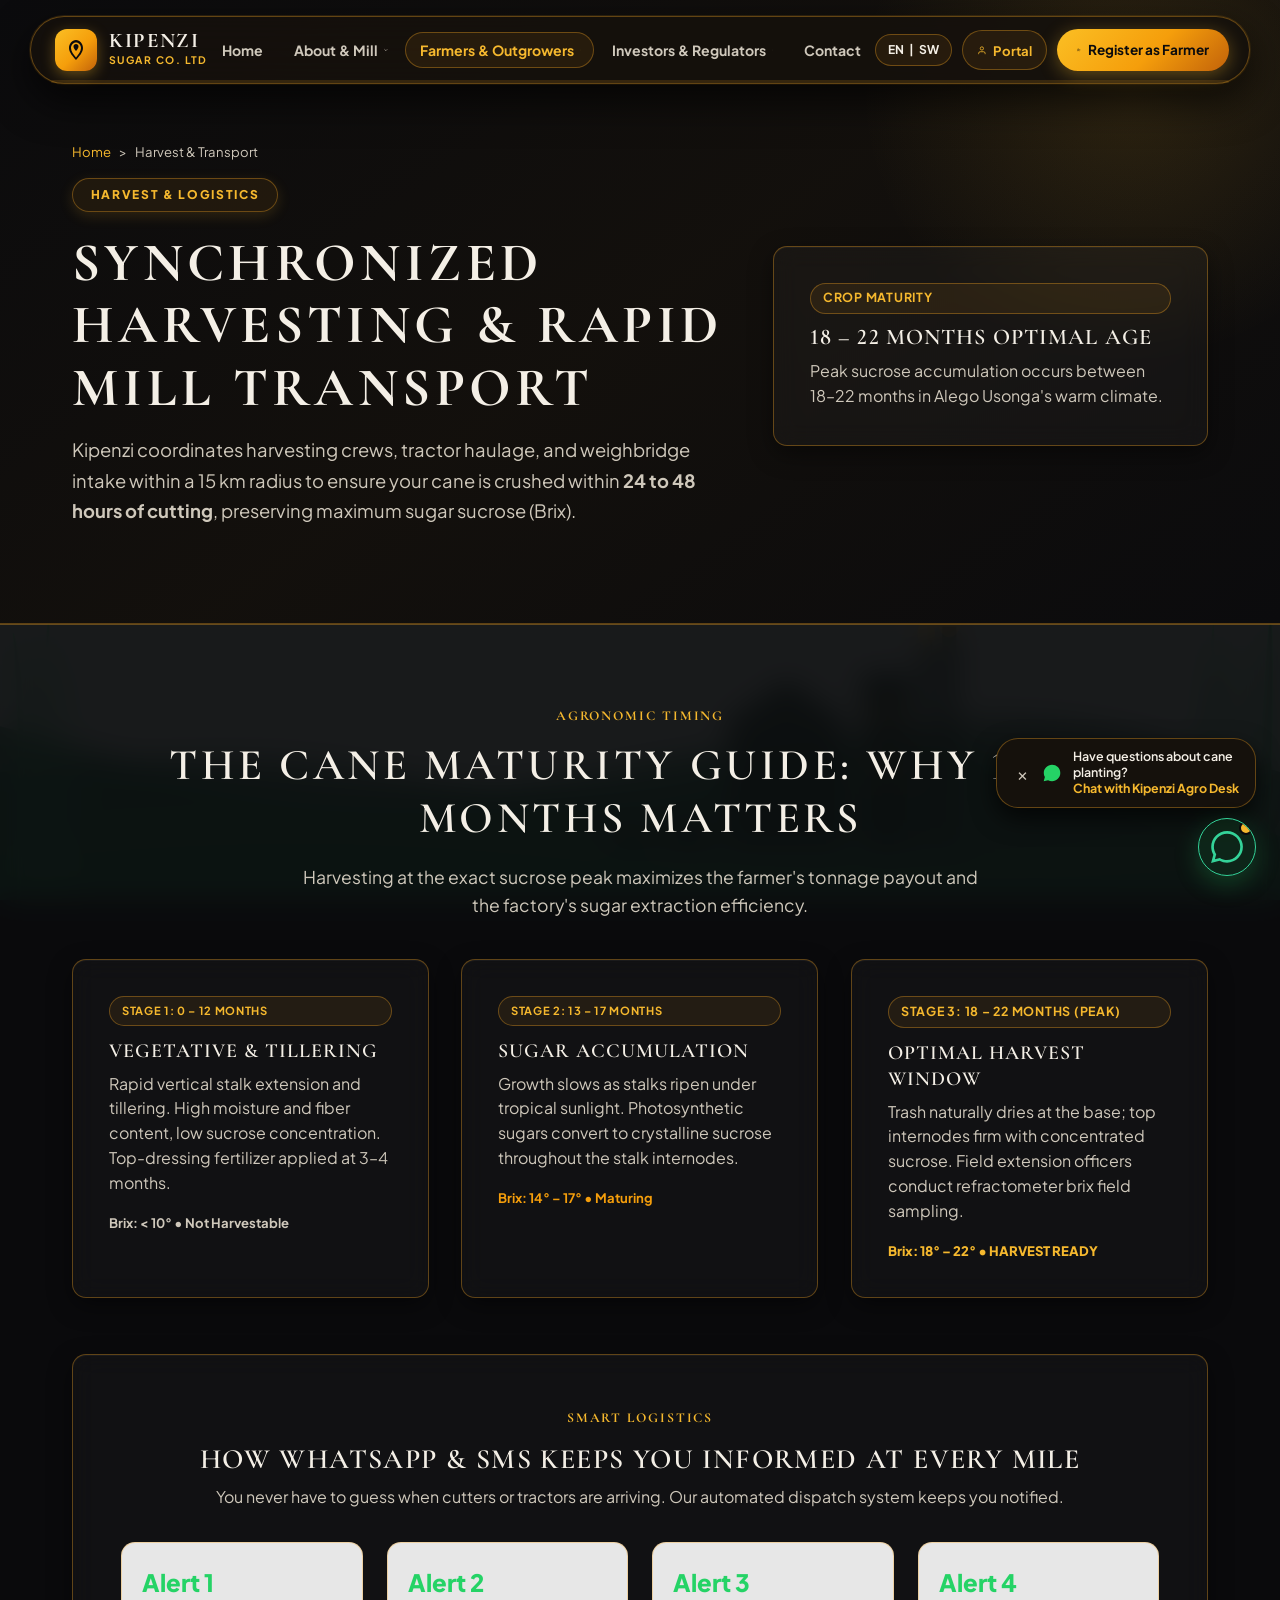
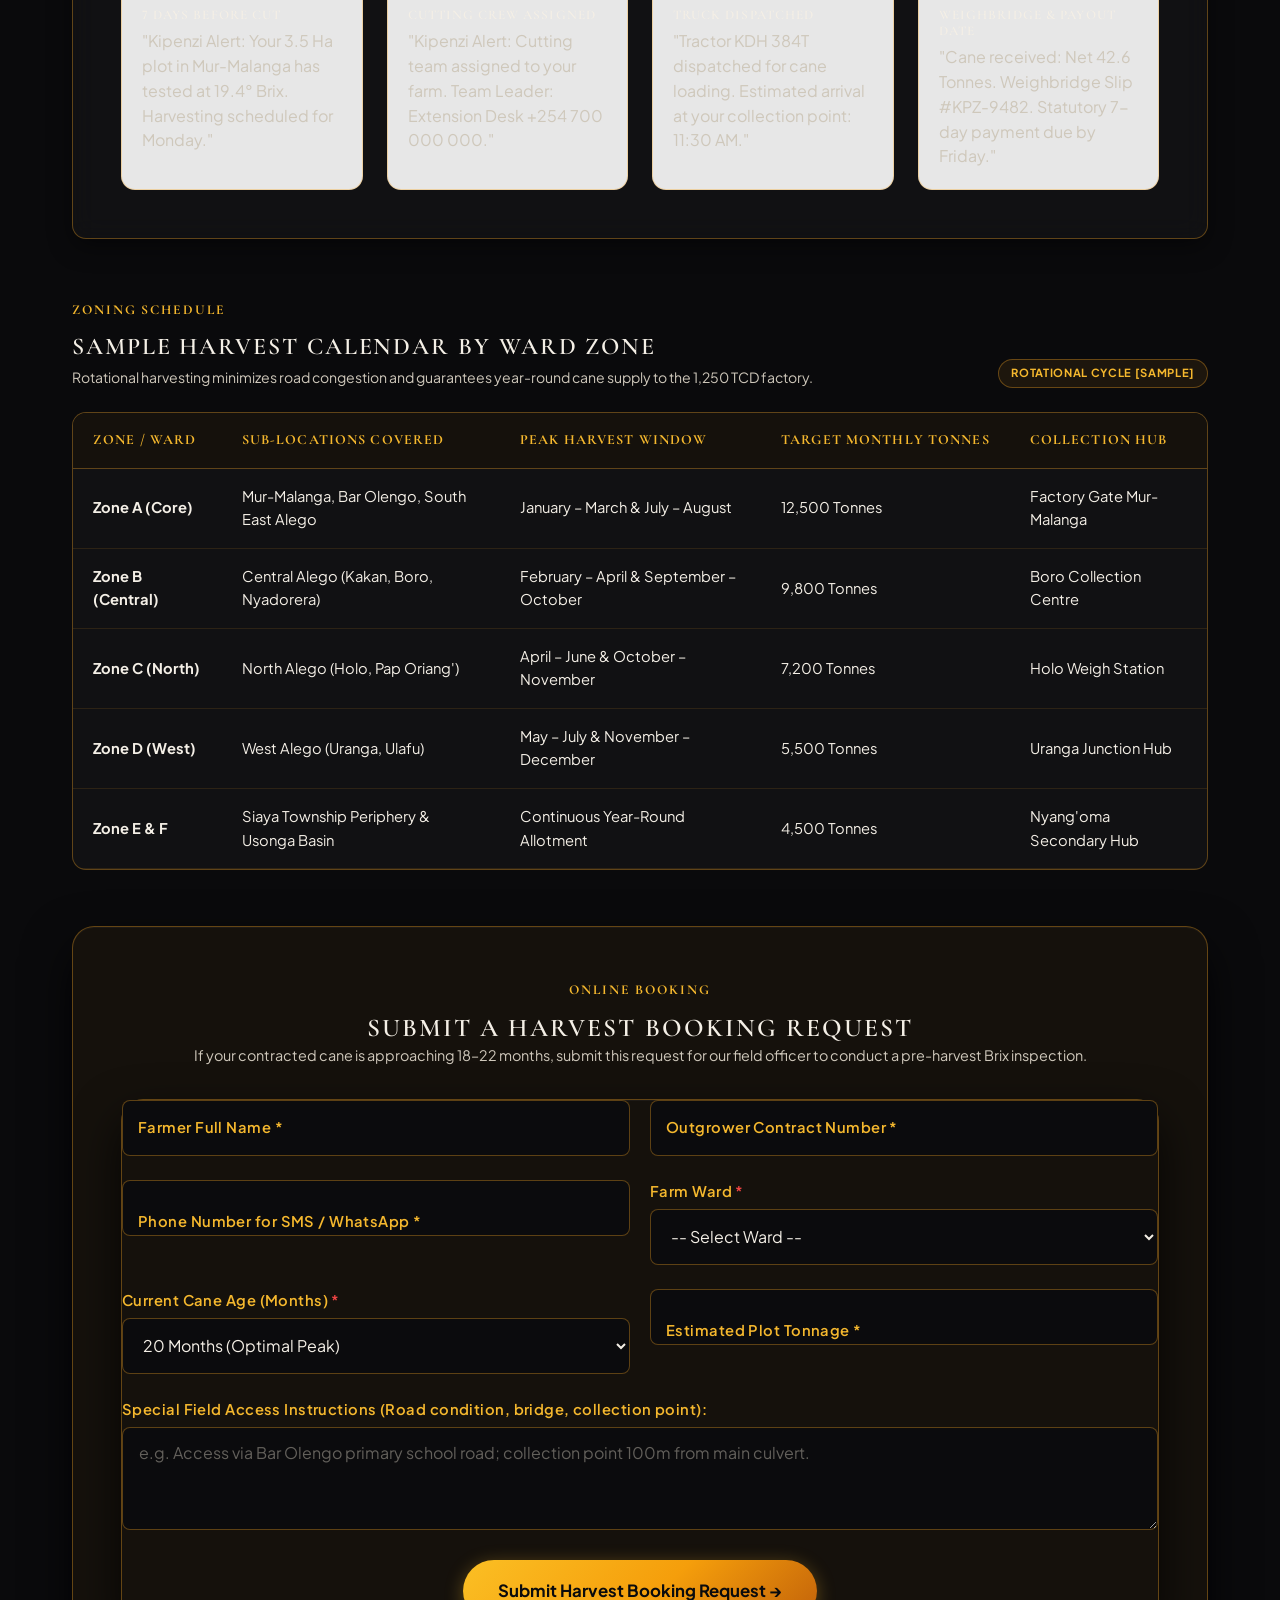
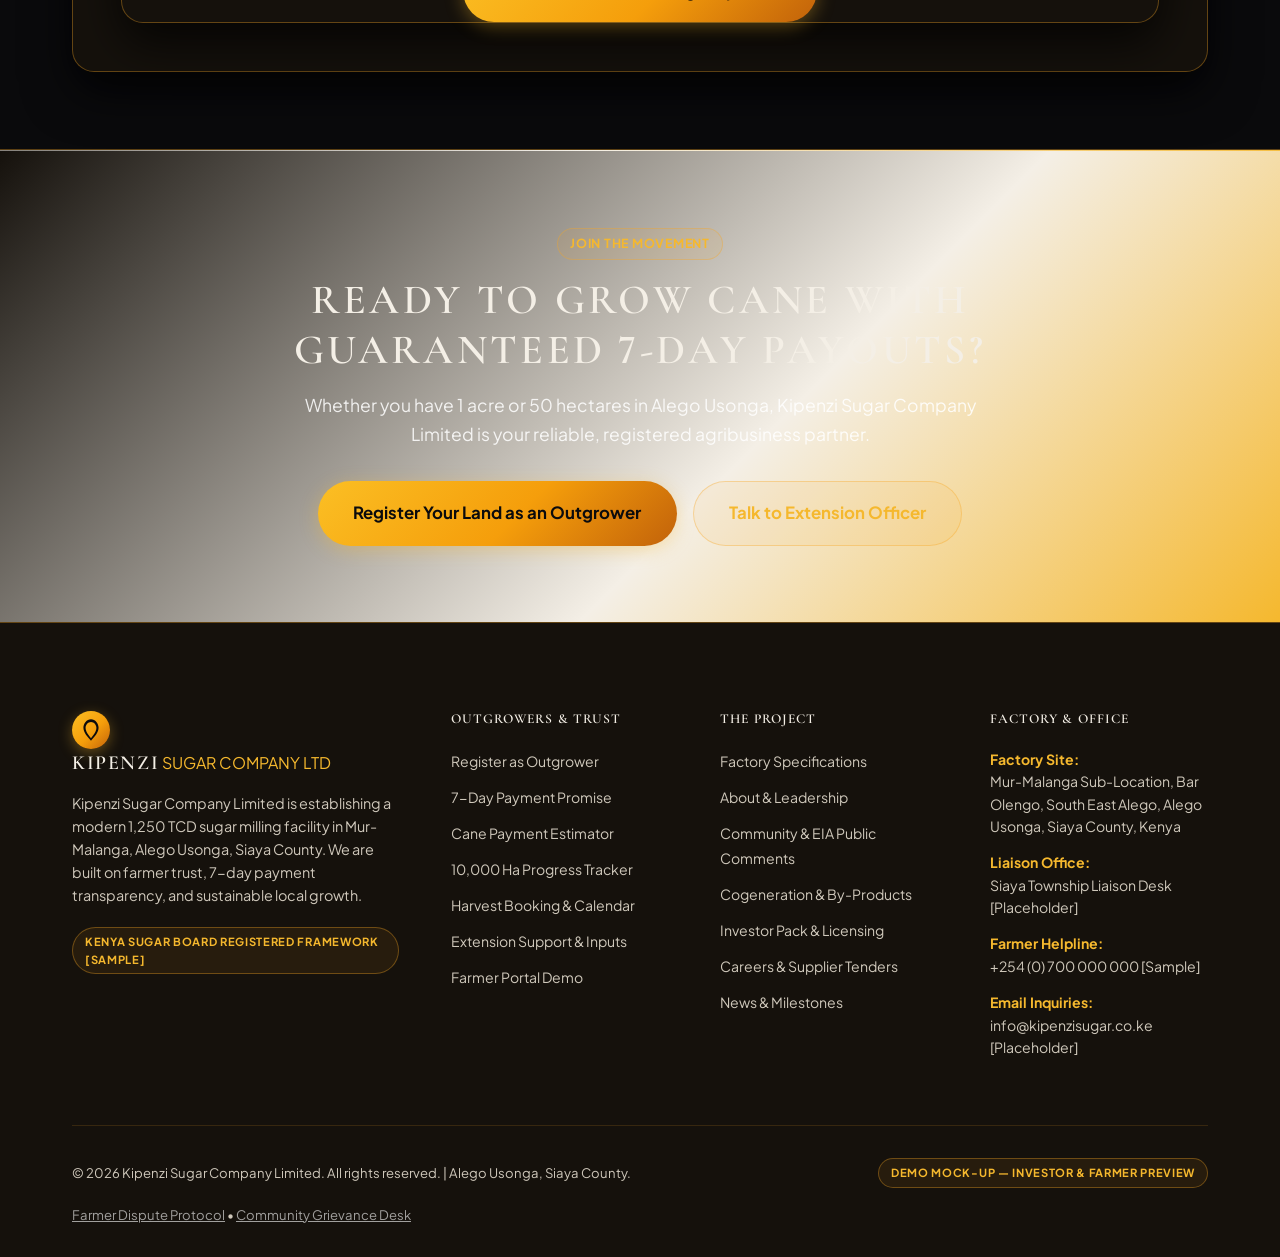
<file: harvest-transport.html>
<!DOCTYPE html>
<html lang="en">
<head>
  <meta charset="UTF-8">
  <meta name="viewport" content="width=device-width, initial-scale=1.0">
  <title>Harvest & Transport Logistics | Kipenzi Sugar Company Limited</title>
  <meta name="description" content="Book your sugarcane harvest, explore our 18-22 month maturity guide, and review the sample harvest calendar across Alego Usonga zones.">
  <link rel="stylesheet" href="styles.css">
</head>
<body data-page="harvest" style="padding-top: 0;">
  <div id="site-header"></div>

  <!-- Page Header -->
  <section class="page-header">
    <div class="container page-header-grid">
      <div class="page-header-content">
        <div class="breadcrumbs">
          <a href="index.html">Home</a> &gt; <span>Harvest &amp; Transport</span>
        </div>
        <span class="page-eyebrow">HARVEST &amp; LOGISTICS</span>
        <h1>Synchronized Harvesting & Rapid Mill Transport</h1>
        <p class="lead">
          Kipenzi coordinates harvesting crews, tractor haulage, and weighbridge intake within a 15 km radius to ensure your cane is crushed within <strong>24 to 48 hours of cutting</strong>, preserving maximum sugar sucrose (Brix).
        </p>
      </div>
      <div>
        <div class="card" style="background: rgba(255,255,255,0.1); border-color: rgba(255,255,255,0.25); color: #fff;">
          <span class="badge badge-orange" style="margin-bottom: 0.5rem;">CROP MATURITY</span>
          <h4 style="color: #fff; margin-bottom: 0.5rem;">18 &ndash; 22 Months Optimal Age</h4>
          <p style="color: rgba(255,255,255,0.85); font-size: 0.88rem; margin-bottom: 0;">
            Peak sucrose accumulation occurs between 18–22 months in Alego Usonga's warm climate.
          </p>
        </div>
      </div>
    </div>
  </section>

  <!-- Cane Maturity Guide (18 to 22 Months) -->
  <section class="section-pad section-readability-overlay">
    <div class="container">
      <div class="text-center">
        <span class="section-eyebrow">Agronomic Timing</span>
        <h2 class="section-title">The Cane Maturity Guide: Why 18–22 Months Matters</h2>
        <p class="section-desc">
          Harvesting at the exact sucrose peak maximizes the farmer's tonnage payout and the factory's sugar extraction efficiency.
        </p>
      </div>

      <div class="grid-3" style="margin-bottom: 3.5rem;">
        <div class="card-glass">
          <span class="badge badge-sample" style="margin-bottom: 0.75rem;">STAGE 1: 0 &ndash; 12 MONTHS</span>
          <h3 style="font-size: 1.25rem; margin-bottom: 0.5rem;">Vegetative & Tillering</h3>
          <p style="font-size: 0.88rem; color: var(--color-text-muted);">
            Rapid vertical stalk extension and tillering. High moisture and fiber content, low sucrose concentration. Top-dressing fertilizer applied at 3–4 months.
          </p>
          <div style="font-size: 0.82rem; font-weight: 700; color: var(--color-text-muted);">Brix: &lt; 10&deg; &bull; Not Harvestable</div>
        </div>

        <div class="card-glass">
          <span class="badge badge-sample" style="margin-bottom: 0.75rem;">STAGE 2: 13 &ndash; 17 MONTHS</span>
          <h3 style="font-size: 1.25rem; margin-bottom: 0.5rem;">Sugar Accumulation</h3>
          <p style="font-size: 0.88rem; color: var(--color-text-muted);">
            Growth slows as stalks ripen under tropical sunlight. Photosynthetic sugars convert to crystalline sucrose throughout the stalk internodes.
          </p>
          <div style="font-size: 0.82rem; font-weight: 700; color: var(--color-warning);">Brix: 14&deg; &ndash; 17&deg; &bull; Maturing</div>
        </div>

        <div class="card-glass" style="border: 2px solid var(--color-primary); background: var(--color-mint-light);">
          <span class="badge badge-mint" style="margin-bottom: 0.75rem;">STAGE 3: 18 &ndash; 22 MONTHS (PEAK)</span>
          <h3 style="font-size: 1.25rem; margin-bottom: 0.5rem; color: var(--color-primary-dark);">Optimal Harvest Window</h3>
          <p style="font-size: 0.88rem; color: var(--color-text-muted);">
            Trash naturally dries at the base; top internodes firm with concentrated sucrose. Field extension officers conduct refractometer brix field sampling.
          </p>
          <div style="font-size: 0.82rem; font-weight: 800; color: var(--color-primary);">Brix: 18&deg; &ndash; 22&deg; &bull; HARVEST READY</div>
        </div>
      </div>

      <!-- Real-Time SMS/WhatsApp Alert Workflow -->
      <div class="card-glass card-glow-border" style="padding: clamp(1.75rem, 4vw, 3rem); margin-bottom: 3.5rem;">
        <div class="text-center" style="margin-bottom: 2rem;">
          <span class="section-eyebrow">Smart Logistics</span>
          <h3 style="font-size: 1.75rem;">How WhatsApp & SMS Keeps You Informed at Every Mile</h3>
          <p style="color: var(--color-text-muted); font-size: 0.92rem;">
            You never have to guess when cutters or tractors are arriving. Our automated dispatch system keeps you notified.
          </p>
        </div>

        <div class="grid-4">
          <div style="background: rgba(255,255,255,0.9); border: 1px solid var(--color-border); border-radius: var(--radius-md); padding: 1.25rem;">
            <div style="color: #25D366; font-size: 1.5rem; font-weight: 800; margin-bottom: 0.4rem;">Alert 1</div>
            <h5 style="margin-bottom: 0.35rem;">7 Days Before Cut</h5>
            <p style="font-size: 0.8rem; color: var(--color-text-muted); margin-bottom: 0;">
              "Kipenzi Alert: Your 3.5 Ha plot in Mur-Malanga has tested at 19.4&deg; Brix. Harvesting scheduled for Monday."
            </p>
          </div>

          <div style="background: rgba(255,255,255,0.9); border: 1px solid var(--color-border); border-radius: var(--radius-md); padding: 1.25rem;">
            <div style="color: #25D366; font-size: 1.5rem; font-weight: 800; margin-bottom: 0.4rem;">Alert 2</div>
            <h5 style="margin-bottom: 0.35rem;">Cutting Crew Assigned</h5>
            <p style="font-size: 0.8rem; color: var(--color-text-muted); margin-bottom: 0;">
              "Kipenzi Alert: Cutting team assigned to your farm. Team Leader: Extension Desk +254 700 000 000."
            </p>
          </div>

          <div style="background: rgba(255,255,255,0.9); border: 1px solid var(--color-border); border-radius: var(--radius-md); padding: 1.25rem;">
            <div style="color: #25D366; font-size: 1.5rem; font-weight: 800; margin-bottom: 0.4rem;">Alert 3</div>
            <h5 style="margin-bottom: 0.35rem;">Truck Dispatched</h5>
            <p style="font-size: 0.8rem; color: var(--color-text-muted); margin-bottom: 0;">
              "Tractor KDH 384T dispatched for cane loading. Estimated arrival at your collection point: 11:30 AM."
            </p>
          </div>

          <div style="background: rgba(255,255,255,0.9); border: 1px solid var(--color-border); border-radius: var(--radius-md); padding: 1.25rem;">
            <div style="color: #25D366; font-size: 1.5rem; font-weight: 800; margin-bottom: 0.4rem;">Alert 4</div>
            <h5 style="margin-bottom: 0.35rem;">Weighbridge & Payout Date</h5>
            <p style="font-size: 0.8rem; color: var(--color-text-muted); margin-bottom: 0;">
              "Cane received: Net 42.6 Tonnes. Weighbridge Slip #KPZ-9482. Statutory 7-day payment due by Friday."
            </p>
          </div>
        </div>
      </div>

      <!-- Sample Harvest Calendar by Zone -->
      <div style="margin-bottom: 3.5rem;">
        <div style="display: flex; justify-content: space-between; align-items: flex-end; flex-wrap: wrap; gap: 1rem; margin-bottom: 1.5rem;">
          <div>
            <span class="section-eyebrow">Zoning Schedule</span>
            <h3 style="font-size: 1.5rem; margin-bottom: 0.25rem;">Sample Harvest Calendar by Ward Zone</h3>
            <p style="color: var(--color-text-muted); font-size: 0.88rem; margin-bottom: 0;">
              Rotational harvesting minimizes road congestion and guarantees year-round cane supply to the 1,250 TCD factory.
            </p>
          </div>
          <span class="badge badge-sample">ROTATIONAL CYCLE [SAMPLE]</span>
        </div>

        <div class="table-responsive">
          <table class="table-custom">
            <thead>
              <tr>
                <th>Zone / Ward</th>
                <th>Sub-Locations Covered</th>
                <th>Peak Harvest Window</th>
                <th>Target Monthly Tonnes</th>
                <th>Collection Hub</th>
              </tr>
            </thead>
            <tbody>
              <tr>
                <td><strong>Zone A (Core)</strong></td>
                <td>Mur-Malanga, Bar Olengo, South East Alego</td>
                <td>January &ndash; March &amp; July &ndash; August</td>
                <td>12,500 Tonnes</td>
                <td>Factory Gate Mur-Malanga</td>
              </tr>
              <tr>
                <td><strong>Zone B (Central)</strong></td>
                <td>Central Alego (Kakan, Boro, Nyadorera)</td>
                <td>February &ndash; April &amp; September &ndash; October</td>
                <td>9,800 Tonnes</td>
                <td>Boro Collection Centre</td>
              </tr>
              <tr>
                <td><strong>Zone C (North)</strong></td>
                <td>North Alego (Holo, Pap Oriang')</td>
                <td>April &ndash; June &amp; October &ndash; November</td>
                <td>7,200 Tonnes</td>
                <td>Holo Weigh Station</td>
              </tr>
              <tr>
                <td><strong>Zone D (West)</strong></td>
                <td>West Alego (Uranga, Ulafu)</td>
                <td>May &ndash; July &amp; November &ndash; December</td>
                <td>5,500 Tonnes</td>
                <td>Uranga Junction Hub</td>
              </tr>
              <tr>
                <td><strong>Zone E &amp; F</strong></td>
                <td>Siaya Township Periphery &amp; Usonga Basin</td>
                <td>Continuous Year-Round Allotment</td>
                <td>4,500 Tonnes</td>
                <td>Nyang'oma Secondary Hub</td>
              </tr>
            </tbody>
          </table>
        </div>
      </div>

      <!-- Harvest Booking Request Form with Floating Labels -->
      <div class="form-glass card-glow-border" id="book">
        <div class="text-center" style="margin-bottom: 2rem;">
          <span class="section-eyebrow text-orange">Online Booking</span>
          <h3 style="font-size: 1.6rem;">Submit a Harvest Booking Request</h3>
          <p style="color: var(--color-text-muted); font-size: 0.9rem;">
            If your contracted cane is approaching 18–22 months, submit this request for our field officer to conduct a pre-harvest Brix inspection.
          </p>
        </div>

        <form id="harvest-booking-form">
          <div class="form-row-2">
            <div class="form-floating-group">
              <input type="text" id="hb-name" class="form-floating-control" placeholder=" " required>
              <label for="hb-name" class="form-floating-label">Farmer Full Name *</label>
            </div>
            <div class="form-floating-group">
              <input type="text" id="hb-id" class="form-floating-control" placeholder=" " required>
              <label for="hb-id" class="form-floating-label">Outgrower Contract Number *</label>
            </div>
          </div>

          <div class="form-row-2">
            <div class="form-floating-group">
              <input type="tel" id="hb-phone" class="form-floating-control" placeholder=" " required>
              <label for="hb-phone" class="form-floating-label">Phone Number for SMS / WhatsApp *</label>
            </div>
            <div class="form-group">
              <label for="hb-ward" class="form-label">Farm Ward <span class="req">*</span></label>
              <select id="hb-ward" class="form-control" style="height: 56px;" required>
                <option value="">-- Select Ward --</option>
                <option value="South East Alego">South East Alego (Mur-Malanga / Bar Olengo)</option>
                <option value="Central Alego">Central Alego</option>
                <option value="North Alego">North Alego</option>
                <option value="West Alego">West Alego</option>
                <option value="Siaya Township">Siaya Township</option>
                <option value="Usonga Ward">Usonga Ward</option>
              </select>
            </div>
          </div>

          <div class="form-row-2">
            <div class="form-group">
              <label for="hb-age" class="form-label">Current Cane Age (Months) <span class="req">*</span></label>
              <select id="hb-age" class="form-control" style="height: 56px;" required>
                <option value="18 Months">18 Months (Minimum Maturity)</option>
                <option value="19 Months">19 Months (High Sucrose)</option>
                <option value="20 Months" selected>20 Months (Optimal Peak)</option>
                <option value="21 Months">21 Months (Peak Maturity)</option>
                <option value="22 Months">22 Months (Harvest Priority)</option>
                <option value="Above 22 Months">Above 22 Months (Urgent Inspection)</option>
              </select>
            </div>
            <div class="form-floating-group">
              <input type="number" id="hb-tonnes" class="form-floating-control" placeholder=" " required>
              <label for="hb-tonnes" class="form-floating-label">Estimated Plot Tonnage *</label>
            </div>
          </div>

          <div class="form-group">
            <label for="hb-notes" class="form-label">Special Field Access Instructions (Road condition, bridge, collection point):</label>
            <textarea id="hb-notes" class="form-control" rows="3" placeholder="e.g. Access via Bar Olengo primary school road; collection point 100m from main culvert."></textarea>
          </div>

          <div style="text-align: center; margin-top: 1.5rem;">
            <button type="submit" class="btn btn-primary btn-lg">
              Submit Harvest Booking Request &rarr;
            </button>
          </div>
        </form>
      </div>
    </div>
  </section>

  <!-- Shared Final CTA Bar -->
  <section class="section-pad section-dark cta-banner" style="text-align: center;">
    <div class="container container-narrow">
      <span class="badge badge-orange" style="margin-bottom: 1rem;">JOIN THE MOVEMENT</span>
      <h2 style="margin-bottom: 1rem; color: #FFFFFF;">Ready to Grow Cane with Guaranteed 7-Day Payouts?</h2>
      <p style="color: rgba(255,255,255,0.85); font-size: 1.1rem; margin-bottom: 2rem;">
        Whether you have 1 acre or 50 hectares in Alego Usonga, Kipenzi Sugar Company Limited is your reliable, registered agribusiness partner.
      </p>
      <div style="display: flex; justify-content: center; flex-wrap: wrap; gap: 1rem;">
        <a href="outgrowers.html#register" class="btn btn-primary btn-lg">
          Register Your Land as an Outgrower
        </a>
        <a href="contact.html" class="btn btn-outline-white btn-lg">
          Talk to Extension Officer
        </a>
      </div>
    </div>
  </section>

  <div id="site-footer"></div>
  <div id="floating-whatsapp"></div>
  <script src="main.js"></script>
</body>
</html>
</file>
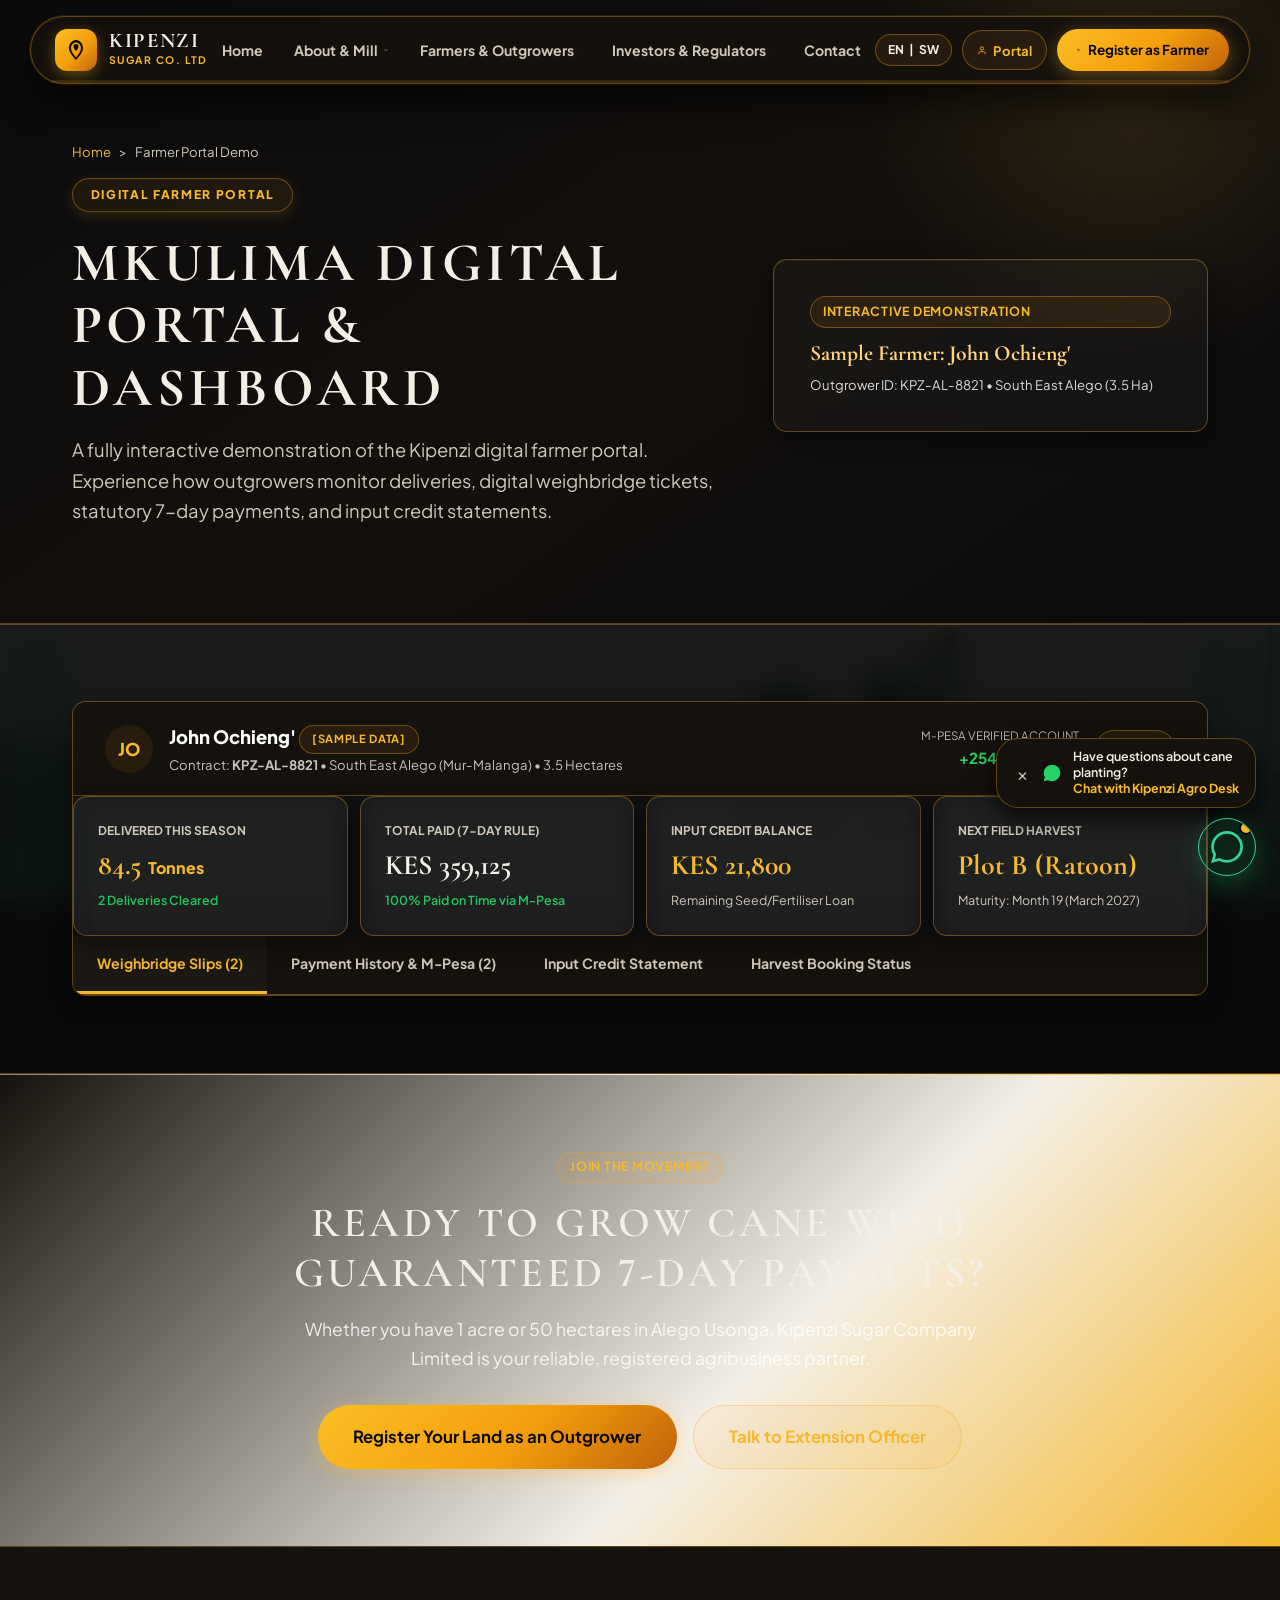
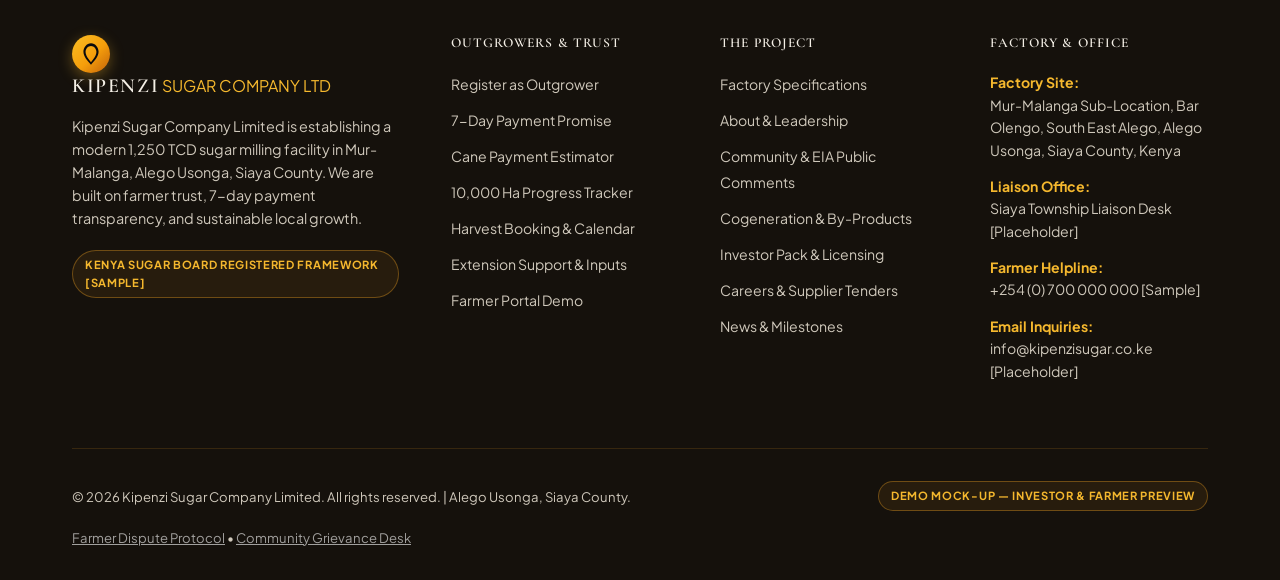
<file: portal.html>
<!DOCTYPE html>
<html lang="en">
<head>
  <meta charset="UTF-8">
  <meta name="viewport" content="width=device-width, initial-scale=1.0">
  <title>Farmer Portal [Interactive Demo] | Kipenzi Sugar Company Limited</title>
  <meta name="description" content="Kipenzi Sugar interactive outgrower portal demo. View real-time weighbridge slips, 7-day payment status, M-Pesa receipts, and input credit balances.">
  <link rel="stylesheet" href="styles.css">
</head>
<body data-page="portal" style="padding-top: 0;">
  <div id="site-header"></div>

  <!-- Page Header -->
  <section class="page-header">
    <div class="container page-header-grid">
      <div class="page-header-content">
        <div class="breadcrumbs">
          <a href="index.html">Home</a> &gt; <span>Farmer Portal Demo</span>
        </div>
        <span class="page-eyebrow">DIGITAL FARMER PORTAL</span>
        <h1>Mkulima Digital Portal &amp; Dashboard</h1>
        <p class="lead">
          A fully interactive demonstration of the Kipenzi digital farmer portal. Experience how outgrowers monitor deliveries, digital weighbridge tickets, statutory 7-day payments, and input credit statements.
        </p>
      </div>
      <div>
        <div class="card" style="background: rgba(255,255,255,0.1); border-color: rgba(255,255,255,0.25); color: #fff;">
          <span class="badge badge-orange" style="margin-bottom: 0.5rem;">INTERACTIVE DEMONSTRATION</span>
          <div style="font-size: 1.35rem; font-family: var(--font-serif); font-weight: 800; color: #FFD27D;">
            Sample Farmer: John Ochieng'
          </div>
          <div style="font-size: 0.82rem; color: rgba(255,255,255,0.85); margin-top: 0.25rem;">Outgrower ID: KPZ-AL-8821 &bull; South East Alego (3.5 Ha)</div>
        </div>
      </div>
    </div>
  </section>

  <!-- Portal Container Section -->
  <section class="section-pad section-readability-overlay">
    <div class="container">
      
      <!-- VIEW A: LOGIN CARD (Initial or when logged out) -->
      <div class="card-glass" id="portal-login-card" style="max-width: 520px; margin: 0 auto; display: none;">
        <div class="text-center" style="margin-bottom: 1.75rem;">
          <div class="brand-emblem" style="margin: 0 auto 1rem; width: 50px; height: 50px;">
            <svg viewBox="0 0 24 24" fill="currentColor"><path d="M12 2C8 2 5 6 5 10c0 4.5 4 8.5 7 12 3-3.5 7-7.5 7-12 0-4-3-8-7-8zm0 17.5c-2.3-2.7-5-6-5-9.5 0-2.8 2.2-5.5 5-5.5s5 2.7 5 5.5c0 3.5-2.7 6.8-5 9.5z"/></svg>
          </div>
          <span class="badge badge-sample" style="margin-bottom: 0.5rem;">OUTGROWER LOGIN DEMO</span>
          <h3 style="font-size: 1.45rem;">Sign In to Your Farmer Account</h3>
          <p style="font-size: 0.85rem; color: var(--color-text-muted);">
            Access your Mur-Malanga weighbridge receipts, M-Pesa payouts, and input records.
          </p>
        </div>

        <form id="portal-login-form">
          <div class="form-floating-group">
            <input type="tel" id="portal-phone" class="form-floating-control" value="0712 345 678" placeholder=" " required>
            <label for="portal-phone" class="form-floating-label">Registered Phone Number</label>
          </div>

          <div class="form-floating-group">
            <input type="password" id="portal-pin" class="form-floating-control" value="1234" placeholder=" " required>
            <label for="portal-pin" class="form-floating-label">Farmer Security PIN</label>
            <div class="form-help">Default Demo PIN: 1234</div>
          </div>

          <button type="submit" class="btn btn-primary" style="width: 100%; margin-top: 0.5rem;">
            Sign In to Dashboard &rarr;
          </button>
        </form>
      </div>

      <!-- VIEW B: ACTIVE SAMPLE DASHBOARD (Displayed by default for demo convenience) -->
      <div class="portal-container card-glow-border" id="portal-dashboard-card">
        <!-- Portal Header Strip -->
        <div class="portal-topbar">
          <div style="display: flex; align-items: center; gap: 1rem;">
            <div style="width: 48px; height: 48px; border-radius: 50%; background: var(--color-mint); color: var(--color-primary); display: flex; align-items: center; justify-content: center; font-weight: 800; font-size: 1.1rem;">
              JO
            </div>
            <div>
              <div style="font-size: 1.15rem; font-weight: 800; color: #FFFFFF;">
                John Ochieng' <span class="badge badge-sample" style="font-size: 0.7rem; vertical-align: middle;">[SAMPLE DATA]</span>
              </div>
              <div style="font-size: 0.82rem; color: rgba(255,255,255,0.75);">
                Contract: <strong>KPZ-AL-8821</strong> &bull; South East Alego (Mur-Malanga) &bull; 3.5 Hectares
              </div>
            </div>
          </div>

          <div style="display: flex; align-items: center; gap: 1rem;">
            <div style="text-align: right;">
              <span style="font-size: 0.72rem; text-transform: uppercase; color: rgba(255,255,255,0.7); display: block;">M-Pesa Verified Account</span>
              <strong style="color: #25D366; font-size: 0.95rem;">+254 712 *** *78</strong>
            </div>
            <button id="portal-logout-btn" class="btn btn-outline-white btn-sm" style="font-size: 0.78rem; padding: 0.35rem 0.85rem;">
              Sign Out
            </button>
          </div>
        </div>

        <!-- Metric Stat Cards -->
        <div style="display: grid; grid-template-columns: repeat(auto-fit, minmax(220px, 1fr)); gap: 12px;">
          <div class="card stat-card" style="background: var(--bg-card); border: 1px solid var(--gold-border); border-radius: var(--radius-md); padding: 1.5rem;">
            <span style="font-size: 0.75rem; text-transform: uppercase; font-weight: 700; color: var(--color-text-muted);">Delivered This Season</span>
            <div style="font-family: var(--font-serif); font-size: 1.75rem; font-weight: 800; color: var(--color-primary); margin: 0.2rem 0;">
              84.5 <span style="font-size: 1rem; font-family: var(--font-sans);">Tonnes</span>
            </div>
            <span style="font-size: 0.78rem; color: var(--color-success); font-weight: 600;">2 Deliveries Cleared</span>
          </div>

          <div class="card stat-card" style="background: var(--bg-card); border: 1px solid var(--gold-border); border-radius: var(--radius-md); padding: 1.5rem;">
            <span style="font-size: 0.75rem; text-transform: uppercase; font-weight: 700; color: var(--color-text-muted);">Total Paid (7-Day Rule)</span>
            <div style="font-family: var(--font-serif); font-size: 1.75rem; font-weight: 800; color: var(--color-primary-dark); margin: 0.2rem 0;">
              KES 359,125
            </div>
            <span style="font-size: 0.78rem; color: var(--color-success); font-weight: 600;">100% Paid on Time via M-Pesa</span>
          </div>

          <div class="card stat-card" style="background: var(--bg-card); border: 1px solid var(--gold-border); border-radius: var(--radius-md); padding: 1.5rem;">
            <span style="font-size: 0.75rem; text-transform: uppercase; font-weight: 700; color: var(--color-text-muted);">Input Credit Balance</span>
            <div style="font-family: var(--font-serif); font-size: 1.75rem; font-weight: 800; color: var(--color-accent); margin: 0.2rem 0;">
              KES 21,800
            </div>
            <span style="font-size: 0.78rem; color: var(--color-text-muted);">Remaining Seed/Fertiliser Loan</span>
          </div>

          <div class="card stat-card" style="background: var(--bg-card); border: 1px solid var(--gold-border); border-radius: var(--radius-md); padding: 1.5rem;">
            <span style="font-size: 0.75rem; text-transform: uppercase; font-weight: 700; color: var(--color-text-muted);">Next Field Harvest</span>
            <div style="font-family: var(--font-serif); font-size: 1.75rem; font-weight: 800; color: var(--color-primary); margin: 0.2rem 0;">
              Plot B (Ratoon)
            </div>
            <span style="font-size: 0.78rem; color: var(--color-text-muted);">Maturity: Month 19 (March 2027)</span>
          </div>
        </div>

        <!-- Tabbed Navigation -->
        <div class="portal-nav-tabs">
          <button class="portal-tab-btn active" data-tab-target="tab-deliveries">
            Weighbridge Slips (2)
          </button>
          <button class="portal-tab-btn" data-tab-target="tab-payouts">
            Payment History &amp; M-Pesa (2)
          </button>
          <button class="portal-tab-btn" data-tab-target="tab-credit">
            Input Credit Statement
          </button>
          <button class="portal-tab-btn" data-tab-target="tab-harvest">
            Harvest Booking Status
          </button>
        </div>

        <!-- Tab 1: Weighbridge Slips -->
        <div class="portal-body portal-tab-pane" id="tab-deliveries">
          <div style="display: flex; justify-content: space-between; align-items: center; margin-bottom: 1.25rem;">
            <div>
              <h4 style="margin-bottom: 0.2rem;">Certified Electronic Weighbridge Slips</h4>
              <p style="font-size: 0.85rem; color: var(--color-text-muted); margin-bottom: 0;">Automated tickets recorded at Mur-Malanga factory weigh station.</p>
            </div>
            <span class="badge badge-mint">Sugar Board Verified</span>
          </div>

          <div class="table-responsive">
            <table class="table-custom">
              <thead>
                <tr>
                  <th>Slip ID</th>
                  <th>Date &amp; Time</th>
                  <th>Vehicle No.</th>
                  <th>Gross Weight</th>
                  <th>Tare Weight</th>
                  <th>Net Cane</th>
                  <th>Sucrose (Brix)</th>
                  <th>Status</th>
                </tr>
              </thead>
              <tbody>
                <tr>
                  <td><strong>#KPZ-WB-2026-9041</strong></td>
                  <td>14 Oct 2026, 10:45 AM</td>
                  <td>KDH 384T (Tractor)</td>
                  <td>48,200 kg</td>
                  <td>6,100 kg</td>
                  <td><strong>42.10 Tonnes</strong></td>
                  <td>19.8&deg; (High Quality)</td>
                  <td><span class="badge badge-mint">Processed &amp; Paid</span></td>
                </tr>
                <tr>
                  <td><strong>#KPZ-WB-2026-9018</strong></td>
                  <td>12 Oct 2026, 02:15 PM</td>
                  <td>KDK 712L (Truck)</td>
                  <td>48,550 kg</td>
                  <td>6,150 kg</td>
                  <td><strong>42.40 Tonnes</strong></td>
                  <td>19.4&deg; (Standard)</td>
                  <td><span class="badge badge-mint">Processed &amp; Paid</span></td>
                </tr>
              </tbody>
            </table>
          </div>
        </div>

        <!-- Tab 2: Payouts & M-Pesa -->
        <div class="portal-body portal-tab-pane" id="tab-payouts" style="display: none;">
          <div style="display: flex; justify-content: space-between; align-items: center; margin-bottom: 1.25rem;">
            <div>
              <h4 style="margin-bottom: 0.2rem;">Statutory 7-Day Payment Receipts</h4>
              <p style="font-size: 0.85rem; color: var(--color-text-muted); margin-bottom: 0;">Disbursed directly via M-Pesa bulk escrow.</p>
            </div>
            <span class="badge badge-sample">ZERO LATE PAYMENT INTEREST [PAID ON TIME]</span>
          </div>

          <div class="table-responsive">
            <table class="table-custom">
              <thead>
                <tr>
                  <th>Voucher ID</th>
                  <th>Delivery Ref</th>
                  <th>Gross Cane</th>
                  <th>Loan Recovered</th>
                  <th>Net Disbursed</th>
                  <th>M-Pesa Reference</th>
                  <th>Payment Date</th>
                </tr>
              </thead>
              <tbody>
                <tr>
                  <td><strong>#PV-2026-0814</strong></td>
                  <td>#KPZ-WB-9041</td>
                  <td>KES 214,710</td>
                  <td>- KES 35,785</td>
                  <td><strong style="color: var(--color-primary);">KES 178,925</strong></td>
                  <td><span class="badge badge-mint">QJK8912LX4 (M-Pesa)</span></td>
                  <td>19 Oct 2026 (Day 5)</td>
                </tr>
                <tr>
                  <td><strong>#PV-2026-0792</strong></td>
                  <td>#KPZ-WB-9018</td>
                  <td>KES 216,240</td>
                  <td>- KES 36,040</td>
                  <td><strong style="color: var(--color-primary);">KES 180,200</strong></td>
                  <td><span class="badge badge-mint">QJJ4581MN9 (M-Pesa)</span></td>
                  <td>17 Oct 2026 (Day 5)</td>
                </tr>
              </tbody>
            </table>
          </div>
        </div>

        <!-- Tab 3: Input Credit Statement -->
        <div class="portal-body portal-tab-pane" id="tab-credit" style="display: none;">
          <div style="display: flex; justify-content: space-between; align-items: center; margin-bottom: 1.25rem;">
            <div>
              <h4 style="margin-bottom: 0.2rem;">Input Advance &amp; Recovery Ledger</h4>
              <p style="font-size: 0.85rem; color: var(--color-text-muted); margin-bottom: 0;">Itemized breakdown of tractor services, seed, and fertilizer.</p>
            </div>
            <div style="font-weight: 700; color: var(--color-primary-dark);">
              Remaining Due: <span style="color: var(--color-accent);">KES 21,800</span>
            </div>
          </div>

          <div class="table-responsive">
            <table class="table-custom">
              <thead>
                <tr>
                  <th>Date</th>
                  <th>Item / Support Service</th>
                  <th>Debit (Advance)</th>
                  <th>Credit (Harvest Recovery)</th>
                  <th>Running Balance</th>
                </tr>
              </thead>
              <tbody>
                <tr>
                  <td>15 Mar 2025</td>
                  <td>Tractor Plowing &amp; Furrowing (3.5 Ha)</td>
                  <td>KES 42,000</td>
                  <td>&mdash;</td>
                  <td>KES 42,000</td>
                </tr>
                <tr>
                  <td>22 Mar 2025</td>
                  <td>Certified Seed Cane Setts (24.5 Tonnes)</td>
                  <td>KES 98,000</td>
                  <td>&mdash;</td>
                  <td>KES 140,000</td>
                </tr>
                <tr>
                  <td>10 Jun 2025</td>
                  <td>Top-Dressing Fertilizer (CAN - 7 Bags)</td>
                  <td>KES 24,500</td>
                  <td>&mdash;</td>
                  <td>KES 164,500</td>
                </tr>
                <tr style="background: var(--color-mint-light);">
                  <td>17 Oct 2026</td>
                  <td>Harvest Deduction (Slip #9018)</td>
                  <td>&mdash;</td>
                  <td>KES 36,040</td>
                  <td>KES 128,460</td>
                </tr>
                <tr style="background: var(--color-mint-light);">
                  <td>19 Oct 2026</td>
                  <td>Harvest Deduction (Slip #9041)</td>
                  <td>&mdash;</td>
                  <td>KES 35,785</td>
                  <td><strong style="color: var(--color-accent);">KES 21,800</strong></td>
                </tr>
              </tbody>
            </table>
          </div>
        </div>

        <!-- Tab 4: Harvest Booking Status -->
        <div class="portal-body portal-tab-pane" id="tab-harvest" style="display: none;">
          <div style="display: flex; justify-content: space-between; align-items: center; margin-bottom: 1.25rem;">
            <div>
              <h4 style="margin-bottom: 0.2rem;">Active Farm Plots &amp; Harvest Schedule</h4>
              <p style="font-size: 0.85rem; color: var(--color-text-muted); margin-bottom: 0;">Crop age and scheduled transport dispatches.</p>
            </div>
            <a href="harvest-transport.html#book" class="btn btn-primary btn-sm">Book Next Plot Harvest</a>
          </div>

          <div class="table-responsive">
            <table class="table-custom">
              <thead>
                <tr>
                  <th>Plot Identifier</th>
                  <th>Acreage</th>
                  <th>Variety</th>
                  <th>Crop Age</th>
                  <th>Status</th>
                  <th>Scheduled Action</th>
                </tr>
              </thead>
              <tbody>
                <tr>
                  <td><strong>Plot A (Mur-Malanga East)</strong></td>
                  <td>2.0 Hectares</td>
                  <td>KEN 83-737 (High Brix)</td>
                  <td>Harvested (Ratoon 1)</td>
                  <td><span class="badge badge-mint">Harvest Completed</span></td>
                  <td>Ratoon blanketing applied</td>
                </tr>
                <tr>
                  <td><strong>Plot B (Bar Olengo Road)</strong></td>
                  <td>1.5 Hectares</td>
                  <td>D 8484</td>
                  <td>15.5 Months</td>
                  <td><span class="badge badge-sample">Maturing (Brix 16.2&deg;)</span></td>
                  <td>Inspection scheduled at 18 Months (Feb 2027)</td>
                </tr>
              </tbody>
            </table>
          </div>
        </div>
      </div>
    </div>
  </section>

  <!-- Shared Final CTA Bar -->
  <section class="section-pad section-dark cta-banner" style="text-align: center;">
    <div class="container container-narrow">
      <span class="badge badge-orange" style="margin-bottom: 1rem;">JOIN THE MOVEMENT</span>
      <h2 style="margin-bottom: 1rem; color: #FFFFFF;">Ready to Grow Cane with Guaranteed 7-Day Payouts?</h2>
      <p style="color: rgba(255,255,255,0.85); font-size: 1.1rem; margin-bottom: 2rem;">
        Whether you have 1 acre or 50 hectares in Alego Usonga, Kipenzi Sugar Company Limited is your reliable, registered agribusiness partner.
      </p>
      <div style="display: flex; justify-content: center; flex-wrap: wrap; gap: 1rem;">
        <a href="outgrowers.html#register" class="btn btn-primary btn-lg">
          Register Your Land as an Outgrower
        </a>
        <a href="contact.html" class="btn btn-outline-white btn-lg">
          Talk to Extension Officer
        </a>
      </div>
    </div>
  </section>

  <div id="site-footer"></div>
  <div id="floating-whatsapp"></div>
  <script src="main.js"></script>
</body>
</html>
</file>
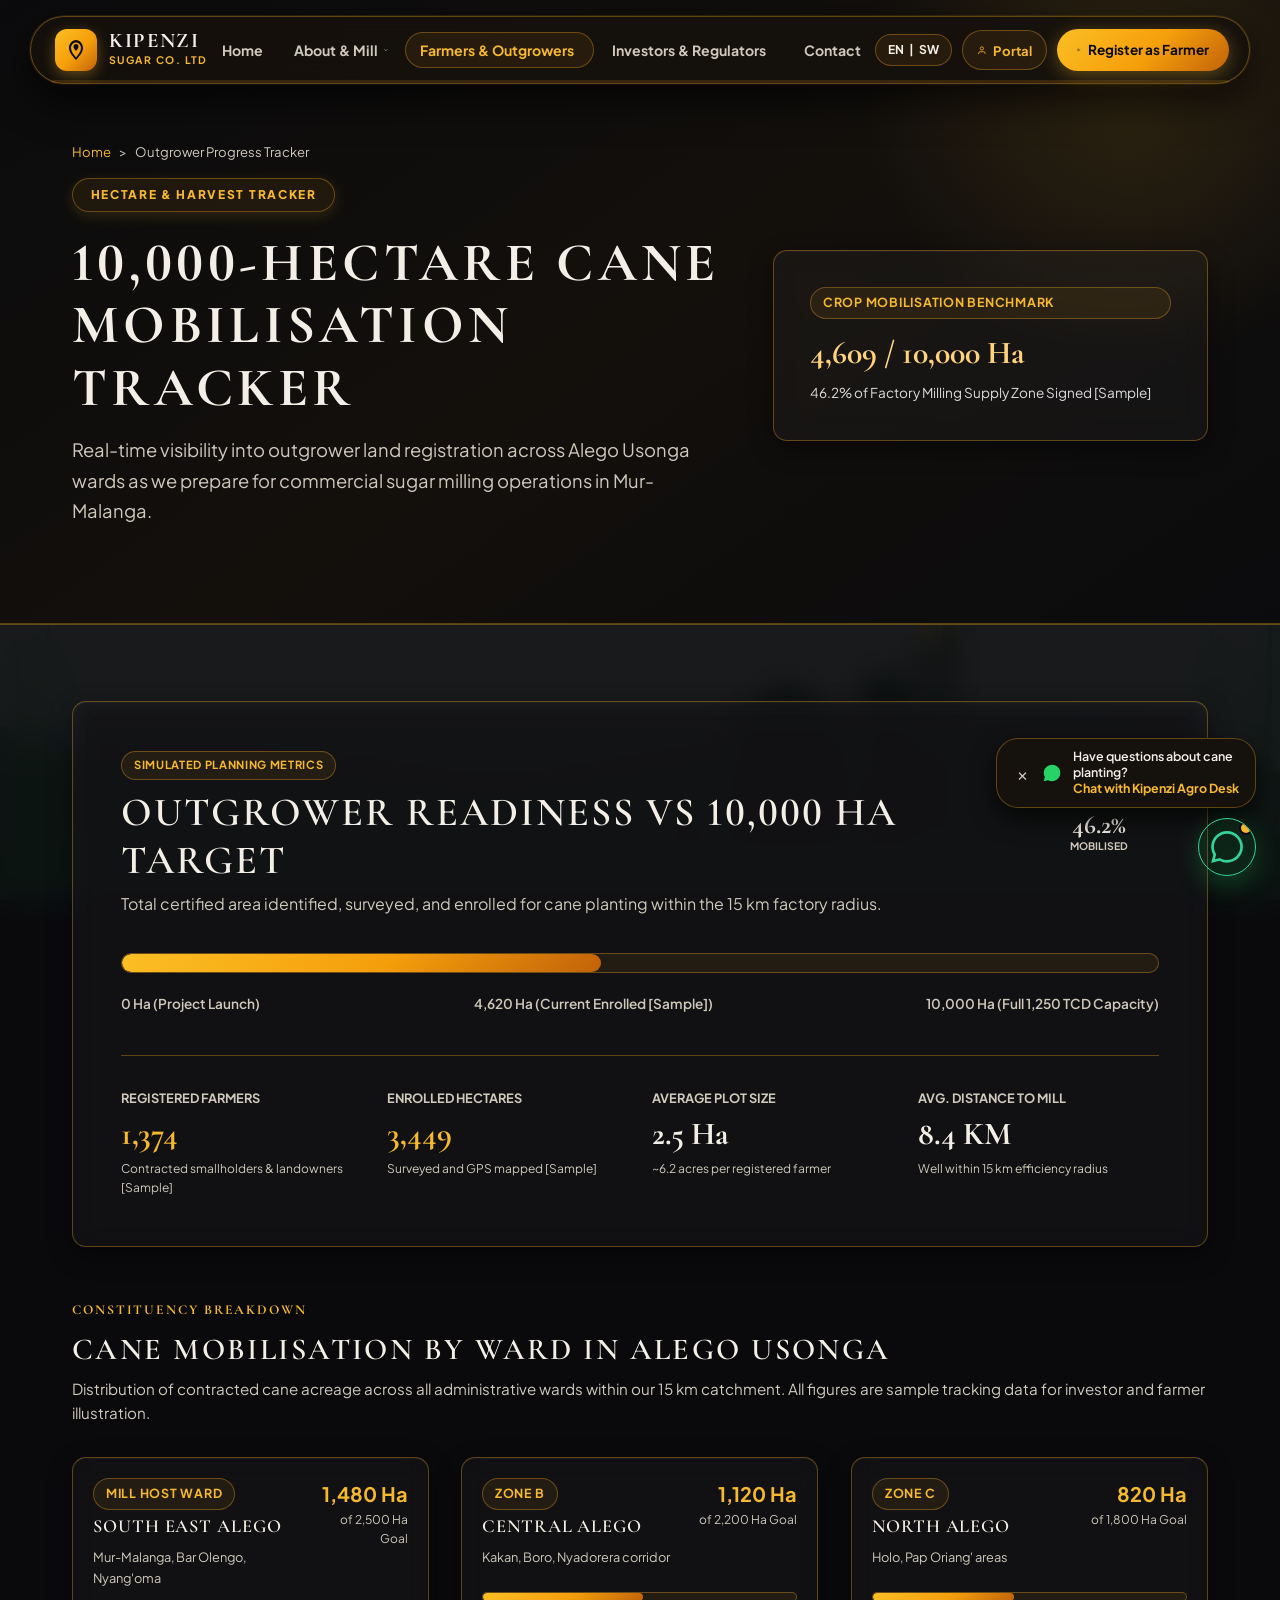
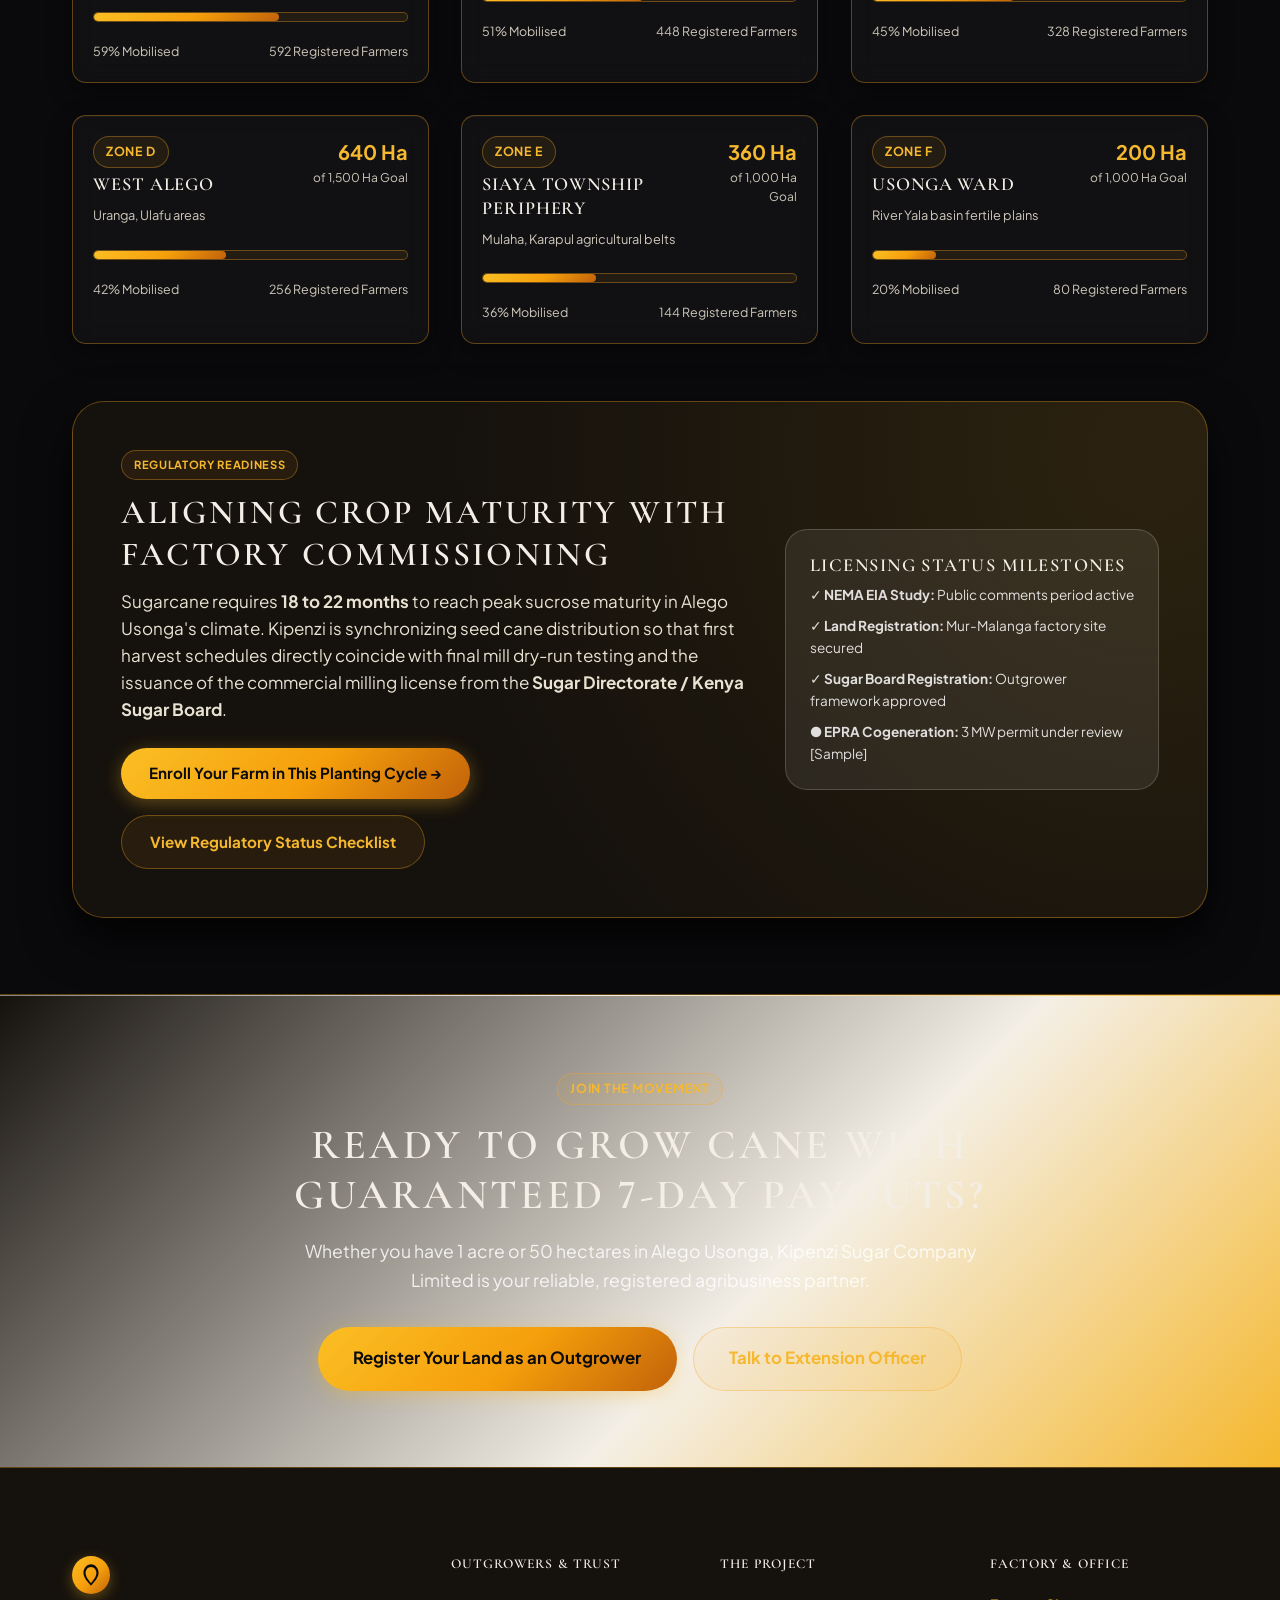
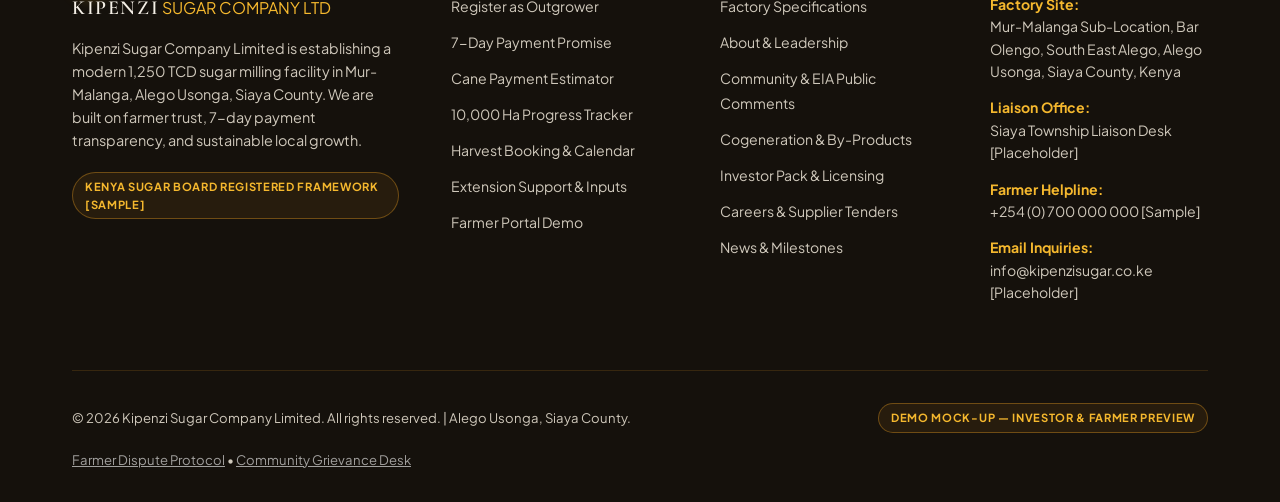
<file: tracker.html>
<!DOCTYPE html>
<html lang="en">
<head>
  <meta charset="UTF-8">
  <meta name="viewport" content="width=device-width, initial-scale=1.0">
  <title>Outgrower Progress Tracker | Kipenzi Sugar Company Limited</title>
  <meta name="description" content="Live progress tracker of registered outgrower farmers and hectares towards the 10,000-hectare target in Alego Usonga, Siaya County.">
  <link rel="stylesheet" href="styles.css">
</head>
<body data-page="tracker" style="padding-top: 0;">
  <div id="site-header"></div>

  <!-- Page Header -->
  <section class="page-header">
    <div class="container page-header-grid">
      <div class="page-header-content">
        <div class="breadcrumbs">
          <a href="index.html">Home</a> &gt; <span>Outgrower Progress Tracker</span>
        </div>
        <span class="page-eyebrow">HECTARE &amp; HARVEST TRACKER</span>
        <h1>10,000-Hectare Cane Mobilisation Tracker</h1>
        <p class="lead">
          Real-time visibility into outgrower land registration across Alego Usonga wards as we prepare for commercial sugar milling operations in Mur-Malanga.
        </p>
      </div>
      <div>
        <div class="card" style="background: rgba(255,255,255,0.1); border-color: rgba(255,255,255,0.25); color: #fff;">
          <span class="badge badge-orange" style="margin-bottom: 0.5rem;">CROP MOBILISATION BENCHMARK</span>
          <div style="font-size: 2rem; font-family: var(--font-serif); font-weight: 800; color: #FFD27D;">
            <span data-count-target="4620" data-decimals="0">4,620</span> / 10,000 Ha
          </div>
          <div style="font-size: 0.85rem; color: rgba(255,255,255,0.85); margin-top: 0.25rem;">46.2% of Factory Milling Supply Zone Signed [Sample]</div>
        </div>
      </div>
    </div>
  </section>

  <!-- Big Cumulative Tracker Strip with Animated SVG Circular Ring -->
  <section class="section-pad section-readability-overlay">
    <div class="container">
      <div class="card" style="padding: clamp(1.75rem, 4vw, 3rem); margin-bottom: 3rem;">
        <div style="display: grid; grid-template-columns: 1fr auto; gap: 2rem; align-items: center; margin-bottom: 1.5rem;">
          <div>
            <span class="badge badge-sample">SIMULATED PLANNING METRICS</span>
            <h2 style="font-size: clamp(1.8rem, 3.5vw, 2.5rem); margin-top: 0.5rem;">Outgrower Readiness vs 10,000 Ha Target</h2>
            <p style="color: var(--color-text-muted); margin-bottom: 0;">
              Total certified area identified, surveyed, and enrolled for cane planting within the 15 km factory radius.
            </p>
          </div>

          <!-- Circular Animated Progress Gauge (46.2%) -->
          <div style="display: flex; flex-direction: column; align-items: center; justify-content: center;">
            <div style="position: relative; width: 120px; height: 120px;">
              <svg class="progress-ring" viewBox="0 0 100 100" style="transform: rotate(-90deg); width: 100%; height: 100%;">
                <circle cx="50" cy="50" r="45" fill="none" stroke="#E6F5EE" stroke-width="8"/>
                <circle cx="50" cy="50" r="45" fill="none" stroke="var(--color-primary)" stroke-width="8"
                        stroke-dasharray="283" stroke-dashoffset="152" stroke-linecap="round"/>
              </svg>
              <div style="position: absolute; inset: 0; display: flex; flex-direction: column; align-items: center; justify-content: center;">
                <span style="font-family: var(--font-serif); font-size: 1.6rem; font-weight: 800; color: var(--color-primary-dark); line-height: 1;">46.2%</span>
                <span style="font-size: 0.65rem; font-weight: 700; color: var(--color-text-muted); text-transform: uppercase;">Mobilised</span>
              </div>
            </div>
          </div>
        </div>

        <!-- Animated Linear Progress Bar -->
        <div class="progress-bar-container" style="height: 20px;">
          <div class="progress-bar-fill" style="width: 46.2%;"></div>
        </div>

        <div style="display: flex; justify-content: space-between; font-size: 0.85rem; color: var(--color-text-muted); font-weight: 600; margin-top: 0.5rem;">
          <span>0 Ha (Project Launch)</span>
          <span>4,620 Ha (Current Enrolled [Sample])</span>
          <span>10,000 Ha (Full 1,250 TCD Capacity)</span>
        </div>

        <!-- Metric highlights -->
        <div class="grid-4" style="margin-top: 2.5rem; border-top: 1px solid var(--color-border); padding-top: 2rem;">
          <div>
            <div style="font-size: 0.8rem; text-transform: uppercase; font-weight: 700; color: var(--color-text-muted);">Registered Farmers</div>
            <div style="font-size: 2rem; font-family: var(--font-serif); font-weight: 800; color: var(--color-primary);" data-count-target="1840">1,840</div>
            <div style="font-size: 0.75rem; color: var(--color-text-muted);">Contracted smallholders &amp; landowners [Sample]</div>
          </div>
          <div>
            <div style="font-size: 0.8rem; text-transform: uppercase; font-weight: 700; color: var(--color-text-muted);">Enrolled Hectares</div>
            <div style="font-size: 2rem; font-family: var(--font-serif); font-weight: 800; color: var(--color-accent);" data-count-target="4620">4,620</div>
            <div style="font-size: 0.75rem; color: var(--color-text-muted);">Surveyed and GPS mapped [Sample]</div>
          </div>
          <div>
            <div style="font-size: 0.8rem; text-transform: uppercase; font-weight: 700; color: var(--color-text-muted);">Average Plot Size</div>
            <div style="font-size: 2rem; font-family: var(--font-serif); font-weight: 800; color: var(--color-primary-dark);">2.5 Ha</div>
            <div style="font-size: 0.75rem; color: var(--color-text-muted);">~6.2 acres per registered farmer</div>
          </div>
          <div>
            <div style="font-size: 0.8rem; text-transform: uppercase; font-weight: 700; color: var(--color-text-muted);">Avg. Distance to Mill</div>
            <div style="font-size: 2rem; font-family: var(--font-serif); font-weight: 800; color: var(--color-primary-dark);">8.4 KM</div>
            <div style="font-size: 0.75rem; color: var(--color-text-muted);">Well within 15 km efficiency radius</div>
          </div>
        </div>
      </div>

      <!-- Ward by Ward Breakdown with 3D Tilt Cards -->
      <div style="margin-bottom: 2rem;">
        <span class="section-eyebrow">Constituency Breakdown</span>
        <h3 style="margin-bottom: 0.5rem;">Cane Mobilisation by Ward in Alego Usonga</h3>
        <p style="color: var(--color-text-muted); font-size: 0.95rem;">
          Distribution of contracted cane acreage across all administrative wards within our 15 km catchment. All figures are sample tracking data for investor and farmer illustration.
        </p>
      </div>

      <div class="grid-3" style="margin-bottom: 3.5rem;">
        <!-- Ward 1 -->
        <div class="card-glass ward-card">
          <div style="display: flex; justify-content: space-between; align-items: flex-start; margin-bottom: 0.75rem;">
            <div>
              <span class="badge badge-mint">MILL HOST WARD</span>
              <h4 style="margin-top: 0.35rem; font-size: 1.15rem;">South East Alego</h4>
              <div style="font-size: 0.8rem; color: var(--color-text-muted);">Mur-Malanga, Bar Olengo, Nyang'oma</div>
            </div>
            <div style="text-align: right;">
              <strong style="color: var(--color-primary); font-size: 1.25rem;">1,480 Ha</strong>
              <div style="font-size: 0.75rem; color: var(--color-text-muted);">of 2,500 Ha Goal</div>
            </div>
          </div>
          <div class="progress-bar-container" style="height: 10px;">
            <div class="progress-bar-fill" style="width: 59%;"></div>
          </div>
          <div style="display: flex; justify-content: space-between; font-size: 0.78rem; color: var(--color-text-muted); margin-top: 0.5rem;">
            <span>59% Mobilised</span>
            <span>592 Registered Farmers</span>
          </div>
        </div>

        <!-- Ward 2 -->
        <div class="card-glass ward-card">
          <div style="display: flex; justify-content: space-between; align-items: flex-start; margin-bottom: 0.75rem;">
            <div>
              <span class="badge badge-orange">ZONE B</span>
              <h4 style="margin-top: 0.35rem; font-size: 1.15rem;">Central Alego</h4>
              <div style="font-size: 0.8rem; color: var(--color-text-muted);">Kakan, Boro, Nyadorera corridor</div>
            </div>
            <div style="text-align: right;">
              <strong style="color: var(--color-primary); font-size: 1.25rem;">1,120 Ha</strong>
              <div style="font-size: 0.75rem; color: var(--color-text-muted);">of 2,200 Ha Goal</div>
            </div>
          </div>
          <div class="progress-bar-container" style="height: 10px;">
            <div class="progress-bar-fill" style="width: 51%;"></div>
          </div>
          <div style="display: flex; justify-content: space-between; font-size: 0.78rem; color: var(--color-text-muted); margin-top: 0.5rem;">
            <span>51% Mobilised</span>
            <span>448 Registered Farmers</span>
          </div>
        </div>

        <!-- Ward 3 -->
        <div class="card-glass ward-card">
          <div style="display: flex; justify-content: space-between; align-items: flex-start; margin-bottom: 0.75rem;">
            <div>
              <span class="badge badge-mint">ZONE C</span>
              <h4 style="margin-top: 0.35rem; font-size: 1.15rem;">North Alego</h4>
              <div style="font-size: 0.8rem; color: var(--color-text-muted);">Holo, Pap Oriang' areas</div>
            </div>
            <div style="text-align: right;">
              <strong style="color: var(--color-primary); font-size: 1.25rem;">820 Ha</strong>
              <div style="font-size: 0.75rem; color: var(--color-text-muted);">of 1,800 Ha Goal</div>
            </div>
          </div>
          <div class="progress-bar-container" style="height: 10px;">
            <div class="progress-bar-fill" style="width: 45%;"></div>
          </div>
          <div style="display: flex; justify-content: space-between; font-size: 0.78rem; color: var(--color-text-muted); margin-top: 0.5rem;">
            <span>45% Mobilised</span>
            <span>328 Registered Farmers</span>
          </div>
        </div>

        <!-- Ward 4 -->
        <div class="card-glass ward-card">
          <div style="display: flex; justify-content: space-between; align-items: flex-start; margin-bottom: 0.75rem;">
            <div>
              <span class="badge badge-orange">ZONE D</span>
              <h4 style="margin-top: 0.35rem; font-size: 1.15rem;">West Alego</h4>
              <div style="font-size: 0.8rem; color: var(--color-text-muted);">Uranga, Ulafu areas</div>
            </div>
            <div style="text-align: right;">
              <strong style="color: var(--color-primary); font-size: 1.25rem;">640 Ha</strong>
              <div style="font-size: 0.75rem; color: var(--color-text-muted);">of 1,500 Ha Goal</div>
            </div>
          </div>
          <div class="progress-bar-container" style="height: 10px;">
            <div class="progress-bar-fill" style="width: 42%;"></div>
          </div>
          <div style="display: flex; justify-content: space-between; font-size: 0.78rem; color: var(--color-text-muted); margin-top: 0.5rem;">
            <span>42% Mobilised</span>
            <span>256 Registered Farmers</span>
          </div>
        </div>

        <!-- Ward 5 -->
        <div class="card-glass ward-card">
          <div style="display: flex; justify-content: space-between; align-items: flex-start; margin-bottom: 0.75rem;">
            <div>
              <span class="badge badge-mint">ZONE E</span>
              <h4 style="margin-top: 0.35rem; font-size: 1.15rem;">Siaya Township Periphery</h4>
              <div style="font-size: 0.8rem; color: var(--color-text-muted);">Mulaha, Karapul agricultural belts</div>
            </div>
            <div style="text-align: right;">
              <strong style="color: var(--color-primary); font-size: 1.25rem;">360 Ha</strong>
              <div style="font-size: 0.75rem; color: var(--color-text-muted);">of 1,000 Ha Goal</div>
            </div>
          </div>
          <div class="progress-bar-container" style="height: 10px;">
            <div class="progress-bar-fill" style="width: 36%;"></div>
          </div>
          <div style="display: flex; justify-content: space-between; font-size: 0.78rem; color: var(--color-text-muted); margin-top: 0.5rem;">
            <span>36% Mobilised</span>
            <span>144 Registered Farmers</span>
          </div>
        </div>

        <!-- Ward 6 -->
        <div class="card-glass ward-card">
          <div style="display: flex; justify-content: space-between; align-items: flex-start; margin-bottom: 0.75rem;">
            <div>
              <span class="badge badge-orange">ZONE F</span>
              <h4 style="margin-top: 0.35rem; font-size: 1.15rem;">Usonga Ward</h4>
              <div style="font-size: 0.8rem; color: var(--color-text-muted);">River Yala basin fertile plains</div>
            </div>
            <div style="text-align: right;">
              <strong style="color: var(--color-primary); font-size: 1.25rem;">200 Ha</strong>
              <div style="font-size: 0.75rem; color: var(--color-text-muted);">of 1,000 Ha Goal</div>
            </div>
          </div>
          <div class="progress-bar-container" style="height: 10px;">
            <div class="progress-bar-fill" style="width: 20%;"></div>
          </div>
          <div style="display: flex; justify-content: space-between; font-size: 0.78rem; color: var(--color-text-muted); margin-top: 0.5rem;">
            <span>20% Mobilised</span>
            <span>80 Registered Farmers</span>
          </div>
        </div>
      </div>

      <!-- Licensing & Milling Readiness Note -->
      <div class="payment-promise-banner">
        <div class="payment-banner-grid">
          <div>
            <span class="badge badge-sample" style="margin-bottom: 0.75rem;">REGULATORY READINESS</span>
            <h2>Aligning Crop Maturity with Factory Commissioning</h2>
            <p>
              Sugarcane requires <strong>18 to 22 months</strong> to reach peak sucrose maturity in Alego Usonga's climate. Kipenzi is synchronizing seed cane distribution so that first harvest schedules directly coincide with final mill dry-run testing and the issuance of the commercial milling license from the <strong>Sugar Directorate / Kenya Sugar Board</strong>.
            </p>
            <div style="display: flex; flex-wrap: wrap; gap: 1rem;">
              <a href="outgrowers.html#register" class="btn btn-primary">
                Enroll Your Farm in This Planting Cycle &rarr;
              </a>
              <a href="investors.html#licensing" class="btn btn-outline-white">
                View Regulatory Status Checklist
              </a>
            </div>
          </div>
          <div style="background: rgba(255,255,255,0.08); border-radius: var(--radius-lg); padding: 1.5rem; border: 1px solid rgba(255,255,255,0.18);">
            <h4 style="color: #FFD27D; margin-bottom: 0.5rem; font-size: 1.15rem;">Licensing Status Milestones</h4>
            <div style="font-size: 0.85rem; color: rgba(255,255,255,0.85); display: flex; flex-direction: column; gap: 0.6rem;">
              <div>&#10003; <strong>NEMA EIA Study:</strong> Public comments period active</div>
              <div>&#10003; <strong>Land Registration:</strong> Mur-Malanga factory site secured</div>
              <div>&#10003; <strong>Sugar Board Registration:</strong> Outgrower framework approved</div>
              <div>&#9679; <strong>EPRA Cogeneration:</strong> 3 MW permit under review [Sample]</div>
            </div>
          </div>
        </div>
      </div>
    </div>
  </section>

  <!-- Shared Final CTA Bar -->
  <section class="section-pad section-dark cta-banner" style="text-align: center;">
    <div class="container container-narrow">
      <span class="badge badge-orange" style="margin-bottom: 1rem;">JOIN THE MOVEMENT</span>
      <h2 style="margin-bottom: 1rem; color: #FFFFFF;">Ready to Grow Cane with Guaranteed 7-Day Payouts?</h2>
      <p style="color: rgba(255,255,255,0.85); font-size: 1.1rem; margin-bottom: 2rem;">
        Whether you have 1 acre or 50 hectares in Alego Usonga, Kipenzi Sugar Company Limited is your reliable, registered agribusiness partner.
      </p>
      <div style="display: flex; justify-content: center; flex-wrap: wrap; gap: 1rem;">
        <a href="outgrowers.html#register" class="btn btn-primary btn-lg">
          Register Your Land as an Outgrower
        </a>
        <a href="contact.html" class="btn btn-outline-white btn-lg">
          Talk to Extension Officer
        </a>
      </div>
    </div>
  </section>

  <div id="site-footer"></div>
  <div id="floating-whatsapp"></div>
  <script src="main.js"></script>
</body>
</html>
</file>
<file: styles.css>
/* ==========================================================================
   KIPENZI SUGAR COMPANY LIMITED - MASTER STYLESHEET (SUPER PREMIUM MERGED)
   Brand: Confident, Agribusiness Investor-Ready, Warm & Farmer-Centred
   Mur-Malanga, Alego Usonga, Siaya County, Kenya
   ========================================================================== */

@import url('https://fonts.googleapis.com/css2?family=Cormorant+Garamond:ital,wght@0,400;0,500;0,600;0,700;1,400;1,600&family=Plus+Jakarta+Sans:wght@300;400;500;600;700;800&display=swap');


:root {
  /* 1. MR FURNITURE LUXURY DARK THEME COLOR TOKENS */
  --bg: #0b0b0d;                           /* Page background, near-black with faint warm tint */
  --bg-elevated: #15110c;                  /* Top bar, header, cards, sections */
  --bg-card: rgba(255, 255, 255, 0.03);    /* Luxury dark card surface */
  --gold: #f5b82e;                         /* Main accent: small labels, italic highlights, icons */
  --amber-light: #fbbf24;
  --amber-dark: #d97706;
  --gold-gradient: linear-gradient(135deg, #fbbf24 0%, #f59e0b 55%, #c2620a 100%);
  --gold-border: rgba(245, 166, 35, 0.35);
  --gold-tint: rgba(245, 166, 35, 0.08);
  --text: #f4efe6;                         /* Headings and main text */
  --text-muted: #cfc8bb;                   /* Paragraphs */
  --whatsapp: #22c55e;                     /* WhatsApp base */
  --whatsapp-border: #34d399;              /* Text/border */
  --whatsapp-tint: rgba(34, 197, 94, 0.1); /* Background tint */

  /* Semantic Palette Mapped to Luxury Tokens */
  --color-primary: var(--gold);
  --color-primary-dark: var(--text);
  --color-primary-darker: var(--bg-elevated);
  --color-primary-light: var(--amber-light);
  --color-primary-glow: rgba(245, 184, 46, 0.35);
  --color-mint: var(--gold-tint);
  --color-mint-light: rgba(255, 255, 255, 0.02);

  /* Warmth & Earth Accents */
  --color-cream: var(--bg-elevated);
  --color-cream-alt: var(--bg-card);
  --color-sand: var(--gold-border);
  --color-accent: var(--gold);
  --color-accent-hover: var(--amber-dark);
  --color-accent-subtle: var(--gold-tint);
  --color-accent-glow: rgba(245, 184, 46, 0.45);

  /* Neutrals & Base */
  --color-white: #f4efe6;
  --color-bg-base: var(--bg);
  --color-text-main: var(--text);
  --color-text-muted: var(--text-muted);
  --color-text-light: #a39c90;
  --color-border: var(--gold-border);
  --color-border-strong: rgba(245, 166, 35, 0.55);

  /* Glassmorphism Variables */
  --glass-bg: rgba(21, 17, 12, 0.88);
  --glass-bg-subtle: rgba(21, 17, 12, 0.65);
  --glass-bg-dark: rgba(11, 11, 13, 0.95);
  --glass-border: var(--gold-border);
  --glass-border-dark: rgba(245, 166, 35, 0.2);
  --glass-shadow: 0 16px 40px rgba(0, 0, 0, 0.7);

  /* Status Colors */
  --color-success: #22c55e;
  --color-warning: #f59e0b;
  --color-info: #38bdf8;
  --color-danger: #ef4444;

  /* Typography */
  --font-serif: 'Cormorant Garamond', Georgia, 'Times New Roman', serif;
  --font-sans: 'Plus Jakarta Sans', -apple-system, BlinkMacSystemFont, 'Segoe UI', Roboto, sans-serif;

  /* Layout & Spacing */
  --container-max: 1200px;
  /* Spacing Scale (4/8/12/16/24/32/48px) */
  --space-1: 4px;
  --space-2: 8px;
  --space-3: 12px;
  --space-4: 16px;
  --space-5: 24px;
  --space-6: 32px;
  --space-7: 48px;

  --container-narrow: 920px;
  --container-wide: 1380px;
  --radius-sm: 8px;
  --radius-md: 14px;
  --radius-lg: 22px;
  --radius-xl: 32px;
  --radius-full: 9999px;

  /* Elevations */
  --shadow-sm: 0 4px 12px rgba(0, 0, 0, 0.4);
  --shadow-md: 0 10px 30px rgba(0, 0, 0, 0.6);
  --shadow-lg: 0 20px 48px rgba(0, 0, 0, 0.75);
  --shadow-xl: 0 30px 72px rgba(0, 0, 0, 0.85);
  --shadow-accent: 0 8px 25px rgba(245, 184, 46, 0.35);

  /* Parallax Dynamic Scroll Variables */
  --scroll-y: 0px;
  --scroll-progress: 0;
}

/* ==========================================================================
   Base & Reset
   ========================================================================== */
*, *::before, *::after {
  box-sizing: border-box;
  margin: 0;
  padding: 0;
}
/* Global Numeric Alignment: Lining Numerals (Solves uneven old-style numbers) */
h1, h2, h3, h4, h5, h6,
.figure-number,
.stat-value,
.hero-stat-val,
.calc-payout-num,
.seal-days,
.timeline-badge,
.step-number-badge,
.estimator-res-val,
.res-mini-val,
.calc-breakdown-row strong {
  font-variant-numeric: lining-nums;
  font-feature-settings: "lnum" 1;
}


html {
  font-family: var(--font-sans);
  font-size: 16px;
  line-height: 1.6;
  color: var(--text);
  background-color: var(--bg);
  scroll-behavior: smooth;
  -webkit-font-smoothing: antialiased;
}

body {
  min-height: 100vh;
  display: flex;
  flex-direction: column;
  overflow-x: hidden;
  position: relative;
  background-color: #0b0b0d;
  background-image: 
    linear-gradient(180deg, rgba(11, 11, 13, 0.84) 0%, rgba(15, 13, 10, 0.88) 50%, rgba(11, 11, 13, 0.94) 100%),
    url('https://images.unsplash.com/photo-1595974482597-4b8da8879bc5?auto=format&fit=crop&w=2000&q=80');
  background-position: center top;
  background-size: cover;
  background-repeat: no-repeat;
  background-attachment: fixed;
  color: var(--text);
}

/* Custom Scrollbar */
::-webkit-scrollbar {
  width: 10px;
}
::-webkit-scrollbar-track {
  background: var(--bg);
}
::-webkit-scrollbar-thumb {
  background: linear-gradient(180deg, var(--gold) 0%, var(--amber-dark) 100%);
  border-radius: 9999px;
  border: 2px solid var(--bg);
}
::-webkit-scrollbar-thumb:hover {
  background: var(--amber-light);
}

img {
  display: block;
  max-width: 100%;
  height: auto;
}

/* Global SVG Safeguard: All content SVGs are constrained to prevent giant overflowing shapes */
svg:not(#parallax-viewport svg):not(.nav-scroll-progress-bar svg):not(.progress-ring svg) {
  display: block;
  max-width: 100%;
  box-sizing: border-box;
}

/* Default icon sizing for inline icons in cards, flexboxes, and content */
.icon-box svg,
.icon-badge svg,
.card svg:not(.photo-slot svg),
.card-glass svg:not(.photo-slot svg),
.card-white svg:not(.photo-slot svg),
.figure-card svg,
.trust-badge-item svg {
  width: 26px;
  height: 26px;
  max-width: 26px;
  max-height: 26px;
  flex-shrink: 0;
}

a {
  color: var(--color-primary);
  text-decoration: none;
  transition: all 0.2s ease;
}

a:hover {
  color: var(--color-primary-light);
}

ul, ol {
  list-style: none;
}

button, input, select, textarea {
  font: inherit;
  color: inherit;
}

button {
  cursor: pointer;
  border: none;
  background: none;
}

/* Typography Hierarchy - Mr Furniture Luxury Aesthetic */
h1, h2, h3, h4, h5, h6, .logo, .site-title, .brand-title, .pill-logo-title, .section-title, .hero-title {
  font-family: var(--font-serif);
  font-weight: 600;
  line-height: 1.2;
  color: var(--text);
  text-transform: uppercase;
  letter-spacing: 0.08em;
}

h1 { font-size: clamp(2.4rem, 5vw, 3.8rem); }
h2 { font-size: clamp(1.9rem, 3.8vw, 2.75rem); }
h3 { font-size: clamp(1.4rem, 2.6vw, 1.9rem); }
h4 { font-size: clamp(1.15rem, 1.8vw, 1.4rem); }

p {
  color: var(--color-text-muted);
  margin-bottom: 1rem;
}

p.lead {
  font-size: clamp(1.1rem, 2vw, 1.25rem);
  line-height: 1.65;
  color: var(--color-text-muted);
}


/* Section Anchor Scroll Clearance */
section, [id] {
  scroll-margin-top: 80px !important;
}

/* Container */
.container {
  width: 100%;
  max-width: var(--container-max);
  margin-left: auto;
  margin-right: auto;
  padding-left: 16px;
  padding-right: 16px;
  box-sizing: border-box;
}

@media (min-width: 768px) {
  .container {
    padding-left: 24px;
    padding-right: 24px;
  }
}

@media (min-width: 1024px) {
  .container {
    padding-left: 32px;
    padding-right: 32px;
  }
}

.container-narrow { max-width: var(--container-narrow); }
.container-wide { max-width: var(--container-wide); }



/* ==========================================================================
   1. LIVE PARALLAX BACKGROUND (FULL-VIEWPORT LAYERED SVG)
   ========================================================================== */
#parallax-viewport {
  position: fixed;
  inset: 0;
  width: 100vw;
  height: 100vh;
  z-index: 0;
  pointer-events: none;
  overflow: hidden;
  will-change: transform;
}

.parallax-sky {
  position: absolute;
  inset: 0;
  width: 100%;
  height: 100%;
  /* Shift mood with deep luxury dark ambient gradient and rich sugarcane plantation imagery */
  background: 
    linear-gradient(180deg, rgba(11, 11, 13, 0.75) 0%, rgba(21, 17, 12, 0.72) 40%, rgba(11, 11, 13, 0.88) 100%),
    url('https://images.unsplash.com/photo-1595974482597-4b8da8879bc5?auto=format&fit=crop&w=2000&q=80') center/cover no-repeat;
  opacity: 0.55;
  transition: opacity 0.5s ease;
}

.parallax-layer {
  position: absolute;
  bottom: 0;
  left: 0;
  width: 100%;
  height: 100%;
  transform: translate3d(0, 0, 0);
  will-change: transform;
}

.parallax-layer svg {
  position: absolute;
  bottom: 0;
  left: 0;
  width: 100%;
  height: auto;
  min-height: 320px;
}

/* Sun Glow Element - Warm Amber Gold Glow */
.parallax-sun {
  position: absolute;
  top: 12%;
  right: 14%;
  width: 160px;
  height: 160px;
  border-radius: 50%;
  background: radial-gradient(circle, var(--amber-light) 0%, rgba(217, 119, 6, 0.3) 45%, transparent 75%);
  filter: blur(8px);
  will-change: transform;
  animation: sunGlow 6s ease-in-out infinite alternate;
}

@keyframes sunGlow {
  0% { transform: scale(0.96); opacity: 0.85; }
  100% { transform: scale(1.08); opacity: 1; }
}

/* Ambient Drifting Clouds */
.parallax-cloud {
  position: absolute;
  fill: rgba(245, 184, 46, 0.05);
  filter: blur(2px);
  will-change: transform;
}

.cloud-1 {
  top: 18%;
  left: -200px;
  width: 280px;
  animation: driftCloud 75s linear infinite;
}

.cloud-2 {
  top: 28%;
  left: -150px;
  width: 220px;
  animation: driftCloud 95s linear 15s infinite;
}

.cloud-3 {
  top: 10%;
  left: -180px;
  width: 320px;
  animation: driftCloud 110s linear 35s infinite;
}

@keyframes driftCloud {
  0% { transform: translateX(0); }
  100% { transform: translateX(calc(100vw + 400px)); }
}

/* Rising Smoke from Cogeneration Chimneys */
.factory-smoke {
  transform-origin: bottom center;
  animation: riseSmoke 4.5s ease-in-out infinite;
}

@keyframes riseSmoke {
  0% { transform: translateY(0) scale(0.95); opacity: 0.35; }
  50% { transform: translateY(-14px) scale(1.15) skewX(2deg); opacity: 0.45; }
  100% { transform: translateY(-28px) scale(1.35) skewX(-2deg); opacity: 0; }
}

/* Swaying Foreground Cane Stalks */
.swaying-cane {
  transform-origin: bottom center;
  animation: swayCane 5s ease-in-out infinite alternate;
}

.swaying-cane-delay {
  animation-delay: -2.5s;
}

@keyframes swayCane {
  0% { transform: rotate(0deg); }
  50% { transform: rotate(2.8deg); }
  100% { transform: rotate(-1.5deg); }
}

/* Flying Birds Ambient */
.flying-bird {
  animation: birdFly 28s linear infinite;
}

@keyframes birdFly {
  0% { transform: translate(-50px, 80px) scale(0.6); opacity: 0; }
  10% { opacity: 0.8; }
  90% { opacity: 0.8; }
  100% { transform: translate(calc(100vw + 100px), 10px) scale(0.6); opacity: 0; }
}

/* Content Contrast Readability Overlay */
.section-pad, .page-banner, .hero-wrapper, .figures-strip-wrapper, .process-strip-container, .site-footer {
  position: relative;
  z-index: 2;
}

/* Frosted backdrop on content wrapper matching luxury dark theme */
.section-readability-overlay {
  background: rgba(11, 11, 13, 0.88);
  backdrop-filter: blur(14px);
  -webkit-backdrop-filter: blur(14px);
  border-top: 1px solid var(--gold-border);
  border-bottom: 1px solid var(--gold-border);
}

.section-cream.section-readability-overlay {
  background: rgba(21, 17, 12, 0.92);
}

.section-mint.section-readability-overlay {
  background: rgba(15, 13, 11, 0.9);
}

/* Helper Elements */
.brand-emblem {
  display: inline-flex;
  align-items: center;
  justify-content: center;
  width: 48px;
  height: 48px;
  border-radius: 50%;
  background: var(--gold-gradient);
  color: #0b0b0d;
  box-shadow: 0 4px 14px var(--color-primary-glow);
}
.brand-emblem svg {
  width: 26px;
  height: 26px;
}

.magnetic-btn {
  transition: transform 0.2s cubic-bezier(0.16, 1, 0.3, 1), box-shadow 0.2s ease;
  will-change: transform;
}

.ripple-btn {
  position: relative;
  overflow: hidden;
}

.top-link {
  display: inline-flex;
  align-items: center;
  gap: 0.35rem;
  font-weight: 700;
  color: var(--color-primary);
  transition: all 0.2s ease;
}
.top-link:hover {
  color: var(--color-accent);
  transform: translateX(3px);
}

.portal-tab-pane {
  display: none;
  animation: fadeInPane 0.3s ease;
}
.portal-tab-pane.active {
  display: block;
}
@keyframes fadeInPane {
  from { opacity: 0; transform: translateY(6px); }
  to { opacity: 1; transform: translateY(0); }
}



/* ==========================================================================
   2. NAVBAR: FLOATING GLASS PILL
   ========================================================================== */
.floating-navbar-container {
  position: fixed;
  top: 16px;
  left: 0;
  width: 100%;
  display: flex;
  justify-content: center;
  z-index: 1000;
  pointer-events: none; /* Pill itself captures clicks */
  padding: 0 1rem;
  transition: all 0.3s cubic-bezier(0.16, 1, 0.3, 1);
}

.nav-pill {
  pointer-events: auto;
  position: relative;
  width: 100%;
  max-width: 1220px;
  height: 68px;
  background: rgba(21, 17, 12, 0.92);
  backdrop-filter: blur(20px);
  -webkit-backdrop-filter: blur(20px);
  border: 1.5px solid var(--gold-border);
  border-radius: var(--radius-full);
  box-shadow: 0 16px 40px rgba(0, 0, 0, 0.7), 0 0 0 1px rgba(245, 166, 35, 0.15);
  display: flex;
  align-items: center;
  justify-content: space-between;
  padding: 0 1.25rem 0 1.5rem;
  transition: all 0.3s cubic-bezier(0.16, 1, 0.3, 1);
  overflow: visible;
}

/* Scrolled Nav Pill State: Smaller height, tighter padding, deeper glass */
.floating-navbar-container.scrolled .nav-pill {
  height: 56px;
  background: rgba(21, 17, 12, 0.97);
  box-shadow: 0 20px 48px rgba(0, 0, 0, 0.85), 0 0 0 1px var(--gold-border);
  transform: translateY(-4px);
}

/* Scroll Progress Line Along Bottom of Nav Pill */
.nav-scroll-progress {
  position: absolute;
  bottom: 0;
  left: 20px;
  right: 20px;
  height: 3px;
  background: rgba(245, 166, 35, 0.15);
  border-radius: var(--radius-full);
  overflow: hidden;
  pointer-events: none;
}

.nav-scroll-progress-bar {
  height: 100%;
  width: 0%;
  background: var(--gold-gradient);
  border-radius: var(--radius-full);
  transition: width 0.1s linear;
}

/* Pill Brand Logo */
.pill-logo-link {
  display: flex;
  align-items: center;
  gap: 0.75rem;
  text-decoration: none;
  flex-shrink: 0;
}

.pill-logo-emblem {
  width: 42px;
  height: 42px;
  border-radius: 12px;
  background: var(--gold-gradient);
  display: flex;
  align-items: center;
  justify-content: center;
  color: #0b0b0d;
  box-shadow: 0 4px 14px rgba(245, 184, 46, 0.35);
  transition: transform 0.25s ease;
}

.floating-navbar-container.scrolled .pill-logo-emblem {
  width: 36px;
  height: 36px;
}

.pill-logo-emblem svg {
  width: 24px;
  height: 24px;
}

.pill-logo-text {
  display: flex;
  flex-direction: column;
}

.pill-logo-title {
  font-family: var(--font-serif);
  font-size: 1.3rem;
  font-weight: 700;
  color: var(--text);
  line-height: 1;
  letter-spacing: 0.08em;
  text-transform: uppercase;
  transition: font-size 0.2s ease;
}

.floating-navbar-container.scrolled .pill-logo-title {
  font-size: 1.15rem;
}

.pill-logo-sub {
  font-family: var(--font-sans);
  font-size: 0.65rem;
  text-transform: uppercase;
  letter-spacing: 0.14em;
  color: var(--gold);
  font-weight: 700;
}

/* Desktop Nav Links & Gliding Indicator */
.pill-nav-links {
  display: flex;
  align-items: center;
  gap: 0.25rem;
  position: relative;
  height: 100%;
}

/* Sliding active link indicator */
.nav-glider {
  position: absolute;
  top: 50%;
  transform: translateY(-50%);
  height: 36px;
  background: var(--gold-tint);
  border: 1px solid var(--gold-border);
  border-radius: var(--radius-full);
  pointer-events: none;
  transition: all 0.3s cubic-bezier(0.16, 1, 0.3, 1);
  z-index: 1;
  opacity: 0;
}

.nav-link-item {
  position: relative;
  z-index: 2;
  display: flex;
  align-items: center;
}

.pill-link {
  color: var(--text-muted);
  font-size: 0.88rem;
  font-weight: 700;
  padding: 0.5rem 0.85rem;
  border-radius: var(--radius-full);
  display: inline-flex;
  align-items: center;
  gap: 0.35rem;
  transition: color 0.2s ease;
  white-space: nowrap;
}

.pill-link:hover, .nav-link-item.active .pill-link {
  color: var(--gold);
}

.pill-link svg.chevron {
  width: 14px;
  height: 14px;
  transition: transform 0.25s ease;
}

.nav-link-item:hover .pill-link svg.chevron {
  transform: rotate(180deg);
}

/* Mega Menu Glass Card under Floating Pill */
.nav-mega-card {
  position: absolute;
  top: calc(100% + 14px);
  left: 50%;
  transform: translateX(-50%) translateY(12px) scale(0.98);
  width: 780px;
  background: rgba(21, 17, 12, 0.98);
  backdrop-filter: blur(24px);
  -webkit-backdrop-filter: blur(24px);
  border: 1.5px solid var(--gold-border);
  border-radius: var(--radius-xl);
  box-shadow: 0 25px 60px rgba(0, 0, 0, 0.85), 0 0 0 1px var(--gold-border);
  padding: 1.75rem;
  opacity: 0;
  visibility: hidden;
  pointer-events: none;
  transition: all 0.25s cubic-bezier(0.16, 1, 0.3, 1);
  z-index: 1010;
}

.nav-link-item:hover .nav-mega-card {
  opacity: 1;
  visibility: visible;
  pointer-events: auto;
  transform: translateX(-50%) translateY(0) scale(1);
}

/* Pill Right Action Group */
.pill-actions {
  display: flex;
  align-items: center;
  gap: 0.65rem;
}

/* Orange Register Button with Shimmer - Gold Gradient */
.btn-shimmer-orange {
  position: relative;
  background: var(--gold-gradient);
  color: #0b0b0d !important;
  font-weight: 700;
  font-size: 0.85rem;
  padding: 0.65rem 1.25rem;
  border-radius: var(--radius-full);
  box-shadow: 0 4px 18px rgba(245, 184, 46, 0.35);
  display: inline-flex;
  align-items: center;
  gap: 0.45rem;
  overflow: hidden;
  transition: all 0.25s ease;
  white-space: nowrap;
}

.btn-shimmer-orange::before {
  content: '';
  position: absolute;
  top: 0;
  left: -100%;
  width: 60%;
  height: 100%;
  background: linear-gradient(90deg, transparent, rgba(255, 255, 255, 0.35), transparent);
  transform: skewX(-25deg);
  animation: buttonShimmer 3.5s infinite;
}

@keyframes buttonShimmer {
  0% { left: -100%; }
  35%, 100% { left: 180%; }
}

.btn-shimmer-orange:hover {
  transform: translateY(-2px);
  box-shadow: 0 10px 28px rgba(245, 184, 46, 0.5);
}

.pill-portal-link {
  color: var(--gold);
  background: var(--gold-tint);
  border: 1px solid var(--gold-border);
  padding: 0.55rem 0.9rem;
  border-radius: var(--radius-full);
  font-size: 0.82rem;
  font-weight: 700;
  display: inline-flex;
  align-items: center;
  gap: 0.35rem;
  transition: all 0.2s ease;
}

.pill-portal-link:hover {
  background: var(--gold-gradient);
  color: #0b0b0d;
  border-color: transparent;
}

/* EN / SW Toggle in Pill */
.pill-lang-btn {
  background: var(--gold-tint);
  border: 1px solid var(--gold-border);
  color: var(--text);
  padding: 0.35rem 0.75rem;
  border-radius: var(--radius-full);
  font-size: 0.75rem;
  font-weight: 700;
  display: inline-flex;
  align-items: center;
  gap: 0.3rem;
  transition: all 0.2s ease;
}

.pill-lang-btn:hover {
  background: rgba(245, 166, 35, 0.18);
  border-color: var(--gold);
  color: var(--gold);
}

/* Hamburger for Mobile inside Pill */
.pill-hamburger-btn {
  display: none;
  flex-direction: column;
  justify-content: space-around;
  width: 40px;
  height: 40px;
  background: var(--gold-tint);
  border: 1px solid var(--gold-border);
  border-radius: var(--radius-full);
  padding: 10px;
  cursor: pointer;
}

.pill-hamburger-line {
  width: 100%;
  height: 2px;
  background-color: var(--gold);
  border-radius: 2px;
  transition: all 0.2s ease;
}



/* ==========================================================================
   Buttons & Badges System
   ========================================================================== */
.btn {
  display: inline-flex;
  align-items: center;
  justify-content: center;
  gap: 0.5rem;
  padding: 0.85rem 1.75rem;
  font-size: 0.95rem;
  font-weight: 700;
  border-radius: var(--radius-full);
  text-decoration: none;
  transition: all var(--transition-fast);
  cursor: pointer;
  min-height: 48px; /* Touch target minimum */
}

.btn-primary {
  background: var(--gold-gradient);
  color: #0b0b0d;
  font-weight: 700;
  box-shadow: 0 4px 18px rgba(245, 184, 46, 0.35);
  border: none;
}

.btn-primary:hover {
  transform: translateY(-2px);
  box-shadow: 0 12px 30px rgba(245, 184, 46, 0.5);
  color: #0b0b0d;
  filter: brightness(1.08);
}

.btn-green {
  background: var(--gold-gradient);
  color: #0b0b0d;
  font-weight: 700;
  box-shadow: 0 4px 18px rgba(245, 184, 46, 0.35);
  border: none;
}

.btn-green:hover {
  transform: translateY(-2px);
  box-shadow: 0 10px 26px rgba(245, 184, 46, 0.5);
  color: #0b0b0d;
  filter: brightness(1.08);
}

.btn-outline-white {
  background: var(--gold-tint);
  color: var(--gold);
  border: 1.5px solid var(--gold-border);
}

.btn-outline-white:hover {
  background: rgba(245, 166, 35, 0.18);
  border-color: var(--gold);
  color: #FFFFFF;
}

.btn-outline-green {
  background: var(--gold-tint);
  color: var(--gold);
  border: 1.5px solid var(--gold-border);
}

.btn-outline-green:hover {
  background: var(--gold-gradient);
  border-color: transparent;
  color: #0b0b0d;
}

.btn-sm {
  padding: 0.5rem 1.1rem;
  font-size: 0.84rem;
  min-height: 38px;
}

.btn-lg {
  padding: 1.1rem 2.2rem;
  font-size: 1.05rem;
}

/* Badges */
.badge {
  display: inline-flex;
  align-items: center;
  gap: 0.35rem;
  padding: 0.3rem 0.75rem;
  font-size: 0.78rem;
  font-weight: 700;
  border-radius: var(--radius-full);
  letter-spacing: 0.04em;
  background: var(--gold-tint);
  color: var(--gold);
  border: 1px solid var(--gold-border);
}

.badge-sample {
  background: var(--gold-tint);
  color: var(--gold);
  border: 1px solid var(--gold-border);
  text-transform: uppercase;
  font-size: 0.7rem;
  letter-spacing: 0.08em;
}

.badge-mint {
  background: var(--gold-tint);
  color: var(--gold);
  border: 1px solid var(--gold-border);
}

.badge-orange {
  background: rgba(245, 166, 35, 0.14);
  color: var(--amber-light);
  border: 1px solid var(--gold-border);
}

.badge-white {
  background: rgba(255, 255, 255, 0.06);
  color: var(--text);
  border: 1px solid rgba(255, 255, 255, 0.14);
  backdrop-filter: blur(4px);
}

/* Section Headings */
.section-eyebrow {
  display: inline-flex;
  align-items: center;
  gap: 0.5rem;
  font-family: var(--font-serif);
  font-size: 0.85rem;
  font-weight: 700;
  text-transform: uppercase;
  letter-spacing: 0.14em;
  color: var(--gold);
  margin-bottom: 0.75rem;
}

.section-eyebrow.text-orange {
  color: var(--amber-light);
}

.section-eyebrow.text-white {
  color: var(--text);
}

.section-title {
  margin-bottom: 1.15rem;
}

.section-desc {
  font-size: 1.1rem;
  color: var(--color-text-muted);
  max-width: 680px;
  margin-bottom: 2.5rem;
}

.text-center {
  text-align: center;
}

.text-center .section-desc {
  margin-left: auto;
  margin-right: auto;
}



/* ==========================================================================
   Hero Section System
   ========================================================================== */
.hero-wrapper {
  position: relative;
  background-color: #0b0b0d;
  background-image: 
    linear-gradient(180deg, rgba(11, 11, 13, 0.65) 0%, rgba(21, 17, 12, 0.74) 50%, rgba(11, 11, 13, 0.96) 100%),
    url('https://images.unsplash.com/photo-1595974482597-4b8da8879bc5?auto=format&fit=crop&w=2000&q=80');
  background-position: center 30%;
  background-size: cover;
  background-repeat: no-repeat;
  backdrop-filter: blur(8px);
  -webkit-backdrop-filter: blur(8px);
  color: var(--text);
  padding: clamp(3.5rem, 8vw, 6.5rem) 0 clamp(4rem, 9vw, 7rem);
  overflow: hidden;
}

.hero-bg-overlay {
  position: absolute;
  inset: 0;
  background-image: radial-gradient(circle at 85% 20%, rgba(245, 184, 46, 0.12) 0%, transparent 45%),
                    radial-gradient(circle at 10% 80%, rgba(217, 119, 6, 0.08) 0%, transparent 50%);
  pointer-events: none;
}

.hero-grid {
  display: grid;
  grid-template-columns: 1.15fr 0.85fr;
  gap: clamp(2rem, 5vw, 4.5rem);
  align-items: center;
  position: relative;
  z-index: 2;
}

.hero-badge-pill {
  display: inline-flex;
  align-items: center;
  gap: 0.6rem;
  background: var(--gold-tint);
  border: 1px solid var(--gold-border);
  padding: 0.45rem 1rem;
  border-radius: var(--radius-full);
  font-size: 0.84rem;
  font-weight: 600;
  color: var(--gold);
  margin-bottom: 1.5rem;
}

.hero-badge-pill .pulse-dot {
  width: 8px;
  height: 8px;
  background-color: var(--color-accent);
  border-radius: 50%;
  box-shadow: 0 0 10px var(--color-accent);
  animation: pulseAnimation 2s infinite;
}

@keyframes pulseAnimation {
  0% { transform: scale(0.95); opacity: 0.8; }
  50% { transform: scale(1.3); opacity: 1; }
  100% { transform: scale(0.95); opacity: 0.8; }
}

.hero-title {
  color: #FFFFFF;
  margin-bottom: 1.25rem;
  font-size: clamp(2.4rem, 4.5vw, 3.8rem);
  line-height: 1.15;
}

.hero-title span.highlight-gold {
  color: #FFD27D;
  font-style: italic;
}

.hero-lead {
  font-size: clamp(1.1rem, 2vw, 1.25rem);
  line-height: 1.65;
  color: rgba(255, 255, 255, 0.88);
  margin-bottom: 2.25rem;
  max-width: 600px;
}

.hero-ctas {
  display: flex;
  flex-wrap: wrap;
  gap: 1rem;
  margin-bottom: 2.5rem;
}

.hero-trust-badges {
  display: flex;
  align-items: center;
  flex-wrap: wrap;
  gap: 1.5rem;
  padding-top: 1.5rem;
  border-top: 1px solid rgba(255, 255, 255, 0.14);
}

.trust-badge-item {
  display: flex;
  align-items: center;
  gap: 0.55rem;
  font-size: 0.85rem;
  color: rgba(255, 255, 255, 0.85);
  font-weight: 500;
}

.trust-badge-item svg {
  color: var(--color-accent);
  width: 18px;
  height: 18px;
  flex-shrink: 0;
}

/* Hero Right: Interactive Visual Card */
.hero-card-showcase {
  position: relative;
}

.hero-glass-card {
  background: rgba(255, 255, 255, 0.08);
  backdrop-filter: blur(16px);
  -webkit-backdrop-filter: blur(16px);
  border: 1px solid rgba(255, 255, 255, 0.18);
  border-radius: var(--radius-xl);
  padding: clamp(1.5rem, 3vw, 2.25rem);
  box-shadow: 0 30px 60px rgba(0, 0, 0, 0.35);
  color: #FFFFFF;
}

.hero-metric-header {
  display: flex;
  align-items: center;
  justify-content: space-between;
  margin-bottom: 1.5rem;
  padding-bottom: 1rem;
  border-bottom: 1px solid rgba(255, 255, 255, 0.12);
}

.hero-stat-grid {
  display: grid;
  grid-template-columns: 1fr 1fr;
  gap: 1.25rem;
  margin-bottom: 1.5rem;
}

.hero-stat-box {
  background: rgba(255, 255, 255, 0.06);
  border: 1px solid rgba(255, 255, 255, 0.1);
  padding: 1.15rem;
  border-radius: var(--radius-md);
}

.hero-stat-num {
  font-family: var(--font-serif);
  font-size: 2rem;
  font-weight: 800;
  color: #FFD27D;
  line-height: 1;
  margin-bottom: 0.3rem;
}

.hero-stat-label {
  font-size: 0.78rem;
  color: rgba(255, 255, 255, 0.75);
  line-height: 1.3;
}

.hero-promise-callout {
  background: linear-gradient(135deg, rgba(242, 140, 40, 0.22) 0%, rgba(242, 140, 40, 0.08) 100%);
  border: 1px solid rgba(242, 140, 40, 0.35);
  border-radius: var(--radius-md);
  padding: 1rem 1.15rem;
  display: flex;
  gap: 0.85rem;
  align-items: center;
}

.hero-promise-callout svg {
  color: var(--color-accent);
  width: 28px;
  height: 28px;
  flex-shrink: 0;
}

.hero-promise-text h6 {
  color: #FFFFFF;
  font-family: var(--font-sans);
  font-size: 0.9rem;
  font-weight: 700;
  margin-bottom: 0.15rem;
}

.hero-promise-text p {
  color: rgba(255, 255, 255, 0.8);
  font-size: 0.78rem;
  margin-bottom: 0;
}



/* ==========================================================================
   Key Figures Strip (Mobile-First 2x2 on Phone, 4 across on Tablet/PC)
   ========================================================================== */
.figures-strip-wrapper {
  background: var(--bg-elevated);
  border-bottom: 1px solid var(--gold-border);
  padding: 32px 0;
  margin-top: 24px;
  position: relative;
  z-index: 5;
  box-sizing: border-box;
}

@media (min-width: 768px) {
  .figures-strip-wrapper {
    padding: 64px 0;
  }
}

.figures-grid {
  display: grid;
  grid-template-columns: repeat(2, minmax(0, 1fr));
  gap: 16px;
  background: transparent;
  box-sizing: border-box;
}

@media (min-width: 768px) {
  .figures-grid {
    grid-template-columns: repeat(4, 1fr);
    gap: 16px;
  }
}

.figure-card {
  background: #17130B;
  border: 1px solid rgba(245, 166, 35, 0.3);
  border-radius: 18px;
  padding: 20px 16px;
  height: 100%;
  min-height: auto;
  box-sizing: border-box;
  text-align: center;
  display: flex;
  flex-direction: column;
  align-items: center;
  justify-content: center;
  position: relative;
  overflow: hidden;
  box-shadow: 0 4px 18px rgba(0, 0, 0, 0.5);
}

.figure-card::before {
  content: '';
  position: absolute;
  top: 0;
  left: 15%;
  right: 15%;
  height: 2px;
  background: linear-gradient(90deg, transparent, var(--gold), transparent);
}

.figure-card::after,
.figure-card:not(:last-child)::after {
  display: none !important;
}

.figure-number {
  font-family: var(--font-serif);
  font-size: clamp(1.55rem, 2.5vw, 1.85rem);
  font-weight: 800;
  color: var(--gold);
  line-height: 1.1;
  margin-bottom: 4px;
  font-variant-numeric: lining-nums;
  white-space: nowrap;
  display: inline-flex;
  align-items: baseline;
  justify-content: center;
}

.figure-number .currency {
  font-size: 0.95rem;
  font-weight: 700;
  color: var(--gold);
  margin-right: 3px;
}

.figure-number span.unit {
  font-size: 0.95rem;
  font-family: var(--font-sans);
  font-weight: 700;
  color: var(--gold);
  margin-left: 2px;
}

.figure-label {
  font-family: var(--font-sans);
  font-size: 14px;
  font-weight: 600;
  color: #FFFFFF;
  margin-bottom: 4px;
  line-height: 1.3;
}

.figure-sub {
  font-family: var(--font-sans);
  font-size: 12.5px;
  color: #CFC8B8;
  line-height: 1.4;
  margin: 0;
}



/* ==========================================================================
   GLOBAL COMPONENT SYSTEM (STEP 2: REUSABLE HEADERS, CARDS, ICONS, GRIDS)
   ========================================================================== */

/* 1. REUSABLE PAGE HEADER COMPONENT (matches luxury dark gold gradient) */
.page-header,
.page-banner {
  position: relative;
  z-index: 2;
  background-color: #0b0b0d;
  background-image: 
    linear-gradient(145deg, rgba(11, 11, 13, 0.72) 0%, rgba(21, 17, 12, 0.78) 50%, rgba(11, 11, 13, 0.94) 100%),
    url('https://images.unsplash.com/photo-1595974482597-4b8da8879bc5?auto=format&fit=crop&w=1800&q=80');
  background-position: center 30%;
  background-size: cover;
  background-repeat: no-repeat;
  color: var(--text);
  padding-top: clamp(6.5rem, 11vw, 9rem); /* Full-bleed bleed underneath floating pill navbar */
  padding-bottom: clamp(3rem, 6vw, 4.5rem);
  overflow: hidden;
  border-bottom: 1px solid var(--gold-border);
  box-sizing: border-box;
}

.page-header::before,
.page-banner::before {
  content: '';
  position: absolute;
  top: -30%;
  right: -10%;
  width: 550px;
  height: 550px;
  border-radius: 50%;
  background: radial-gradient(circle, rgba(245, 184, 46, 0.12) 0%, transparent 70%);
  pointer-events: none;
  z-index: 1;
}

.page-header-grid,
.page-banner-grid {
  display: grid;
  grid-template-columns: 1.2fr 0.8fr;
  gap: 3rem;
  align-items: center;
  position: relative;
  z-index: 2;
  box-sizing: border-box;
}

.page-header-content,
.page-banner-content {
  position: relative;
  z-index: 2;
  max-width: 820px;
}

/* Gold Eyebrow Label */
.page-eyebrow,
.page-banner-eyebrow,
.hero-badge-pill {
  display: inline-flex;
  align-items: center;
  gap: 0.5rem;
  background: var(--gold-tint);
  border: 1.5px solid var(--gold-border);
  color: var(--gold);
  font-family: var(--font-sans);
  font-size: 0.75rem;
  font-weight: 800;
  text-transform: uppercase;
  letter-spacing: 0.14em;
  padding: 0.4rem 1.1rem;
  border-radius: var(--radius-full);
  margin-bottom: 1.25rem;
  box-shadow: 0 4px 14px rgba(245, 184, 46, 0.15);
}

.page-header h1,
.page-banner h1 {
  font-family: var(--font-serif);
  font-size: clamp(2.2rem, 4.5vw, 3.4rem);
  font-weight: 700;
  line-height: 1.15;
  color: var(--text);
  margin-bottom: 1rem;
  letter-spacing: 0.08em;
  text-transform: uppercase;
}

.page-header p.lead,
.page-banner p.lead,
.page-lead {
  font-size: clamp(1rem, 1.6vw, 1.15rem);
  color: var(--text-muted);
  line-height: 1.65;
  margin-bottom: 1.5rem;
  max-width: 740px;
}

.breadcrumbs {
  display: flex;
  align-items: center;
  gap: 0.5rem;
  font-size: 0.82rem;
  color: var(--text-muted);
  margin-bottom: 1rem;
}

.breadcrumbs a {
  color: var(--gold);
  transition: color 0.2s ease;
}

.breadcrumbs a:hover {
  color: var(--amber-light);
}

/* 2. REUSABLE SECTION BLOCKS & CONTAINERS */
.section,
.section-pad {
  padding: clamp(3rem, 6vw, 5.5rem) 0;
  position: relative;
  z-index: 2;
  box-sizing: border-box;
}

.section-cream {
  background-color: var(--bg-elevated);
}

.section-mint {
  background-color: var(--bg);
}

.section-dark {
  background-color: var(--bg-elevated);
  color: var(--text);
}

.section-dark h2, .section-dark h3, .section-dark h4 {
  color: var(--text);
}

.section-dark p {
  color: var(--text-muted);
}

/* 3. REUSABLE RESPONSIVE GRID SYSTEM (1 col mobile, 2 tablet, 3 desktop) */
.grid,
.grid-3 {
  display: grid;
  grid-template-columns: repeat(3, minmax(0, 1fr));
  gap: clamp(1.25rem, 2.5vw, 2rem);
  align-items: stretch;
  box-sizing: border-box;
}

.grid-2 {
  display: grid;
  grid-template-columns: repeat(2, minmax(0, 1fr));
  gap: clamp(1.25rem, 2.5vw, 2rem);
  align-items: stretch;
  box-sizing: border-box;
}

.grid-4 {
  display: grid;
  grid-template-columns: repeat(4, minmax(0, 1fr));
  gap: clamp(1rem, 2vw, 1.5rem);
  align-items: stretch;
  box-sizing: border-box;
}

/* Universal Grid Child Overflow Protection: No children push columns wider than 1fr */
.grid > *,
.grid-2 > *,
.grid-3 > *,
.grid-4 > * {
  min-width: 0;
  box-sizing: border-box;
}

/* 4. REUSABLE CARD COMPONENT (16px radius, soft shadow, hover lift, equal height) */
.card,
.card-glass,
.card-white,
.card-cream {
  position: relative;
  background: var(--bg-card);
  backdrop-filter: blur(16px);
  -webkit-backdrop-filter: blur(16px);
  border: 1px solid var(--gold-border);
  border-radius: 16px;
  padding: clamp(1.5rem, 3vw, 2.25rem);
  box-shadow: 0 12px 32px rgba(0, 0, 0, 0.5);
  transition: transform 0.25s cubic-bezier(0.16, 1, 0.3, 1), box-shadow 0.25s ease, border-color 0.25s ease;
  display: flex;
  flex-direction: column;
  height: 100%;
  box-sizing: border-box;
  min-width: 0;
  overflow: hidden;
}

.card:hover,
.card-glass:hover,
.card-white:hover {
  transform: translateY(-4px);
  box-shadow: 0 20px 48px rgba(0, 0, 0, 0.7), 0 0 15px rgba(245, 184, 46, 0.15);
  border-color: var(--gold);
}

.card h3, .card h4, .card-glass h3, .card-glass h4 {
  font-family: var(--font-serif);
  color: var(--text);
  margin-bottom: 0.75rem;
  line-height: 1.3;
}

.card p, .card-glass p {
  color: var(--text-muted);
  font-size: 0.92rem;
  line-height: 1.6;
  margin-bottom: 1rem;
}

.card p:last-child, .card-glass p:last-child {
  margin-bottom: 0;
}

.card-cream {
  background: var(--bg-elevated);
  border: 1px solid var(--gold-border);
}

/* 5. REUSABLE ICON BADGE COMPONENT (48-56px rounded green badge with gold accent) */
.icon-box,
.icon-badge {
  width: 52px;
  height: 52px;
  min-width: 52px;
  min-height: 52px;
  border-radius: 16px;
  background: var(--gold-tint);
  border: 1.5px solid var(--gold-border);
  color: var(--gold);
  display: inline-flex;
  align-items: center;
  justify-content: center;
  flex-shrink: 0;
  margin-bottom: 1.25rem;
  box-shadow: 0 4px 12px rgba(0, 0, 0, 0.4);
  transition: transform 0.25s ease, border-color 0.25s ease, background-color 0.25s ease;
  box-sizing: border-box;
}

.icon-box svg,
.icon-badge svg {
  width: 26px;
  height: 26px;
  max-width: 26px;
  max-height: 26px;
  flex-shrink: 0;
  stroke: currentColor;
}

.icon-box-primary,
.icon-badge-primary {
  background: var(--gold-tint);
  border-color: var(--gold-border);
  color: var(--gold);
}

.icon-box-accent,
.icon-badge-accent {
  background: rgba(245, 166, 35, 0.15);
  border-color: var(--gold-border);
  color: var(--amber-light);
}

.card:hover .icon-box,
.card-glass:hover .icon-box,
.card:hover .icon-badge,
.card-glass:hover .icon-badge {
  transform: translateY(-2px) scale(1.05);
  border-color: var(--color-accent);
}

/* 6. REUSABLE CTA BANNER COMPONENT */
.cta-banner {
  background: linear-gradient(135deg, var(--color-primary-darker) 0%, var(--color-primary-dark) 60%, var(--color-primary) 100%) !important;
  color: #FFFFFF;
  text-align: center;
  position: relative;
  z-index: 2;
  overflow: hidden;
  border-top: 1px solid rgba(255, 255, 255, 0.1);
  box-sizing: border-box;
}

.cta-banner h2 {
  color: #FFFFFF;
  font-family: var(--font-serif);
  font-size: clamp(1.8rem, 3.5vw, 2.6rem);
  margin-bottom: 1rem;
}

.cta-banner p {
  color: rgba(255, 255, 255, 0.88);
  font-size: clamp(0.95rem, 1.5vw, 1.1rem);
  max-width: 680px;
  margin: 0 auto 2rem;
  line-height: 1.65;
}

/* 7-Day Payment Banner (Solid dark surface #15110C, 1px gold border, subtle corner glow) */
.payment-promise-banner {
  background: radial-gradient(circle at 95% 10%, rgba(245, 184, 46, 0.1) 0%, transparent 60%), #15110C;
  border-radius: var(--radius-xl);
  border: 1px solid var(--gold-border);
  color: #FFFFFF;
  padding: clamp(1.75rem, 4vw, 3rem);
  box-shadow: var(--shadow-lg);
  position: relative;
  overflow: hidden;
  box-sizing: border-box;
}

.payment-banner-grid {
  display: grid;
  grid-template-columns: 1fr;
  gap: 2rem;
  align-items: center;
  position: relative;
  z-index: 2;
  box-sizing: border-box;
}

@media (min-width: 768px) {
  .payment-banner-grid {
    grid-template-columns: 1.25fr 0.75fr;
    gap: 2.5rem;
  }
}

.payment-banner-grid h2 {
  font-family: var(--font-serif);
  font-size: clamp(1.4rem, 3vw, 2.1rem);
  color: #FFFFFF;
  margin-bottom: 0.75rem;
  line-height: 1.25;
}

.payment-banner-grid p {
  color: #E8E2D2;
  font-size: clamp(15px, 1.4vw, 17px);
  line-height: 1.6;
  margin-bottom: 1.5rem;
}

.payment-banner-ctas {
  display: flex;
  flex-direction: column;
  gap: 10px;
}

@media (min-width: 480px) {
  .payment-banner-ctas {
    flex-direction: row;
    flex-wrap: wrap;
    gap: 12px;
  }
}

.btn-guarantee-primary {
  background: #F5B31B !important;
  color: #1A1200 !important;
  font-weight: 700 !important;
  height: 48px !important;
  min-height: 48px !important;
  border: none !important;
  border-radius: 9999px !important;
  padding: 0 24px !important;
  display: inline-flex !important;
  align-items: center !important;
  justify-content: center !important;
  gap: 8px !important;
  text-decoration: none !important;
  transition: all 0.2s ease !important;
}

.btn-guarantee-primary:hover {
  background: #fbbf24 !important;
  transform: translateY(-2px);
  box-shadow: 0 6px 20px rgba(245, 184, 46, 0.4);
}

.btn-guarantee-secondary {
  background: transparent !important;
  border: 1.5px solid var(--gold) !important;
  color: var(--gold) !important;
  font-weight: 600 !important;
  height: 48px !important;
  min-height: 48px !important;
  border-radius: 9999px !important;
  padding: 0 24px !important;
  display: inline-flex !important;
  align-items: center !important;
  justify-content: center !important;
  text-decoration: none !important;
  transition: all 0.2s ease !important;
}

.btn-guarantee-secondary:hover {
  background: var(--gold-tint) !important;
  border-color: #fbbf24 !important;
  color: #fbbf24 !important;
}

.seal-guarantee {
  width: 140px;
  height: 140px;
  border-radius: 50%;
  border: 3px solid var(--gold);
  background: #1B150E;
  display: flex;
  flex-direction: column;
  align-items: center;
  justify-content: center;
  text-align: center;
  box-shadow: 0 0 25px rgba(245, 184, 46, 0.25);
  margin: 0 auto;
  box-sizing: border-box;
}

.seal-guarantee .seal-days {
  font-family: var(--font-serif);
  font-size: 2.6rem;
  font-weight: 800;
  color: var(--gold);
  line-height: 1;
  font-variant-numeric: lining-nums;
}

.seal-guarantee .seal-text {
  font-size: 0.7rem;
  font-weight: 700;
  text-transform: uppercase;
  letter-spacing: 0.08em;
  color: #FFFFFF;
  line-height: 1.2;
}



/* ==========================================================================
   3. GLASSMORPHIC CARDS WITH 3D TILT & GLOWING BORDERS
   ========================================================================== */
.card-glass {
  position: relative;
  background: var(--bg-card);
  backdrop-filter: blur(16px);
  -webkit-backdrop-filter: blur(16px);
  border: 1px solid var(--gold-border);
  border-radius: var(--radius-md);
  padding: clamp(1.5rem, 3vw, 2.25rem);
  box-shadow: var(--shadow-md), inset 0 1px 0 rgba(255, 255, 255, 0.04);
  transition: transform 0.25s cubic-bezier(0.16, 1, 0.3, 1), box-shadow 0.25s ease, border-color 0.25s ease;
  transform-style: preserve-3d;
  will-change: transform;
  overflow: hidden;
}

/* Spotlight Glow Following Cursor */
.card-glass::before {
  content: '';
  position: absolute;
  inset: -1px;
  border-radius: inherit;
  background: radial-gradient(
    400px circle at var(--mouse-x, 50%) var(--mouse-y, 50%),
    rgba(11, 110, 79, 0.12),
    transparent 60%
  );
  pointer-events: none;
  opacity: 0;
  transition: opacity 0.3s ease;
  z-index: 1;
}

.card-glass:hover::before {
  opacity: 1;
}

.card-glass:hover {
  box-shadow: 0 24px 56px rgba(7, 64, 47, 0.14);
}

/* Animated Glowing Border Card (Green to Orange) */
.card-glow-border {
  position: relative;
}

.card-glow-border::after {
  content: '';
  position: absolute;
  inset: -2px;
  border-radius: calc(var(--radius-lg) + 2px);
  background: linear-gradient(135deg, var(--color-primary) 0%, var(--color-accent) 50%, var(--color-primary) 100%);
  background-size: 200% 200%;
  animation: glowGradient 6s ease infinite;
  z-index: -1;
  opacity: 0;
  transition: opacity 0.3s ease;
}

.card-glow-border:hover::after {
  opacity: 1;
}

@keyframes glowGradient {
  0% { background-position: 0% 50%; }
  50% { background-position: 100% 50%; }
  100% { background-position: 0% 50%; }
}



/* ==========================================================================
   4. FORMS: PREMIUM & CREATIVE (FLOATING LABELS, VALIDATION, CANE VISUAL)
   ========================================================================== */
.form-glass {
  background: var(--bg-elevated);
  backdrop-filter: blur(20px);
  -webkit-backdrop-filter: blur(20px);
  border: 1px solid var(--gold-border);
  border-radius: var(--radius-lg);
  padding: clamp(1.75rem, 4vw, 3rem);
  box-shadow: var(--shadow-lg), inset 0 1px 0 rgba(255, 255, 255, 0.05);
}

/* Floating Label Groups */
.form-floating-group {
  position: relative;
  margin-bottom: 1.5rem;
}

.form-floating-control {
  width: 100%;
  height: 56px;
  padding: 1.25rem 1rem 0.35rem;
  font-size: 1rem;
  color: var(--text);
  background: var(--bg);
  border: 1.5px solid var(--gold-border);
  border-radius: var(--radius-md);
  transition: all 0.2s ease;
}

.form-floating-control:focus {
  outline: none;
  border-color: var(--gold);
  background: var(--bg-elevated);
  box-shadow: 0 0 0 4px rgba(245, 184, 46, 0.2);
}

.form-floating-label {
  position: absolute;
  top: 50%;
  left: 1rem;
  transform: translateY(-50%);
  font-size: 0.92rem;
  color: var(--color-text-muted);
  pointer-events: none;
  transition: all 0.2s ease;
  transform-origin: left top;
}

.form-floating-control:focus ~ .form-floating-label,
.form-floating-control:not(:placeholder-shown) ~ .form-floating-label {
  top: 8px;
  transform: translateY(0) scale(0.78);
  color: var(--color-primary);
  font-weight: 700;
}

/* Validation Feedback & Shake */
.form-floating-control.is-invalid {
  border-color: var(--color-danger) !important;
  animation: shakeInput 0.4s ease;
}

.form-floating-control.is-valid {
  border-color: var(--color-success) !important;
  background-image: url("data:image/svg+xml,%3Csvg xmlns='http://www.w3.org/2000/svg' viewBox='0 0 24 24' fill='none' stroke='%230E8345' stroke-width='3' stroke-linecap='round' stroke-linejoin='round'%3E%3Cpolyline points='20 6 9 17 4 12'%3E%3C/polyline%3E%3C/svg%3E");
  background-repeat: no-repeat;
  background-position: right 14px center;
  background-size: 18px 18px;
}

@keyframes shakeInput {
  0%, 100% { transform: translateX(0); }
  20%, 60% { transform: translateX(-6px); }
  40%, 80% { transform: translateX(6px); }
}

/* Live Cane Field Visualizer Component */
.cane-field-visualizer {
  background: linear-gradient(180deg, #E8F4EE 0%, #D8EDE3 100%);
  border: 1.5px dashed var(--color-primary-light);
  border-radius: var(--radius-md);
  padding: 1rem;
  margin: 1rem 0 1.5rem;
  text-align: center;
}

.cane-field-visualizer-header {
  display: flex;
  justify-content: space-between;
  align-items: center;
  margin-bottom: 0.75rem;
  font-size: 0.85rem;
  font-weight: 700;
  color: var(--color-primary-dark);
}

.cane-field-visualizer-stalks {
  display: flex;
  justify-content: center;
  align-items: flex-end;
  gap: 6px;
  height: 60px;
  overflow: hidden;
  padding-bottom: 4px;
  border-bottom: 2px solid #07402F;
}

.cane-stalk-icon {
  width: 14px;
  color: var(--color-primary);
  transition: all 0.3s cubic-bezier(0.16, 1, 0.3, 1);
  animation: popIn 0.3s ease;
}

@keyframes popIn {
  from { transform: scaleY(0); opacity: 0; }
  to { transform: scaleY(1); opacity: 1; }
}

/* Drag-and-Drop Mock File Upload */
.dropzone-mock {
  border: 2px dashed var(--color-primary-light);
  border-radius: var(--radius-md);
  padding: 1.5rem 1rem;
  text-align: center;
  background: var(--color-mint-light);
  cursor: pointer;
  transition: all 0.2s ease;
}

.dropzone-mock:hover, .dropzone-mock.dragover {
  background: var(--color-mint);
  border-color: var(--color-primary);
  transform: scale(1.01);
}

/* Falling Cane-Leaf Confetti Animation */
.confetti-container {
  position: fixed;
  inset: 0;
  pointer-events: none;
  z-index: 9999;
  overflow: hidden;
}

.confetti-piece {
  position: absolute;
  top: -20px;
  width: 14px;
  height: 24px;
  border-radius: 50% 0 50% 0;
  will-change: transform;
  animation: fallConfetti 3.2s linear forwards;
}

@keyframes fallConfetti {
  0% { transform: translateY(0) rotate(0deg) scale(0.8); opacity: 1; }
  100% { transform: translateY(105vh) rotate(720deg) scale(1); opacity: 0; }
}

/* ==========================================================================
   5. SERVICE & WORK IMAGERY (SVG ILLUSTRATIONS & PHOTO SLOTS)
   ========================================================================== */
/* Drop-In Photo Slots with CSS Gradient Fallbacks */
/* Drop-In Photo Slots with Image Rendering & Visual Depth */
.photo-slot {
  position: relative;
  width: 100%;
  border-radius: var(--radius-lg);
  overflow: hidden;
  background: #15110c;
  display: block;
  box-shadow: var(--shadow-md);
  border: 1px solid var(--gold-border);
}

.photo-slot img {
  width: 100%;
  height: 100%;
  object-fit: cover;
  display: block;
  transition: transform 0.6s cubic-bezier(0.16, 1, 0.3, 1), filter 0.4s ease;
}

.photo-slot:hover img {
  transform: scale(1.05);
}

.photo-slot-overlay {
  position: absolute;
  inset: 0;
  background: linear-gradient(180deg, rgba(11, 11, 13, 0.08) 0%, rgba(11, 11, 13, 0.62) 100%);
  pointer-events: none;
}

.photo-slot-caption {
  position: absolute;
  bottom: 10px;
  left: 10px;
  right: 10px;
  display: flex;
  align-items: center;
  justify-content: flex-start;
  pointer-events: none;
  z-index: 2;
}

.photo-slot-tag {
  display: inline-flex;
  align-items: center;
  gap: 5px;
  background: rgba(11, 11, 13, 0.85);
  backdrop-filter: blur(8px);
  -webkit-backdrop-filter: blur(8px);
  border: 1px solid rgba(245, 184, 46, 0.4);
  color: #f5b82e;
  font-size: 0.72rem;
  font-weight: 700;
  padding: 0.22rem 0.65rem;
  border-radius: var(--radius-full);
  letter-spacing: 0.04em;
  text-transform: uppercase;
  box-shadow: 0 4px 12px rgba(0, 0, 0, 0.5);
}

/* Fallback when photo-slot has no img */
.photo-slot:not(:has(img)) {
  background: linear-gradient(135deg, #07402F 0%, #0B6E4F 50%, #F28C28 100%);
  display: flex;
  align-items: center;
  justify-content: center;
}

.photo-slot:not(:has(img))::after {
  content: attr(data-slot-label);
  position: absolute;
  bottom: 12px;
  left: 12px;
  background: rgba(4, 37, 27, 0.75);
  backdrop-filter: blur(8px);
  color: #FFFFFF;
  font-size: 0.75rem;
  font-weight: 700;
  padding: 0.25rem 0.75rem;
  border-radius: var(--radius-full);
  letter-spacing: 0.05em;
  text-transform: uppercase;
}

/* Card thumbnail for news & articles */
.card-thumb {
  position: relative;
  width: calc(100% + 3rem);
  height: 180px;
  margin-top: -1.5rem;
  margin-left: -1.5rem;
  margin-right: -1.5rem;
  margin-bottom: 1.25rem;
  overflow: hidden;
  border-radius: var(--radius-md) var(--radius-md) 0 0;
  border-bottom: 1px solid var(--gold-border);
}

.card-thumb img {
  width: 100%;
  height: 100%;
  object-fit: cover;
  transition: transform 0.5s ease;
}

.card:hover .card-thumb img {
  transform: scale(1.05);
}



/* Animated "From Field to Factory" Process Strip */
.process-strip-container {
  background: var(--bg-card);
  border-radius: var(--radius-xl);
  border: 1px solid var(--gold-border);
  padding: clamp(2rem, 4vw, 3rem);
  box-shadow: var(--shadow-lg);
  margin: 3.5rem 0;
}

/* Process Flow: Mobile Scroll-Snap Carousel, Tablet 2-3 Cards, PC 5-Node Row with Connecting Line */
.process-strip-flow {
  display: flex;
  flex-direction: row;
  overflow-x: auto;
  scroll-snap-type: x mandatory;
  -webkit-overflow-scrolling: touch;
  gap: 12px;
  padding: 8px 16px 18px 16px;
  scrollbar-width: none;
  box-sizing: border-box;
  position: relative;
}

.process-strip-flow::-webkit-scrollbar {
  display: none;
}

.process-node {
  flex: 0 0 75vw;
  max-width: 75vw;
  min-width: 75vw;
  scroll-snap-align: center;
  background: var(--bg-elevated);
  border: 1px solid var(--gold-border);
  border-radius: var(--radius-lg);
  padding: 16px 14px;
  text-align: center;
  box-shadow: var(--shadow-sm);
  box-sizing: border-box;
  display: flex;
  flex-direction: column;
  align-items: center;
  transition: transform 0.2s ease, border-color 0.2s ease;
}

.process-node:hover {
  transform: translateY(-3px);
  border-color: var(--gold);
}

.process-node-icon {
  width: 40px;
  height: 40px;
  margin: 0 auto 8px;
  color: var(--gold);
  flex-shrink: 0;
}

.process-node strong {
  font-family: var(--font-sans);
  font-size: 14px;
  font-weight: 700;
  color: var(--text);
  margin-bottom: 4px;
  line-height: 1.3;
  display: block;
  white-space: normal;
}

.process-node span {
  font-family: var(--font-sans);
  font-size: 13.5px;
  line-height: 1.5;
  color: var(--text-muted);
  display: block;
}

@media (min-width: 640px) and (max-width: 1023px) {
  .process-node {
    flex: 0 0 42vw;
    max-width: 42vw;
    min-width: 42vw;
  }
}

@media (min-width: 1024px) {
  .process-strip-flow {
    display: grid !important;
    grid-template-columns: repeat(5, 1fr) !important;
    gap: 16px !important;
    overflow-x: visible !important;
    padding: 24px 0 !important;
    position: relative !important;
  }
  .process-strip-flow::before {
    display: block !important;
    content: '' !important;
    position: absolute !important;
    top: 38px !important;
    left: 8% !important;
    right: 8% !important;
    height: 2px !important;
    background: linear-gradient(90deg, var(--gold-border) 0%, var(--gold) 50%, var(--gold-border) 100%) !important;
    z-index: 1 !important;
  }
  .process-node {
    flex: none !important;
    max-width: none !important;
    min-width: 0 !important;
    width: 100% !important;
    z-index: 2 !important;
    padding: 20px 14px !important;
  }
}

/* ==========================================================================
   6. POLISH: TOASTS, SKELETON LOADERS & MICRO-INTERACTIONS
   ========================================================================== */
/* Toast Notifications */
.toast-container {
  position: fixed;
  bottom: 24px;
  left: 24px;
  display: flex;
  flex-direction: column;
  gap: 0.75rem;
  z-index: 9990;
  pointer-events: none;
}

.toast-item {
  pointer-events: auto;
  background: var(--bg-elevated);
  border: 1px solid var(--gold-border);
  border-left: 5px solid var(--gold);
  border-radius: var(--radius-md);
  padding: 0.85rem 1.25rem;
  box-shadow: 0 12px 32px rgba(0, 0, 0, 0.7);
  display: flex;
  align-items: center;
  gap: 0.75rem;
  font-size: 0.88rem;
  font-weight: 600;
  color: var(--text);
  animation: slideToast 0.35s cubic-bezier(0.16, 1, 0.3, 1);
  transition: opacity 0.3s ease;
}

.toast-item.toast-success { border-left-color: var(--color-success); }
.toast-item.toast-warning { border-left-color: var(--color-accent); }

@keyframes slideToast {
  from { transform: translateX(-30px); opacity: 0; }
  to { transform: translateX(0); opacity: 1; }
}

/* Skeleton Loaders (For Farmer Portal) */
.skeleton-box {
  background: linear-gradient(90deg, #EAF3EF 25%, #F7FAF9 50%, #EAF3EF 75%);
  background-size: 200% 100%;
  animation: skeletonShimmer 1.5s infinite;
  border-radius: var(--radius-sm);
}

@keyframes skeletonShimmer {
  0% { background-position: 200% 0; }
  100% { background-position: -200% 0; }
}

/* SVG Chart Animations */
.chart-ring-circle {
  stroke-dasharray: 283;
  stroke-dashoffset: 283;
  transition: stroke-dashoffset 1.5s cubic-bezier(0.16, 1, 0.3, 1);
}

/* Magnetic Button Ripple */
.btn-ripple {
  position: relative;
  overflow: hidden;
}

.ripple-circle {
  position: absolute;
  border-radius: 50%;
  background: rgba(255, 255, 255, 0.4);
  transform: scale(0);
  animation: rippleAnimation 0.6s linear;
  pointer-events: none;
}

@keyframes rippleAnimation {
  to {
    transform: scale(4);
    opacity: 0;
  }
}

/* Mobile & Touch Overrides */
@media (hover: none) and (pointer: coarse) {
  .card-glass {
    transform: none !important;
  }
  .card-glass:active {
    background: rgba(245, 184, 46, 0.08);
    border-color: var(--gold);
  }
}

@media (max-width: 767px) {
  .pill-nav-links { display: none !important; }
  .pill-hamburger-btn { display: flex !important; }
  .floating-navbar-container { top: 10px; }
  .nav-pill { height: 60px; }
}

@media (prefers-reduced-motion: reduce) {
  *, *::before, *::after {
    animation-duration: 0.001s !important;
    animation-iteration-count: 1 !important;
    transition-duration: 0.001s !important;
  }
  #parallax-viewport .parallax-layer {
    transform: none !important;
  }
}

/* ==========================================================================
   Multi-step Form Wizard (Outgrowers)
   ========================================================================== */
.wizard-wrapper {
  background: var(--bg-card);
  border-radius: var(--radius-xl);
  border: 1px solid var(--gold-border);
  box-shadow: var(--shadow-lg);
  padding: clamp(1.75rem, 4vw, 3rem);
}

.wizard-steps-header {
  display: flex;
  align-items: center;
  justify-content: space-between;
  margin-bottom: 2.5rem;
  position: relative;
}

.wizard-steps-header::before {
  content: '';
  position: absolute;
  top: 20px;
  left: 30px;
  right: 30px;
  height: 3px;
  background-color: var(--gold-tint);
  z-index: 1;
}

.step-indicator {
  position: relative;
  z-index: 2;
  display: flex;
  flex-direction: column;
  align-items: center;
  gap: 0.5rem;
}

.step-circle {
  width: 42px;
  height: 42px;
  border-radius: 50%;
  background-color: var(--bg-elevated);
  border: 2px solid var(--gold-border);
  color: var(--gold);
  display: flex;
  align-items: center;
  justify-content: center;
  font-weight: 700;
  font-size: 0.95rem;
  transition: all var(--transition-fast);
}

.step-indicator.active .step-circle {
  background: var(--gold-gradient);
  border-color: transparent;
  color: #0b0b0d;
  box-shadow: 0 0 0 5px rgba(245, 184, 46, 0.25);
}

.step-indicator.completed .step-circle {
  background-color: var(--color-accent);
  border-color: var(--color-accent);
  color: #FFFFFF;
}

.step-label {
  font-size: 0.75rem;
  font-weight: 700;
  color: var(--color-text-muted);
  text-transform: uppercase;
  letter-spacing: 0.04em;
}

.step-indicator.active .step-label {
  color: var(--color-primary-dark);
}

.wizard-panel {
  display: none;
}

.wizard-panel.active {
  display: block;
  animation: fadeIn 0.3s ease;
}

@keyframes fadeIn {
  from { opacity: 0; transform: translateY(8px); }
  to { opacity: 1; transform: translateY(0); }
}

/* Form Controls */
.form-group {
  margin-bottom: 1.5rem;
}

.form-label {
  display: block;
  font-size: 0.88rem;
  font-weight: 700;
  color: var(--color-primary-dark);
  margin-bottom: 0.45rem;
}

.form-label span.req {
  color: var(--color-danger);
}

.form-control {
  width: 100%;
  padding: 0.85rem 1.15rem;
  font-size: 0.95rem;
  color: var(--color-text-main);
  background-color: var(--bg-elevated);
  border: 1.5px solid var(--gold-border);
  border-radius: var(--radius-md);
  transition: all var(--transition-fast);
}

.form-control:focus {
  outline: none;
  border-color: var(--gold);
  box-shadow: 0 0 0 4px rgba(245, 184, 46, 0.2);
}

.form-row-2 {
  display: grid;
  grid-template-columns: 1fr 1fr;
  gap: 1.25rem;
}

.form-help {
  font-size: 0.78rem;
  color: var(--color-text-muted);
  margin-top: 0.35rem;
}

.radio-card-grid {
  display: grid;
  grid-template-columns: repeat(auto-fill, minmax(180px, 1fr));
  gap: 0.85rem;
}

.radio-card-label {
  display: block;
  border: 1.5px solid var(--gold-border);
  border-radius: var(--radius-md);
  padding: 1rem;
  cursor: pointer;
  transition: all var(--transition-fast);
  background: var(--bg-card);
}

.radio-card-label:hover {
  border-color: var(--gold);
  background-color: var(--gold-tint);
}

.radio-card-label input[type="radio"]:checked + .radio-card-content {
  color: var(--gold);
}

.radio-card-label:has(input[type="radio"]:checked) {
  border-color: var(--gold);
  background: var(--gold-tint);
  box-shadow: 0 0 0 2px var(--gold);
}

/* ==========================================================================
   Payment Estimator Widget
   ========================================================================== */
.calculator-card {
  background: var(--bg-card);
  border-radius: var(--radius-xl);
  border: 1px solid var(--gold-border);
  padding: clamp(1.75rem, 4vw, 3rem);
  box-shadow: var(--shadow-lg);
}

.calc-grid {
  display: grid;
  grid-template-columns: 1.15fr 0.85fr;
  gap: 2.5rem;
  align-items: center;
}

.calc-result-box {
  background: linear-gradient(135deg, var(--bg-elevated) 0%, rgba(35, 28, 20, 0.95) 100%);
  border: 1px solid var(--gold-border);
  border-radius: var(--radius-lg);
  padding: 2.25rem;
  color: var(--text);
  box-shadow: var(--shadow-md);
  text-align: center;
}

.calc-payout-num {
  font-family: var(--font-serif);
  font-size: clamp(2.4rem, 4.5vw, 3.2rem);
  font-weight: 800;
  color: var(--gold);
  line-height: 1.1;
  margin: 0.5rem 0;
}

.calc-breakdown-row {
  display: flex;
  justify-content: space-between;
  padding: 0.65rem 0;
  border-bottom: 1px solid rgba(245, 166, 35, 0.15);
  font-size: 0.85rem;
}

.range-slider-wrap {
  margin: 1.5rem 0;
}

.range-slider {
  width: 100%;
  height: 8px;
  background: var(--gold-tint);
  border-radius: 4px;
  outline: none;
  -webkit-appearance: none;
}

.range-slider::-webkit-slider-thumb {
  -webkit-appearance: none;
  width: 26px;
  height: 26px;
  border-radius: 50%;
  background: var(--gold);
  cursor: pointer;
  box-shadow: 0 2px 8px rgba(245, 184, 46, 0.5);
  border: 2px solid var(--bg);
}

/* ==========================================================================
   Tracker Progress Bars & Gauges
   ========================================================================== */
.progress-bar-container {
  width: 100%;
  height: 18px;
  background-color: var(--gold-tint);
  border: 1px solid var(--gold-border);
  border-radius: var(--radius-full);
  overflow: hidden;
  position: relative;
  margin: 0.75rem 0;
}

.progress-bar-fill {
  height: 100%;
  background: var(--gold-gradient);
  border-radius: var(--radius-full);
  transition: width 1.2s cubic-bezier(0.16, 1, 0.3, 1);
}

.ward-card {
  background: var(--bg-card);
  border: 1px solid var(--gold-border);
  border-radius: var(--radius-md);
  padding: 1.25rem;
  transition: all var(--transition-fast);
}

.ward-card:hover {
  border-color: var(--gold);
  transform: translateY(-2px);
  box-shadow: var(--shadow-sm);
}

/* ==========================================================================
   Farmer Portal Sample Dashboard
   ========================================================================== */
.portal-container {
  background: var(--bg-card);
  border-radius: var(--radius-xl);
  border: 1px solid var(--gold-border);
  box-shadow: var(--shadow-lg);
  overflow: hidden;
}

.portal-topbar {
  background: var(--bg-elevated);
  border-bottom: 1px solid var(--gold-border);
  color: var(--text);
  padding: 1.25rem 2rem;
  display: flex;
  align-items: center;
  justify-content: space-between;
  flex-wrap: wrap;
  gap: 1rem;
}

.portal-nav-tabs {
  display: flex;
  background: var(--bg-elevated);
  border-bottom: 1px solid var(--gold-border);
  overflow-x: auto;
}

.portal-tab-btn {
  padding: 1rem 1.5rem;
  font-weight: 700;
  font-size: 0.88rem;
  color: var(--text-muted);
  border-bottom: 3px solid transparent;
  white-space: nowrap;
  transition: all var(--transition-fast);
}

.portal-tab-btn.active {
  color: var(--gold);
  border-bottom-color: var(--gold);
  background: var(--bg-card);
}

.portal-body {
  padding: clamp(1.5rem, 3vw, 2.5rem);
}

/* Data Tables */
.table-responsive {
  width: 100%;
  overflow-x: auto;
  border-radius: var(--radius-md);
  border: 1px solid var(--gold-border);
}

.table-custom {
  width: 100%;
  border-collapse: collapse;
  text-align: left;
  font-size: 0.9rem;
}

.table-custom th {
  background: var(--bg-elevated);
  padding: 0.95rem 1.25rem;
  font-weight: 700;
  color: var(--gold);
  border-bottom: 1px solid var(--gold-border);
  font-size: 0.82rem;
  text-transform: uppercase;
  letter-spacing: 0.08em;
  font-family: var(--font-serif);
}

.table-custom td {
  padding: 1rem 1.25rem;
  border-bottom: 1px solid rgba(245, 166, 35, 0.15);
  color: var(--text);
}

.table-custom tr:last-child td {
  border-bottom: none;
}

.table-custom tr:hover td {
  background-color: var(--gold-tint);
}

/* ==========================================================================
   Accordion (FAQ & Expandables)
   ========================================================================== */
.accordion-item {
  background: var(--bg-card);
  border: 1px solid var(--gold-border);
  border-radius: var(--radius-md);
  margin-bottom: 1rem;
  overflow: hidden;
  transition: all var(--transition-fast);
}

.accordion-item.open {
  border-color: var(--gold);
  box-shadow: 0 4px 20px rgba(245, 184, 46, 0.1);
}

.accordion-trigger {
  width: 100%;
  padding: 1.25rem 1.5rem;
  display: flex;
  align-items: center;
  justify-content: space-between;
  font-family: var(--font-serif);
  font-size: 1.15rem;
  font-weight: 600;
  text-transform: uppercase;
  letter-spacing: 0.08em;
  color: var(--text);
  text-align: left;
}

.accordion-icon {
  width: 28px;
  height: 28px;
  border-radius: 50%;
  background: var(--gold-tint);
  border: 1px solid var(--gold-border);
  color: var(--gold);
  display: flex;
  align-items: center;
  justify-content: center;
  flex-shrink: 0;
  transition: transform var(--transition-normal);
}

.accordion-item.open .accordion-icon {
  transform: rotate(180deg);
  background: var(--gold-gradient);
  color: #0b0b0d;
  border-color: transparent;
}

.accordion-body {
  padding: 0 1.5rem 1.5rem 1.5rem;
  display: none;
  font-size: 0.95rem;
  color: var(--text-muted);
}

.accordion-item.open .accordion-body {
  display: block;
}

/* ==========================================================================
   Project Roadmap Timeline & Community Charter Components
   ========================================================================== */
.timeline-section-grid {
  display: grid;
  grid-template-columns: 1.15fr 0.85fr;
  gap: clamp(2rem, 4vw, 3.5rem);
  align-items: flex-start;
  box-sizing: border-box;
}

.timeline-column {
  min-width: 0;
  box-sizing: border-box;
}

.timeline-lead-desc {
  font-size: 1rem;
  line-height: 1.65;
  color: var(--text-muted);
  margin-bottom: 2rem;
}

.roadmap-timeline {
  display: flex;
  flex-direction: column;
  gap: 28px;
  position: relative;
  margin-top: 1.5rem;
}

.timeline-step {
  display: grid;
  grid-template-columns: 36px 1fr;
  gap: 18px;
  align-items: flex-start;
  position: relative;
  min-width: 0;
  box-sizing: border-box;
}

.timeline-step:not(:last-child)::after {
  content: '';
  position: absolute;
  left: 17px;
  top: 38px;
  bottom: -28px;
  width: 2px;
  background: var(--gold-border);
  z-index: 1;
}

.timeline-badge {
  width: 36px;
  height: 36px;
  min-width: 36px;
  border-radius: 50%;
  background: var(--bg-elevated);
  border: 1.5px solid var(--gold);
  color: var(--gold);
  font-family: var(--font-sans);
  font-weight: 700;
  font-size: 0.95rem;
  display: flex;
  align-items: center;
  justify-content: center;
  position: relative;
  z-index: 2;
  box-shadow: 0 0 12px rgba(245, 184, 46, 0.25);
}

.timeline-content {
  flex: 1;
  min-width: 0;
  box-sizing: border-box;
}

.timeline-title {
  font-family: var(--font-serif);
  font-size: clamp(1.15rem, 2vw, 1.35rem);
  font-weight: 600;
  letter-spacing: 0.04em;
  text-transform: uppercase;
  color: var(--text);
  margin: 0 0 0.4rem 0;
  line-height: 1.3;
  overflow-wrap: anywhere;
}

.timeline-desc {
  font-family: var(--font-sans);
  font-size: 15px;
  line-height: 1.6;
  color: var(--text-muted);
  margin: 0;
  overflow-wrap: anywhere;
}

.community-charter-card {
  background: var(--bg-elevated);
  border: 1px solid var(--gold-border);
  border-radius: var(--radius-lg);
  padding: clamp(1.5rem, 3vw, 2.25rem);
  min-width: 0;
  box-sizing: border-box;
  box-shadow: var(--shadow-card);
}

.promise-feature-list {
  list-style: none;
  padding: 0;
  margin: 1.5rem 0;
  display: flex;
  flex-direction: column;
  gap: 16px;
}

.promise-feature-item {
  display: grid;
  grid-template-columns: 20px 1fr;
  gap: 14px;
  align-items: flex-start;
  min-width: 0;
}

.promise-feature-icon {
  width: 20px;
  height: 20px;
  min-width: 20px;
  margin-top: 3px;
  color: var(--gold);
  stroke: var(--gold);
  flex-shrink: 0;
}

.promise-feature-text {
  font-family: var(--font-sans);
  font-size: 15px;
  line-height: 1.6;
  color: var(--text-muted);
  min-width: 0;
  overflow-wrap: anywhere;
}

.promise-feature-text strong {
  color: var(--text);
  font-weight: 700;
  display: inline;
}

.enquiry-card {
  width: 100%;
  background: var(--bg-elevated);
  border: 1px solid var(--gold-border);
  border-radius: var(--radius-md);
  padding: 18px 20px;
  margin-top: 1.75rem;
  display: flex;
  align-items: center;
  justify-content: space-between;
  gap: 16px;
  box-sizing: border-box;
  box-shadow: 0 4px 16px rgba(0, 0, 0, 0.4);
}

.enquiry-info {
  min-width: 0;
}

.enquiry-title {
  font-family: var(--font-sans);
  font-size: 1rem;
  font-weight: 700;
  color: var(--text);
  margin: 0 0 4px 0;
}

.enquiry-desc {
  font-size: 14px;
  line-height: 1.5;
  color: var(--text-muted);
  margin: 0;
}

.enquiry-btn {
  display: inline-flex;
  align-items: center;
  justify-content: center;
  text-align: center;
  min-height: 44px;
  padding: 10px 20px;
  white-space: nowrap;
  box-sizing: border-box;
  flex-shrink: 0;
}

#wa-teaser-close-btn {
  background: none;
  border: none;
  color: var(--text-muted);
  font-size: 18px;
  cursor: pointer;
  padding: 0 4px;
  line-height: 1;
  margin-left: auto;
  display: flex;
  align-items: center;
  transition: color 0.2s ease;
}

#wa-teaser-close-btn:hover {
  color: var(--gold);
}

/* ==========================================================================
   Floating WhatsApp & Sticky Action
   ========================================================================== */
.floating-whatsapp-container {
  position: fixed;
  bottom: 24px;
  right: 24px;
  z-index: 990;
  display: flex;
  flex-direction: column;
  align-items: flex-end;
  gap: 0.65rem;
}

.whatsapp-popup-teaser {
  background: var(--bg-elevated);
  padding: 0.65rem 1rem;
  border-radius: var(--radius-lg);
  box-shadow: 0 10px 25px rgba(0, 0, 0, 0.7);
  border: 1px solid var(--gold-border);
  display: flex;
  align-items: center;
  gap: 0.65rem;
  max-width: 260px;
  animation: bounceSoft 4s infinite;
}

@keyframes bounceSoft {
  0%, 100% { transform: translateY(0); }
  50% { transform: translateY(-4px); }
}

.whatsapp-teaser-text {
  font-size: 0.78rem;
  font-weight: 600;
  color: var(--text);
  line-height: 1.25;
}

.whatsapp-btn-float {
  width: 58px;
  height: 58px;
  border-radius: 50%;
  background: var(--whatsapp-tint);
  color: var(--whatsapp-border);
  border: 1.5px solid var(--whatsapp-border);
  display: flex;
  align-items: center;
  justify-content: center;
  box-shadow: 0 8px 24px rgba(34, 197, 94, 0.25);
  transition: all var(--transition-fast);
  position: relative;
}

.whatsapp-btn-float:hover {
  transform: scale(1.08);
  background: rgba(34, 197, 94, 0.2);
  box-shadow: 0 12px 30px rgba(52, 211, 153, 0.4);
}

.whatsapp-btn-float svg {
  width: 32px;
  height: 32px;
}

.whatsapp-ping {
  position: absolute;
  top: 2px;
  right: 2px;
  width: 14px;
  height: 14px;
  background-color: var(--gold);
  border: 2px solid var(--bg);
  border-radius: 50%;
}

/* ==========================================================================
   Footer
   ========================================================================== */
.site-footer {
  background: var(--bg-elevated);
  color: var(--text);
  padding: clamp(3.5rem, 7vw, 5.5rem) 0 2rem;
  border-top: 1px solid var(--gold-border);
  margin-top: auto;
}

.footer-grid {
  display: grid;
  grid-template-columns: 1.5fr 1fr 1fr 1fr;
  gap: clamp(2rem, 4vw, 3.5rem);
  margin-bottom: 3.5rem;
}

.footer-col-brand p {
  color: var(--text-muted);
  font-size: 0.9rem;
  margin-top: 1rem;
  max-width: 320px;
}

.footer-col-title {
  font-family: var(--font-serif);
  font-size: 0.85rem;
  font-weight: 700;
  text-transform: uppercase;
  letter-spacing: 0.1em;
  color: var(--gold);
  margin-bottom: 1.25rem;
}

.footer-links-list li {
  margin-bottom: 0.65rem;
}

.footer-links-list a {
  color: var(--text-muted);
  font-size: 0.88rem;
  transition: color var(--transition-fast);
}

.footer-links-list a:hover {
  color: var(--gold);
  text-decoration: none;
}

.footer-bottom-strip {
  border-top: 1px solid rgba(245, 166, 35, 0.15);
  padding-top: 2rem;
  display: flex;
  align-items: center;
  justify-content: space-between;
  flex-wrap: wrap;
  gap: 1rem;
  font-size: 0.82rem;
  color: var(--text-muted);
}

/* ==========================================================================
   Modal Dialogs
   ========================================================================== */
.modal-overlay {
  position: fixed;
  inset: 0;
  background: rgba(11, 11, 13, 0.85);
  backdrop-filter: blur(8px);
  z-index: 2000;
  display: flex;
  align-items: center;
  justify-content: center;
  padding: 1.5rem;
  opacity: 0;
  visibility: hidden;
  transition: all var(--transition-normal);
}

.modal-overlay.open {
  opacity: 1;
  visibility: visible;
}

.modal-box {
  background: var(--bg-elevated);
  border: 1px solid var(--gold-border);
  border-radius: var(--radius-xl);
  padding: clamp(1.75rem, 4vw, 2.75rem);
  max-width: 580px;
  width: 100%;
  box-shadow: 0 25px 60px rgba(0, 0, 0, 0.85);
  position: relative;
  transform: translateY(20px);
  transition: transform var(--transition-normal);
}

.modal-overlay.open .modal-box {
  transform: translateY(0);
}

.modal-close-btn {
  position: absolute;
  top: 1.25rem;
  right: 1.25rem;
  background: var(--gold-tint);
  color: var(--gold);
  border: 1px solid var(--gold-border);
  width: 36px;
  height: 36px;
  border-radius: 50%;
  display: flex;
  align-items: center;
  justify-content: center;
  font-size: 1.2rem;
  font-weight: 700;
  cursor: pointer;
}



/* ==========================================================================
   Responsive Breakpoints & Mobile Optimization
   ========================================================================== */


/* ==========================================================================
   MOBILE NAVIGATION DRAWER & FULL-BLEED HERO (OPTION B)
   ========================================================================== */

/* Hide mobile drawer completely from desktop document flow */
.mobile-nav-backdrop {
  position: fixed;
  inset: 0;
  width: 100vw;
  height: 100vh;
  background: rgba(11, 11, 13, 0.85);
  backdrop-filter: blur(14px);
  -webkit-backdrop-filter: blur(14px);
  z-index: 1200;
  opacity: 0;
  visibility: hidden;
  pointer-events: none;
  transition: opacity 0.3s cubic-bezier(0.16, 1, 0.3, 1), visibility 0.3s ease;
}

/* Open state when hamburger is clicked */
.mobile-nav-backdrop.open {
  opacity: 1;
  visibility: visible;
  pointer-events: auto;
}

/* Slide-out drawer panel */
.mobile-nav-drawer {
  position: absolute;
  top: 0;
  right: 0;
  width: min(88vw, 380px);
  height: 100%;
  background: rgba(21, 17, 12, 0.98);
  backdrop-filter: blur(24px);
  -webkit-backdrop-filter: blur(24px);
  border-left: 1px solid var(--gold-border);
  box-shadow: -15px 0 45px rgba(0, 0, 0, 0.7);
  display: flex;
  flex-direction: column;
  transform: translateX(100%);
  transition: transform 0.35s cubic-bezier(0.16, 1, 0.3, 1);
  overflow-y: auto;
  padding: 1.5rem;
  z-index: 1201;
}

.mobile-nav-backdrop.open .mobile-nav-drawer {
  transform: translateX(0);
}

.mobile-nav-header {
  display: flex;
  align-items: center;
  justify-content: space-between;
  padding-bottom: 1.25rem;
  border-bottom: 1px solid rgba(255, 255, 255, 0.12);
  margin-bottom: 1rem;
}

.mobile-close-btn {
  color: #FFFFFF;
  font-size: 1.8rem;
  line-height: 1;
  background: rgba(255, 255, 255, 0.1);
  width: 38px;
  height: 38px;
  border-radius: 50%;
  display: flex;
  align-items: center;
  justify-content: center;
  cursor: pointer;
  transition: background 0.2s ease;
}

.mobile-close-btn:hover {
  background: rgba(255, 255, 255, 0.2);
}

.mobile-nav-body {
  flex: 1;
  display: flex;
  flex-direction: column;
  gap: 0.5rem;
}

.mobile-accordion-trigger {
  width: 100%;
  display: flex;
  align-items: center;
  justify-content: space-between;
  padding: 0.85rem 1rem;
  background: rgba(255, 255, 255, 0.06);
  border-radius: var(--radius-sm);
  color: #FFFFFF;
  font-weight: 600;
  font-size: 0.95rem;
  text-align: left;
  transition: background 0.2s ease;
}

.mobile-accordion-trigger:hover {
  background: rgba(255, 255, 255, 0.12);
}

.mobile-accordion-content {
  display: none;
  flex-direction: column;
  padding: 0.5rem 0.5rem 0.75rem 1.25rem;
  gap: 0.5rem;
}

.mobile-accordion-content.open {
  display: flex;
}

.mobile-sublink {
  color: rgba(255, 255, 255, 0.82);
  font-size: 0.88rem;
  padding: 0.35rem 0;
  text-decoration: none;
  transition: color 0.2s ease;
}

.mobile-sublink:hover {
  color: var(--color-accent);
}

.mobile-nav-footer {
  margin-top: 1.5rem;
  padding-top: 1.25rem;
  border-top: 1px solid rgba(255, 255, 255, 0.12);
  display: flex;
  flex-direction: column;
  gap: 0.75rem;
}

/* Universal Zero Body Padding: Floating pill navbar sits cleanly over full-bleed headers site-wide */
body {
  padding-top: 0 !important;
}

body[data-page="index"] .hero-wrapper {
  padding-top: clamp(7.5rem, 13vw, 10.5rem);
  padding-bottom: clamp(4.5rem, 8vw, 7rem);
}

/* ==========================================================================
   Responsive Breakpoints
   ========================================================================== */
@media (max-width: 1024px) {
  .pill-nav-links {
    display: none !important;
  }
  .pill-hamburger-btn {
    display: flex !important;
    flex-shrink: 0;
  }
  .pill-portal-link {
    display: none !important;
  }
  .grid, .grid-3, .grid-4 {
    grid-template-columns: repeat(2, minmax(0, 1fr)) !important;
    gap: 1.5rem;
  }
  .hero-grid, .page-header-grid, .page-banner-grid, .payment-banner-grid, .calc-grid {
    grid-template-columns: 1fr !important;
    gap: 2rem;
  }
  .footer-grid {
    grid-template-columns: 1fr 1fr;
  }
  .figures-grid {
    grid-template-columns: repeat(2, 1fr);
  }
  .figure-card:nth-child(2)::after {
    display: none;
  }
}

@media (max-width: 768px) {
  .floating-navbar-container {
    padding: 0 0.5rem;
    top: 8px;
    width: 100%;
    box-sizing: border-box;
  }
  .nav-pill {
    padding: 0 0.75rem;
    height: 52px;
    width: 100%;
    max-width: 100%;
    box-sizing: border-box;
  }
  .pill-logo-link {
    gap: 0.5rem;
    flex-shrink: 0;
  }
  .pill-logo-emblem {
    width: 34px;
    height: 34px;
    border-radius: 9px;
  }
  .pill-logo-emblem svg {
    width: 18px;
    height: 18px;
  }
  .pill-logo-title {
    font-size: 1.1rem;
  }
  .pill-logo-sub {
    display: none;
  }
  .pill-actions {
    gap: 0.35rem;
    flex-shrink: 0;
  }
  .pill-lang-btn {
    padding: 0.28rem 0.6rem;
    font-size: 0.72rem;
    flex-shrink: 0;
  }
  .btn-shimmer-orange {
    display: none !important;
  }
  .pill-portal-link {
    display: inline-flex !important;
    padding: 0.28rem 0.6rem !important;
    font-size: 0.72rem !important;
    align-items: center !important;
    gap: 4px !important;
    border-radius: 999px !important;
    white-space: nowrap !important;
  }
  .pill-hamburger-btn {
    display: flex !important;
    flex-shrink: 0;
    width: 36px;
    height: 36px;
    padding: 8px;
  }

  /* --------------------------------------------------------------------------
     COMPACT MOBILE MEDIA QUERY (< 768px)
     Eliminates vertical bloat, implements 2-col grids, carousels, tight padding
     -------------------------------------------------------------------------- */

  /* Section & Hero Spacing (Tightened: 32-40px padding) */
  .section, .section-pad {
    padding: 34px 0 !important;
  }
  .page-header, .page-banner {
    padding: 72px 0 20px !important;
    min-height: auto !important;
  }
  .hero-wrapper {
    padding: 76px 0 22px !important;
    min-height: auto !important;
    max-height: 74vh !important;
  }
  .hero-content {
    padding: 0 !important;
  }
  .hero-lead, .lead-p {
    font-size: 0.88rem !important;
    line-height: 1.45 !important;
    margin-bottom: 0.75rem !important;
  }
  .hero-eyebrow, .section-eyebrow, .page-eyebrow, .page-banner-eyebrow {
    font-size: 0.68rem !important;
    letter-spacing: 0.1em !important;
    margin-bottom: 0.35rem !important;
  }
  h1, .hero-title {
    font-size: clamp(1.65rem, 5.2vw, 2.15rem) !important;
    line-height: 1.2 !important;
    letter-spacing: 0.05em !important;
    margin-bottom: 0.6rem !important;
  }
  h2, .section-title {
    font-size: clamp(1.35rem, 4.2vw, 1.7rem) !important;
    line-height: 1.25 !important;
    letter-spacing: 0.05em !important;
    margin-bottom: 0.5rem !important;
  }
  h3 {
    font-size: 1.1rem !important;
    line-height: 1.3 !important;
  }
  .section-subtitle {
    font-size: 0.85rem !important;
    margin-bottom: 1rem !important;
    line-height: 1.4 !important;
  }

  /* 1. Stat cards: 2-column grid, 16px gap, 18px radius, premium surface */
  .figures-grid {
    display: grid !important;
    grid-template-columns: repeat(2, minmax(0, 1fr)) !important;
    gap: 16px !important;
    background: transparent !important;
  }
  .figure-card {
    padding: 20px 16px !important;
    border-radius: 18px !important;
    background: #17130B !important;
    border: 1px solid rgba(245, 166, 35, 0.3) !important;
    box-shadow: 0 4px 18px rgba(0, 0, 0, 0.5) !important;
  }
  .figure-card::after {
    display: none !important;
  }
  .figure-number {
    font-size: clamp(1.5rem, 5vw, 1.85rem) !important;
    line-height: 1.1 !important;
    margin-bottom: 4px !important;
    white-space: nowrap !important;
  }
  .figure-label {
    font-size: 13.5px !important;
    font-weight: 600 !important;
    color: #FFFFFF !important;
    line-height: 1.3 !important;
  }
  .figure-sub {
    font-size: 12px !important;
    color: #CFC8B8 !important;
    line-height: 1.4 !important;
  }
  .hero-stat-grid {
    display: grid !important;
    grid-template-columns: repeat(2, 1fr) !important;
    gap: 8px !important;
    margin-top: 1rem !important;
  }
  .hero-stat-item {
    padding: 8px 10px !important;
  }
  .hero-stat-val {
    font-size: 1.05rem !important;
  }
  .hero-stat-lbl {
    font-size: 0.68rem !important;
  }

  /* 2. Layout Grids (Single Column Stack) vs Compact Cards (2-Col) */
  .grid,
  .grid-2,
  .timeline-section-grid,
  .hero-grid,
  .page-header-grid,
  .page-banner-grid,
  .payment-banner-grid,
  .calc-grid {
    display: grid !important;
    grid-template-columns: 1fr !important;
    gap: 2rem !important;
  }

  .grid > *,
  .grid-2 > *,
  .timeline-section-grid > *,
  .timeline-column > *,
  .community-charter-card > * {
    min-width: 0 !important;
    box-sizing: border-box !important;
    overflow-wrap: anywhere !important;
  }

  /* Compact 2-column cards (stats, radio options, wards) */
  .grid-4,
  .radio-card-grid,
  .ward-grid,
  .stats-2col-mobile {
    display: grid !important;
    grid-template-columns: repeat(2, minmax(0, 1fr)) !important;
    gap: 10px !important;
  }
  .card, .glass-card, .radio-card, .ward-card, .spec-card, .benefit-card {
    padding: 13px 11px !important;
    border-radius: 10px !important;
  }
  .card h3, .glass-card h3, .card-title {
    font-size: 0.95rem !important;
    margin-bottom: 0.35rem !important;
  }
  body, p, .card p, .glass-card p, .card-text {
    font-size: 14px !important;
    line-height: 1.45 !important;
  }
  .accordion-trigger {
    min-height: 48px !important;
    display: flex !important;
    align-items: center !important;
  }
  .card-icon, .feature-icon, .icon-emblem {
    width: 34px !important;
    height: 34px !important;
    min-width: 34px !important;
    margin-bottom: 0.4rem !important;
  }

  /* 3. Horizontal Scroll-Snap Carousels for Multi-Card Lists */
  /* News, Pillars, Process Steps, Testimonials, Documents */
  .grid-3:not(.no-carousel), 
  .carousel-mobile, 
  .news-grid, 
  .testimonials-grid, 
  .doc-grid,
  .process-strip-flow {
    display: flex !important;
    flex-direction: row !important;
    overflow-x: auto !important;
    scroll-snap-type: x mandatory !important;
    -webkit-overflow-scrolling: touch;
    gap: 12px !important;
    padding: 4px 4px 14px 4px !important;
    margin-left: -4px !important;
    margin-right: -4px !important;
    scrollbar-width: none !important;
  }
  .grid-3:not(.no-carousel)::-webkit-scrollbar,
  .carousel-mobile::-webkit-scrollbar,
  .news-grid::-webkit-scrollbar,
  .testimonials-grid::-webkit-scrollbar,
  .doc-grid::-webkit-scrollbar,
  .process-strip-flow::-webkit-scrollbar {
    display: none !important;
  }
  .grid-3:not(.no-carousel) > *, 
  .carousel-mobile > *, 
  .news-grid > *, 
  .testimonials-grid > *, 
  .doc-grid > *,
  .process-strip-flow > .process-step-item,
  .process-strip-flow > .step-card {
    flex: 0 0 82% !important;
    max-width: 82% !important;
    min-width: 82% !important;
    scroll-snap-align: start !important;
    box-sizing: border-box !important;
  }

  /* Process steps styling inside carousel */
  .process-step-item, .step-card {
    padding: 14px 12px !important;
  }
  .step-number-badge {
    width: 28px !important;
    height: 28px !important;
    font-size: 0.8rem !important;
  }

  /* 4. Icon + Text Items: Row Layout (icon left, text right) */
  .feature-item, .icon-list-item, .contact-item, .spec-item, .eco-item {
    display: flex !important;
    flex-direction: row !important;
    align-items: flex-start !important;
    text-align: left !important;
    gap: 10px !important;
  }
  .feature-item .icon, .icon-list-item .icon, .contact-item .icon {
    flex-shrink: 0 !important;
    margin-bottom: 0 !important;
  }

  /* 5. Buttons: Side by side where there are two */
  .hero-ctas, 
  .cta-banner div:has(.btn), 
  .btn-group-2,
  .form-nav-buttons {
    display: flex !important;
    flex-direction: row !important;
    gap: 8px !important;
    flex-wrap: nowrap !important;
    width: 100% !important;
    box-sizing: border-box !important;
  }
  .hero-ctas .btn, 
  .cta-banner .btn, 
  .btn-group-2 .btn,
  .form-nav-buttons .btn {
    flex: 1 1 50% !important;
    min-height: 44px !important;
    padding: 10px 8px !important;
    font-size: 0.82rem !important;
    white-space: nowrap !important;
    display: inline-flex !important;
    align-items: center !important;
    justify-content: center !important;
    text-align: center !important;
  }

  /* 6. Form Row & Inputs */
  .form-row-2 {
    display: grid !important;
    grid-template-columns: 1fr !important;
    gap: 10px !important;
  }
  .hero-grid, .page-header-grid, .page-banner-grid, .payment-banner-grid, .calc-grid {
    grid-template-columns: 1fr !important;
    gap: 1.25rem;
  }
  .form-group {
    margin-bottom: 0.75rem !important;
  }
  .form-control, .form-floating-control {
    padding: 0.7rem 0.85rem !important;
    font-size: 0.88rem !important;
    min-height: 44px !important;
  }

  /* 7. Collapsed Footer: 2-column link grid */
  .footer-grid {
    display: grid !important;
    grid-template-columns: repeat(2, 1fr) !important;
    gap: 1.25rem 0.85rem !important;
  }
  .footer-col-brand {
    grid-column: span 2 !important;
    margin-bottom: 0.5rem !important;
  }
  .footer-col-brand p {
    font-size: 0.8rem !important;
    line-height: 1.4 !important;
  }
  .footer-col-title {
    font-size: 0.92rem !important;
    margin-bottom: 0.5rem !important;
  }
  .footer-links-list li {
    margin-bottom: 0.45rem !important;
  }
  .footer-links-list a {
    font-size: 14px !important;
    display: inline-block !important;
    padding: 4px 0 !important;
  }
  .site-footer {
    padding: 1.75rem 0 5rem !important;
  }

  /* 8. Hide purely decorative or excessive elements on mobile */
  .hero-cane-visual, .decorative-divider, .extra-spacer {
    display: none !important;
  }

  /* 9. Images & Aspect Ratios */
  img.responsive-img, .card-thumb, .media-block img {
    aspect-ratio: 16/10 !important;
    max-height: 220px !important;
    object-fit: cover !important;
    border-radius: 8px !important;
  }

  /* 10. Sticky Mobile Bottom Bar */
  #mobile-bottom-bar {
    display: grid !important;
    grid-template-columns: repeat(4, 1fr) !important;
    position: fixed !important;
    bottom: 0 !important;
    left: 0 !important;
    right: 0 !important;
    width: 100% !important;
    height: 56px !important;
    background: rgba(17, 14, 10, 0.96) !important;
    backdrop-filter: blur(14px) !important;
    -webkit-backdrop-filter: blur(14px) !important;
    border-top: 1px solid var(--gold-border) !important;
    z-index: 9995 !important;
    align-items: center !important;
    padding: 0 !important;
    margin: 0 !important;
    box-sizing: border-box !important;
  }
  .mobile-bottom-item {
    display: flex !important;
    flex-direction: column !important;
    align-items: center !important;
    justify-content: center !important;
    text-decoration: none !important;
    color: var(--text-muted) !important;
    min-height: 56px !important;
    height: 56px !important;
    width: 100% !important;
    font-size: 0.72rem !important;
    font-weight: 500 !important;
    gap: 3px !important;
    box-sizing: border-box !important;
    transition: color 0.2s ease !important;
  }
  .mobile-bottom-item svg {
    width: 20px !important;
    height: 20px !important;
  }
  .mobile-bottom-item.active, .mobile-bottom-item:hover {
    color: var(--gold) !important;
  }

  /* 11. Floating WhatsApp Button & Back to Top Hierarchy */
  .floating-whatsapp-container {
    bottom: calc(72px + env(safe-area-inset-bottom, 0px)) !important;
    right: 16px !important;
    z-index: 9990 !important;
    gap: 8px !important;
  }
  .whatsapp-btn-float {
    width: 48px !important;
    height: 48px !important;
  }
  .whatsapp-btn-float svg {
    width: 26px !important;
    height: 26px !important;
  }
  .whatsapp-popup-teaser {
    max-width: 230px !important;
    padding: 0.5rem 0.75rem !important;
    font-size: 0.75rem !important;
  }
  #back-to-top-btn {
    display: flex !important;
    position: fixed !important;
    bottom: calc(132px + env(safe-area-inset-bottom, 0px)) !important;
    right: 16px !important;
    width: 44px !important;
    height: 44px !important;
    border-radius: 50% !important;
    background: var(--bg-elevated) !important;
    border: 1.5px solid var(--gold-border) !important;
    color: var(--gold) !important;
    align-items: center !important;
    justify-content: center !important;
    box-shadow: 0 4px 16px rgba(0, 0, 0, 0.5) !important;
    z-index: 9989 !important;
    cursor: pointer !important;
    opacity: 0;
    pointer-events: none;
    transition: opacity 0.25s ease, transform 0.25s ease !important;
    transform: translateY(10px);
  }
  #back-to-top-btn.visible {
    opacity: 1 !important;
    pointer-events: auto !important;
    transform: translateY(0) !important;
  }

  /* 12. Project Timeline & Community Promise Stacking */
  .timeline-section-grid {
    display: grid !important;
    grid-template-columns: 1fr !important;
    gap: 2rem !important;
  }
  .timeline-column {
    width: 100% !important;
    min-width: 0 !important;
    box-sizing: border-box !important;
  }
  .timeline-lead-desc {
    font-size: 15px !important;
    line-height: 1.6 !important;
    color: var(--text-muted) !important;
    margin-bottom: 1.5rem !important;
  }
  .roadmap-timeline {
    display: flex !important;
    flex-direction: column !important;
    gap: 24px !important;
    position: relative !important;
    margin-top: 1rem !important;
  }
  .timeline-step {
    display: grid !important;
    grid-template-columns: 36px 1fr !important;
    gap: 14px !important;
    align-items: flex-start !important;
    position: relative !important;
    min-width: 0 !important;
    box-sizing: border-box !important;
  }
  .timeline-step:not(:last-child)::after {
    content: '' !important;
    position: absolute !important;
    left: 17px !important;
    top: 38px !important;
    bottom: -24px !important;
    width: 2px !important;
    background: var(--gold-border) !important;
    z-index: 1 !important;
  }
  .timeline-badge {
    width: 36px !important;
    height: 36px !important;
    min-width: 36px !important;
    border-radius: 50% !important;
    background: var(--bg-elevated) !important;
    border: 1.5px solid var(--gold) !important;
    color: var(--gold) !important;
    font-family: var(--font-sans) !important;
    font-weight: 700 !important;
    font-size: 0.95rem !important;
    display: flex !important;
    align-items: center !important;
    justify-content: center !important;
    position: relative !important;
    z-index: 2 !important;
    box-shadow: 0 0 10px rgba(245, 184, 46, 0.25) !important;
  }
  .timeline-content {
    flex: 1 !important;
    min-width: 0 !important;
    box-sizing: border-box !important;
  }
  .timeline-title {
    font-family: var(--font-serif) !important;
    font-size: clamp(1.05rem, 3.8vw, 1.25rem) !important;
    font-weight: 600 !important;
    letter-spacing: 0.04em !important;
    text-transform: uppercase !important;
    color: var(--text) !important;
    margin: 0 0 0.35rem 0 !important;
    line-height: 1.3 !important;
    overflow-wrap: anywhere !important;
  }
  .timeline-desc {
    font-family: var(--font-sans) !important;
    font-size: 15px !important;
    line-height: 1.6 !important;
    color: var(--text-muted) !important;
    margin: 0 !important;
    overflow-wrap: anywhere !important;
  }

  /* Community Charter & Feature List Alignment */
  .community-charter-card {
    width: 100% !important;
    min-width: 0 !important;
    box-sizing: border-box !important;
    padding: 1.25rem !important;
    margin-top: 0.5rem !important;
  }
  .promise-feature-list {
    list-style: none !important;
    padding: 0 !important;
    margin: 1.25rem 0 !important;
    display: flex !important;
    flex-direction: column !important;
    gap: 16px !important;
  }
  .promise-feature-item {
    display: grid !important;
    grid-template-columns: 20px 1fr !important;
    gap: 12px !important;
    align-items: flex-start !important;
    min-width: 0 !important;
  }
  .promise-feature-icon {
    width: 20px !important;
    height: 20px !important;
    min-width: 20px !important;
    margin-top: 3px !important;
    color: var(--gold) !important;
    stroke: var(--gold) !important;
    flex-shrink: 0 !important;
  }
  .promise-feature-text {
    font-family: var(--font-sans) !important;
    font-size: 15px !important;
    line-height: 1.6 !important;
    color: var(--text-muted) !important;
    min-width: 0 !important;
    overflow-wrap: anywhere !important;
  }
  .promise-feature-text strong {
    color: var(--text) !important;
    font-weight: 700 !important;
    display: inline !important;
  }

  /* Enquiry Card */
  .enquiry-card {
    width: 100% !important;
    background: var(--bg-elevated) !important;
    border: 1px solid var(--gold-border) !important;
    border-radius: var(--radius-md) !important;
    padding: 16px !important;
    margin-top: 1.5rem !important;
    display: flex !important;
    flex-direction: column !important;
    gap: 12px !important;
    box-sizing: border-box !important;
    box-shadow: 0 4px 16px rgba(0, 0, 0, 0.4) !important;
  }
  .enquiry-info {
    min-width: 0 !important;
  }
  .enquiry-title {
    font-family: var(--font-sans) !important;
    font-size: 1rem !important;
    font-weight: 700 !important;
    color: var(--text) !important;
    margin: 0 0 4px 0 !important;
  }
  .enquiry-desc {
    font-size: 14px !important;
    line-height: 1.5 !important;
    color: var(--text-muted) !important;
    margin: 0 !important;
  }
  .enquiry-btn {
    width: 100% !important;
    min-height: 44px !important;
    display: inline-flex !important;
    align-items: center !important;
    justify-content: center !important;
    text-align: center !important;
    padding: 10px 16px !important;
    box-sizing: border-box !important;
  }
  #back-to-top-btn:active {
    transform: scale(0.92) !important;
  }

  /* 12. Carousel swipe indicator dots bar */
  .carousel-dots-indicator {
    display: flex !important;
    justify-content: center !important;
    align-items: center !important;
    gap: 6px !important;
    margin-top: 6px !important;
    margin-bottom: 6px !important;
  }
  .carousel-dot {
    width: 6px !important;
    height: 6px !important;
    border-radius: 50% !important;
    background: rgba(245, 184, 46, 0.25) !important;
    transition: all 0.2s ease !important;
  }
  .carousel-dot.active {
    width: 16px !important;
    border-radius: 3px !important;
    background: var(--gold) !important;
  }

  .portal-topbar {
    flex-direction: column;
    align-items: flex-start;
  }
}

@media (min-width: 769px) {
  #mobile-bottom-bar, #back-to-top-btn, .carousel-dots-indicator {
    display: none !important;
  }
}

/* ==========================================================================
   Print & Accessibility
   ========================================================================== */
@media (prefers-reduced-motion: reduce) {
  *, *::before, *::after {
    animation-duration: 0.01ms !important;
    animation-iteration-count: 1 !important;
    transition-duration: 0.01ms !important;
    scroll-behavior: auto !important;
  }
}

:focus-visible {
  outline: 3px solid var(--gold);
  outline-offset: 3px;
}

/* ==========================================================================
   MR FURNITURE LUXURY DARK THEME MASTER OVERRIDES
   ========================================================================== */

/* Universal luxury heading & logo styling */
h1, h2, h3, h4, h5, h6, 
.hero-title, .section-title, .pill-logo-title, .brand-title, .site-title,
.modal-title, .accordion-trigger, .figure-number {
  font-family: var(--font-serif) !important;
  text-transform: uppercase !important;
  letter-spacing: 0.08em !important;
  color: var(--text) !important;
}

/* Headings font weights */
h1, .hero-title { font-weight: 700 !important; }
h2, h3, .section-title { font-weight: 600 !important; }
h4, h5, h6 { font-weight: 600 !important; }

/* Small labels, italic highlights, icons, accents */
.highlight-gold, .text-gold, .text-orange, em, i, .accent-text,
.mega-col-title, .section-eyebrow, .page-eyebrow, .page-banner-eyebrow {
  color: var(--gold) !important;
}

/* Chips, badges, and pill tags */
.badge, .chip, .hero-badge-pill, .pill-tag {
  background: var(--gold-tint) !important;
  color: var(--gold) !important;
  border: 1px solid var(--gold-border) !important;
  text-transform: uppercase !important;
  letter-spacing: 0.06em !important;
}

/* Primary buttons with gold gradient */
.btn-primary, .btn-shimmer-orange, .btn-green {
  background: var(--gold-gradient) !important;
  color: #0b0b0d !important;
  font-weight: 700 !important;
  border: none !important;
  box-shadow: 0 4px 18px rgba(245, 184, 46, 0.35) !important;
}

.btn-primary:hover, .btn-shimmer-orange:hover, .btn-green:hover {
  transform: translateY(-2px);
  box-shadow: 0 10px 28px rgba(245, 184, 46, 0.5) !important;
  filter: brightness(1.08);
  color: #0b0b0d !important;
}

/* Secondary & outline buttons */
.btn-outline-white, .btn-outline-green, .btn-secondary, .btn-outline {
  background: var(--gold-tint) !important;
  color: var(--gold) !important;
  border: 1px solid var(--gold-border) !important;
}

.btn-outline-white:hover, .btn-outline-green:hover, .btn-secondary:hover, .btn-outline:hover {
  background: rgba(245, 166, 35, 0.18) !important;
  border-color: var(--gold) !important;
  color: #FFFFFF !important;
}

/* WhatsApp elements */
.whatsapp-btn-float, .btn-whatsapp, [class*="whatsapp-btn"] {
  background: var(--whatsapp-tint) !important;
  color: var(--whatsapp-border) !important;
  border: 1.5px solid var(--whatsapp-border) !important;
}

.whatsapp-popup-teaser {
  background: var(--bg-elevated) !important;
  border: 1px solid var(--gold-border) !important;
  color: var(--text) !important;
}

.whatsapp-teaser-text {
  color: var(--text) !important;
}

/* Form controls and inputs */
input, select, textarea, .form-control, .form-floating-control {
  background-color: var(--bg-elevated) !important;
  border-color: var(--gold-border) !important;
  color: var(--text) !important;
}

input:focus, select:focus, textarea:focus, .form-control:focus, .form-floating-control:focus {
  border-color: var(--gold) !important;
  box-shadow: 0 0 0 4px rgba(245, 184, 46, 0.2) !important;
}

/* ==========================================================================
   MASTER COMPONENT STYLING & HIGH CONTRAST GUARANTEE (WCAG AA)
   ========================================================================== */

/* Universal Premium Card Component */
.card, .card-glass, .card-white, .card-cream, .stat-card, .figure-card, 
.radio-card, .ward-card, .spec-card, .benefit-card, .news-card, .doc-card, 
.step-card, .process-step-item, .calculator-card, .portal-container {
  background: var(--bg-card) !important;
  border: 1px solid var(--gold-border) !important;
  border-radius: var(--radius-md) !important;
  box-shadow: 0 8px 24px rgba(0, 0, 0, 0.45), inset 0 1px 0 rgba(255, 255, 255, 0.04) !important;
  backdrop-filter: blur(12px) !important;
  -webkit-backdrop-filter: blur(12px) !important;
  color: var(--text) !important;
  transition: transform 0.25s cubic-bezier(0.16, 1, 0.3, 1), box-shadow 0.25s ease, border-color 0.25s ease !important;
}

.card:hover, .card-glass:hover, .card-white:hover, .stat-card:hover,
.ward-card:hover, .spec-card:hover, .benefit-card:hover, .news-card:hover {
  transform: translateY(-3px) !important;
  border-color: rgba(245, 184, 46, 0.6) !important;
  box-shadow: 0 16px 36px rgba(0, 0, 0, 0.65), 0 0 20px rgba(245, 184, 46, 0.15) !important;
}

/* Text Hierarchy & High Contrast Guarantee on Cards */
.card h1, .card h2, .card h3, .card h4, .card h5, .card h6,
.card-glass h3, .card-glass h4, .card-title {
  color: var(--text) !important;
  font-family: var(--font-serif) !important;
  letter-spacing: 0.05em !important;
  margin-bottom: 0.5rem !important;
}

.card p, .card-glass p, .card-text, .benefit-card p, .spec-card p {
  color: var(--text-muted) !important;
  font-size: 1rem !important;
  line-height: 1.55 !important;
}

.card span, .card-glass span {
  color: inherit;
}

/* Form Shells, Fieldsets & Containers */
form, .form-glass, .contact-form, .wizard-container {
  background: var(--bg-elevated) !important;
  border: 1px solid var(--gold-border) !important;
  border-radius: var(--radius-lg) !important;
  box-shadow: var(--shadow-lg), inset 0 1px 0 rgba(255, 255, 255, 0.04) !important;
}

/* Premium Form Inputs & Selects */
input[type="text"], input[type="email"], input[type="tel"], 
input[type="number"], input[type="password"], select, textarea,
.form-control, .form-floating-control {
  background-color: var(--bg) !important;
  border: 1.5px solid var(--gold-border) !important;
  border-radius: var(--radius-sm) !important;
  color: var(--text) !important;
  font-family: var(--font-sans) !important;
  font-size: 1rem !important; /* 16px prevents iOS zoom */
  min-height: 44px !important;
  padding: 0.75rem 1rem !important;
  transition: border-color 0.2s ease, box-shadow 0.2s ease, background-color 0.2s ease !important;
  width: 100% !important;
  box-sizing: border-box !important;
}

input::placeholder, textarea::placeholder {
  color: rgba(207, 200, 187, 0.45) !important;
}

input:focus, select:focus, textarea:focus,
.form-control:focus, .form-floating-control:focus {
  background-color: var(--bg-elevated) !important;
  border-color: var(--gold) !important;
  box-shadow: 0 0 0 3px rgba(245, 184, 46, 0.25) !important;
  outline: none !important;
}

/* Form Labels & Legends */
label, .form-label, .form-floating-label, legend {
  color: var(--gold) !important;
  font-size: 0.92rem !important;
  font-weight: 600 !important;
  letter-spacing: 0.03em !important;
  margin-bottom: 0.35rem !important;
  display: block !important;
}

/* Custom Checkbox & Radio Accents */
input[type="checkbox"], input[type="radio"] {
  accent-color: var(--gold) !important;
  width: 20px !important;
  height: 20px !important;
  cursor: pointer !important;
}

/* Tables & Scrollable Data Wrappers */
.table-responsive {
  width: 100% !important;
  max-width: 100% !important;
  overflow-x: auto !important;
  -webkit-overflow-scrolling: touch !important;
  border-radius: var(--radius-md) !important;
  border: 1px solid var(--gold-border) !important;
  background: var(--bg-card) !important;
  margin-bottom: 1.5rem !important;
}

.table-custom, table {
  width: 100% !important;
  border-collapse: collapse !important;
  text-align: left !important;
  font-size: 0.95rem !important;
}

.table-custom th, table th {
  background: var(--bg-elevated) !important;
  color: var(--gold) !important;
  font-family: var(--font-serif) !important;
  font-weight: 700 !important;
  font-size: 0.88rem !important;
  text-transform: uppercase !important;
  letter-spacing: 0.08em !important;
  padding: 1rem 1.25rem !important;
  border-bottom: 1.5px solid var(--gold-border) !important;
  white-space: nowrap !important;
}

.table-custom td, table td {
  padding: 1rem 1.25rem !important;
  border-bottom: 1px solid rgba(245, 166, 35, 0.12) !important;
  color: var(--text) !important;
  font-size: 0.92rem !important;
}

.table-custom tr:hover td, table tr:hover td {
  background-color: var(--gold-tint) !important;
}

/* Modals & Dialog Boxes */
.modal-overlay {
  background: rgba(11, 11, 13, 0.88) !important;
  backdrop-filter: blur(10px) !important;
  -webkit-backdrop-filter: blur(10px) !important;
}

.modal-box {
  background: var(--bg-elevated) !important;
  border: 1px solid var(--gold-border) !important;
  border-radius: var(--radius-lg) !important;
  box-shadow: 0 25px 60px rgba(0, 0, 0, 0.85), 0 0 30px rgba(245, 184, 46, 0.12) !important;
  color: var(--text) !important;
}

.modal-close-btn {
  width: 44px !important;
  height: 44px !important;
  min-width: 44px !important;
  min-height: 44px !important;
  border-radius: 50% !important;
  background: var(--gold-tint) !important;
  border: 1px solid var(--gold-border) !important;
  color: var(--gold) !important;
  display: flex !important;
  align-items: center !important;
  justify-content: center !important;
  cursor: pointer !important;
  transition: all 0.2s ease !important;
}

.modal-close-btn:hover {
  background: var(--gold) !important;
  color: #0b0b0d !important;
}

/* Toasts & Alerts */
.toast, .alert {
  background: var(--bg-elevated) !important;
  border: 1px solid var(--gold-border) !important;
  border-radius: var(--radius-md) !important;
  box-shadow: var(--shadow-md) !important;
  color: var(--text) !important;
}

/* ==========================================================================
   MOBILE-FIRST RESPONSIVE AUDIT GUARDS (320px - 768px)
   ========================================================================== */
@media (max-width: 768px) {
  /* Body Typography at least 16px */
  body, p, li, .card p, .card-text, .lead-p {
    font-size: 16px !important;
    line-height: 1.5 !important;
  }

  /* Tap Target Guarantee */
  a.btn, button.btn, button, .mobile-bottom-item, .accordion-trigger, .pill-portal-link {
    min-height: 44px !important;
  }

  /* Responsive Images */
  img {
    max-width: 100% !important;
    height: auto !important;
  }

  /* Screen width 320px ultra-compact resilience */
  .floating-navbar-container {
    padding: 0 0.25rem !important;
  }
  .nav-pill {
    padding: 0 0.5rem !important;
  }
  .pill-logo-title {
    font-size: clamp(0.92rem, 3.8vw, 1.15rem) !important;
  }

  /* Body bottom padding guarantees content clearance above bottom bar + WhatsApp button */
  body {
    padding-top: 68px !important;
    padding-bottom: calc(140px + env(safe-area-inset-bottom, 0px)) !important;
  }
  section, [id] {
    scroll-margin-top: 76px !important;
  }
  html, body {
    overflow-x: hidden !important;
    width: 100% !important;
    max-width: 100vw !important;
  }
  .container {
    padding-left: clamp(16px, 4vw, 20px) !important;
    padding-right: clamp(16px, 4vw, 20px) !important;
    box-sizing: border-box !important;
  }
}





/* ==========================================================================
   Compact Cane Earnings Estimator & Ecosystem Card Components
   ========================================================================== */
.estimator-row-header {
  display: flex;
  justify-content: space-between;
  align-items: center;
  margin-bottom: 6px;
}

.estimator-label {
  font-size: 14px;
  font-weight: 600;
  color: var(--text);
  margin: 0;
}

.estimator-val-wrap {
  display: flex;
  align-items: center;
  gap: 6px;
}

.estimator-num-input {
  width: 90px;
  height: 44px;
  padding: 6px 10px;
  font-size: 16px;
  font-weight: 700;
  text-align: center;
  background: var(--bg-elevated);
  border: 1px solid var(--gold-border);
  color: var(--gold);
  border-radius: var(--radius-sm);
  font-variant-numeric: lining-nums;
}

.estimator-unit {
  font-size: 14px;
  font-weight: 700;
  color: var(--gold);
}

.slider-hints-row {
  display: flex;
  justify-content: space-between;
  font-size: 12px;
  color: var(--text-muted);
  margin-bottom: 12px;
}

.estimator-check-row {
  display: flex;
  align-items: center;
  gap: 8px;
  font-size: 13.5px;
  color: var(--text-muted);
  cursor: pointer;
  margin-top: 10px;
}

.estimator-results-mini-grid {
  display: grid;
  grid-template-columns: repeat(2, 1fr);
  gap: 10px;
  margin-bottom: 14px;
}

.res-mini-card {
  background: rgba(0, 0, 0, 0.35);
  border: 1px solid rgba(245, 166, 35, 0.2);
  border-radius: var(--radius-md);
  padding: 12px 10px;
  text-align: center;
  display: flex;
  flex-direction: column;
  justify-content: center;
}

.res-mini-card.prominent {
  grid-column: span 2;
  background: linear-gradient(135deg, rgba(245, 184, 46, 0.12) 0%, rgba(21, 17, 12, 0.95) 100%);
  border-color: var(--gold-border);
  padding: 16px 12px;
}

.res-mini-lbl {
  font-size: 11px;
  font-weight: 700;
  text-transform: uppercase;
  letter-spacing: 0.06em;
  color: var(--text-muted);
  margin-bottom: 4px;
}

.res-mini-sub {
  font-size: 12px;
  color: rgba(244, 239, 230, 0.85);
  margin-top: 4px;
}

.res-mini-val {
  font-family: var(--font-sans);
  font-size: 14px;
  font-weight: 700;
  color: var(--text);
  font-variant-numeric: lining-nums;
}

.res-mini-val.deduction {
  color: #f87171;
}

.res-mini-val.gold-val {
  color: var(--gold);
}

/* Four Ecosystem Cards Component */
.ecosystem-grid {
  display: grid;
  grid-template-columns: repeat(2, minmax(0, 1fr));
  gap: 12px;
  box-sizing: border-box;
}

@media (min-width: 768px) {
  .ecosystem-grid {
    grid-template-columns: repeat(2, 1fr);
    gap: 16px;
  }
}

@media (min-width: 1024px) {
  .ecosystem-grid {
    grid-template-columns: repeat(4, 1fr);
    gap: 18px;
  }
}

.ecosystem-card {
  padding: 16px !important;
  border-radius: 16px !important;
  min-height: auto !important;
  height: 100% !important;
  border: 1px solid rgba(245, 166, 35, 0.25) !important;
  background: var(--bg-card) !important;
  display: flex !important;
  flex-direction: column !important;
  align-items: flex-start !important;
  text-align: left !important;
  box-sizing: border-box !important;
  box-shadow: var(--shadow-sm);
  transition: transform 0.2s ease, border-color 0.2s ease;
}

.ecosystem-card:hover {
  transform: translateY(-3px);
  border-color: var(--gold) !important;
}

.ecosystem-card .icon-box {
  width: 40px !important;
  height: 40px !important;
  min-width: 40px !important;
  margin: 0 0 10px 0 !important;
  border-radius: 10px !important;
}

.ecosystem-card .icon-box svg {
  width: 22px !important;
  height: 22px !important;
}

.ecosystem-card h4 {
  font-family: var(--font-sans) !important;
  font-size: 13.5px !important;
  font-weight: 700 !important;
  letter-spacing: 0.04em !important;
  text-transform: uppercase !important;
  color: var(--text) !important;
  line-height: 1.3 !important;
  margin: 0 0 6px 0 !important;
  overflow-wrap: anywhere !important;
}

.ecosystem-card p {
  font-family: var(--font-sans) !important;
  font-size: 13.5px !important;
  line-height: 1.5 !important;
  color: #CFC8B8 !important;
  text-align: left !important;
  margin: 0 !important;
}


/* Tablet & PC Navigation Display Rule (768px+) */
@media (min-width: 768px) {
  .pill-nav-links {
    display: flex !important;
  }
  .pill-hamburger-btn {
    display: none !important;
  }
  #mobile-bottom-bar {
    display: none !important;
  }
  body {
    padding-bottom: 0 !important;
  }
  .floating-whatsapp-container {
    bottom: 24px !important;
    right: 24px !important;
  }
  #back-to-top-btn {
    bottom: 84px !important;
    right: 24px !important;
  }
}
</file>
